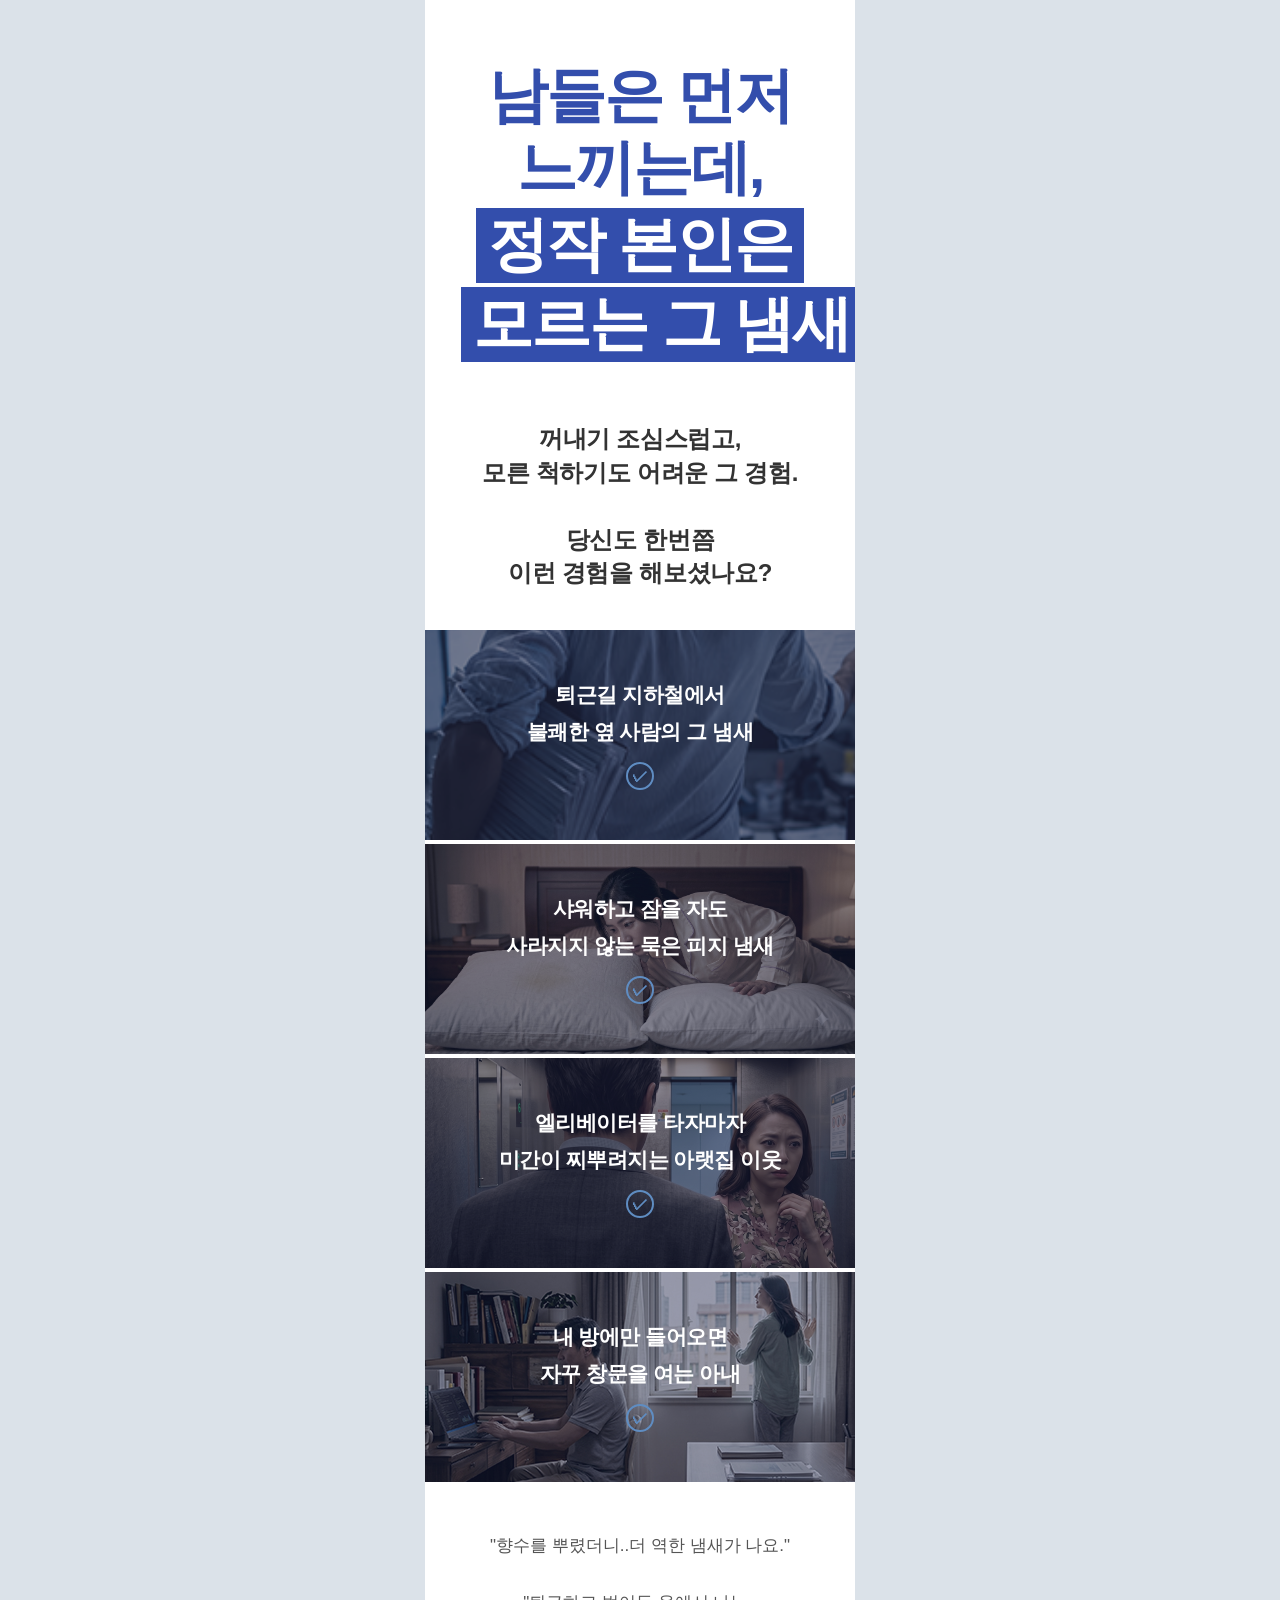
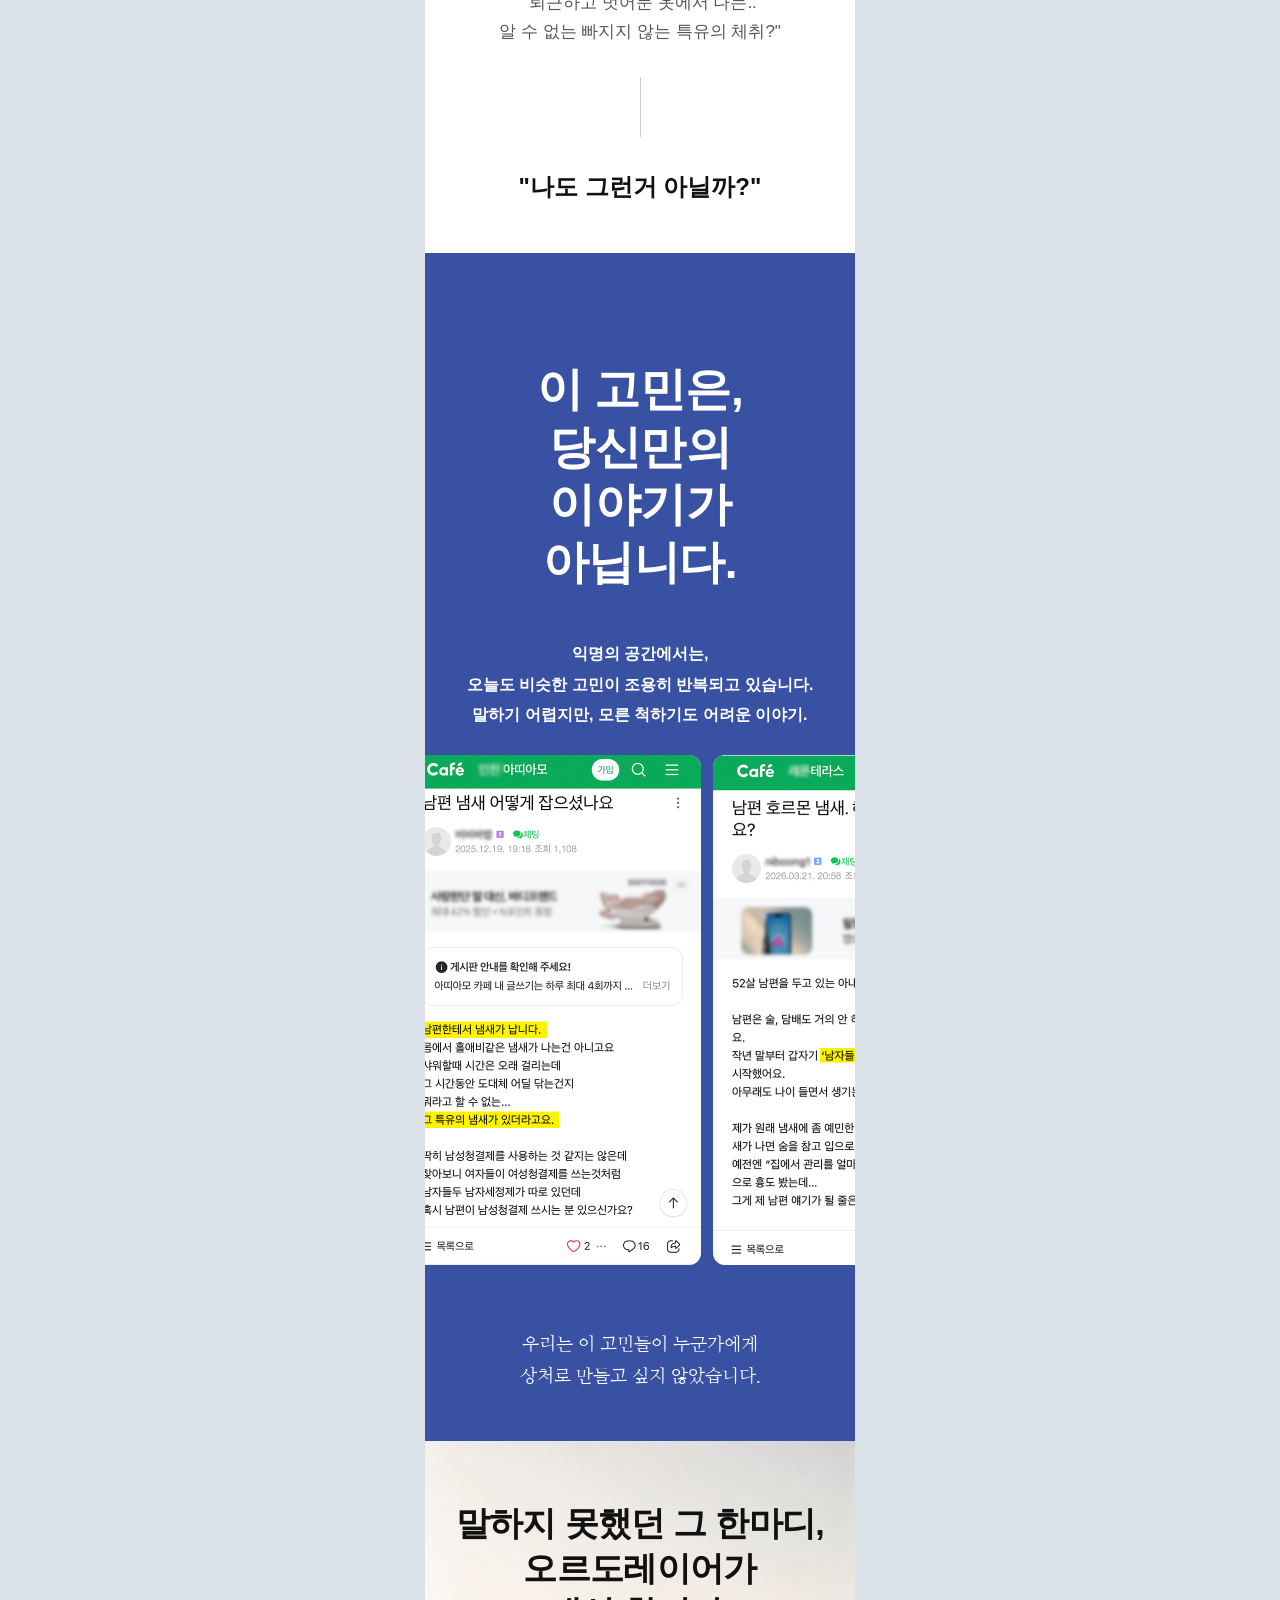
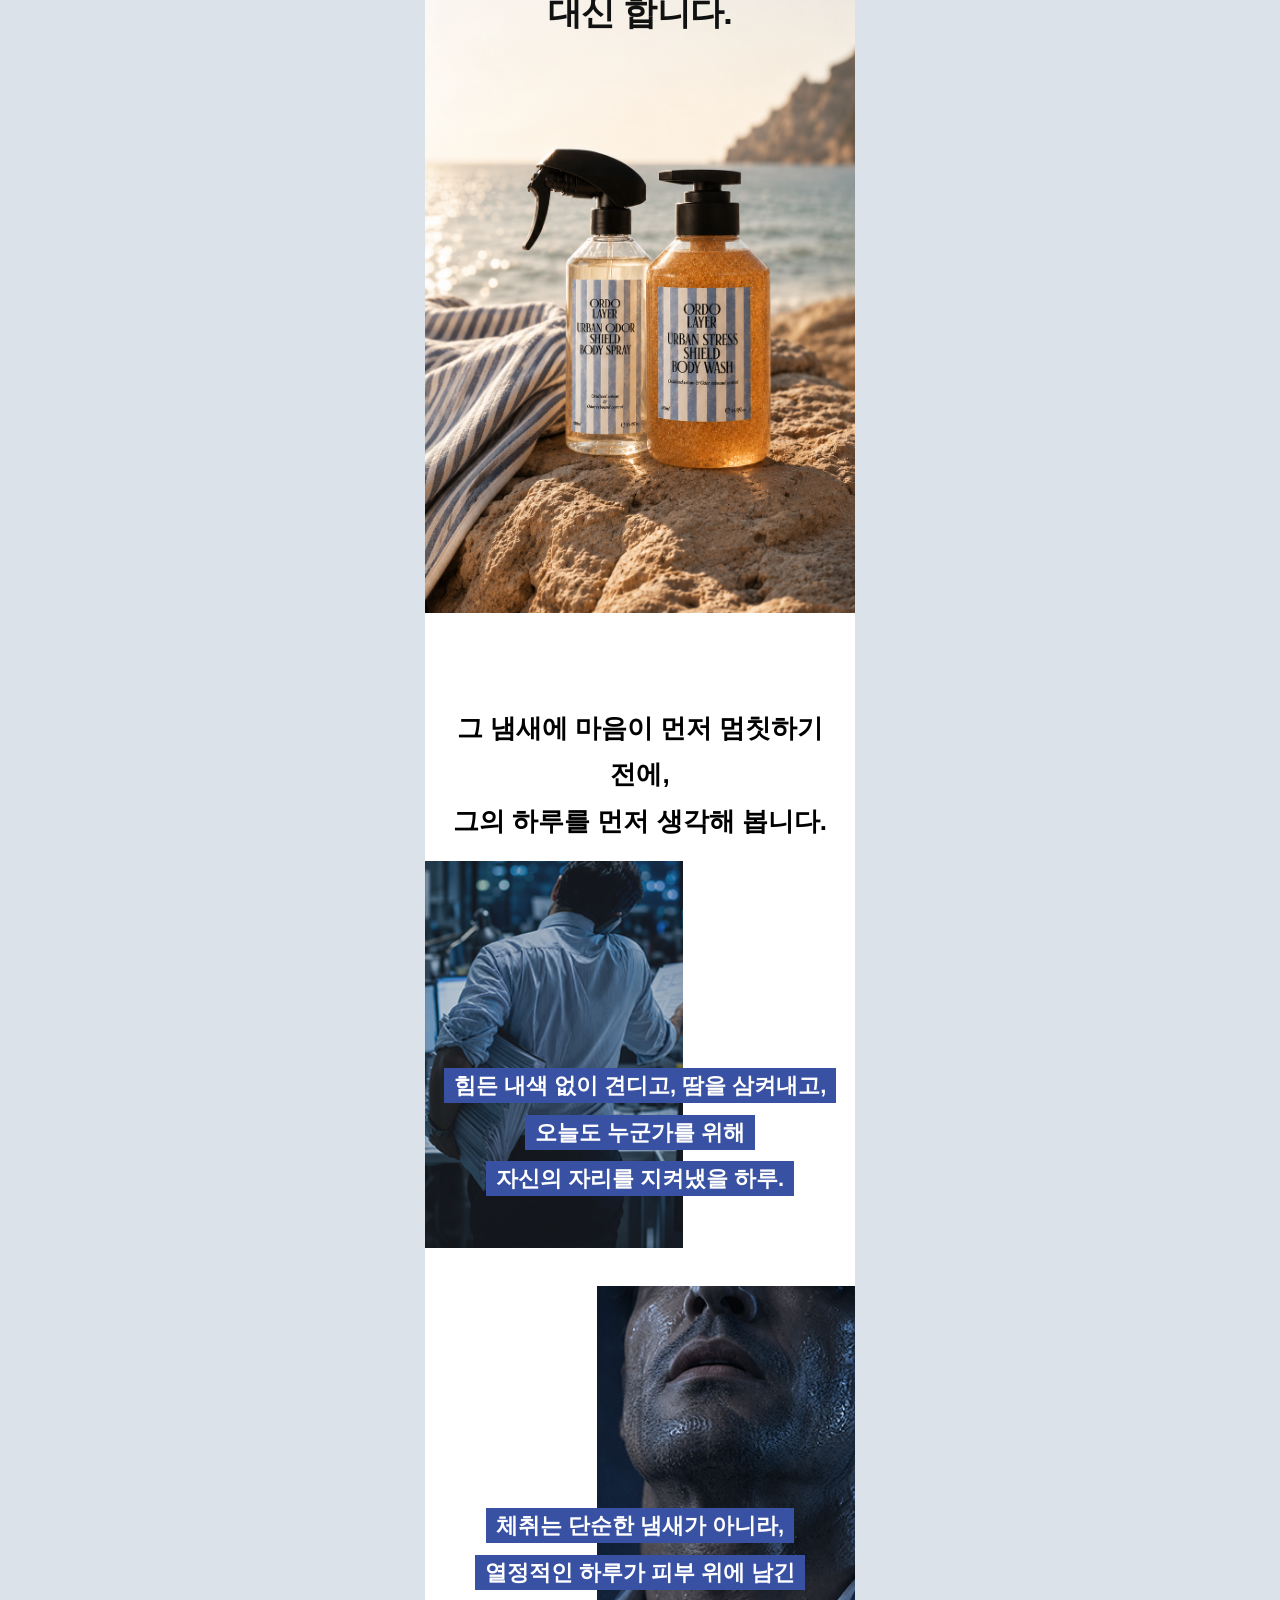
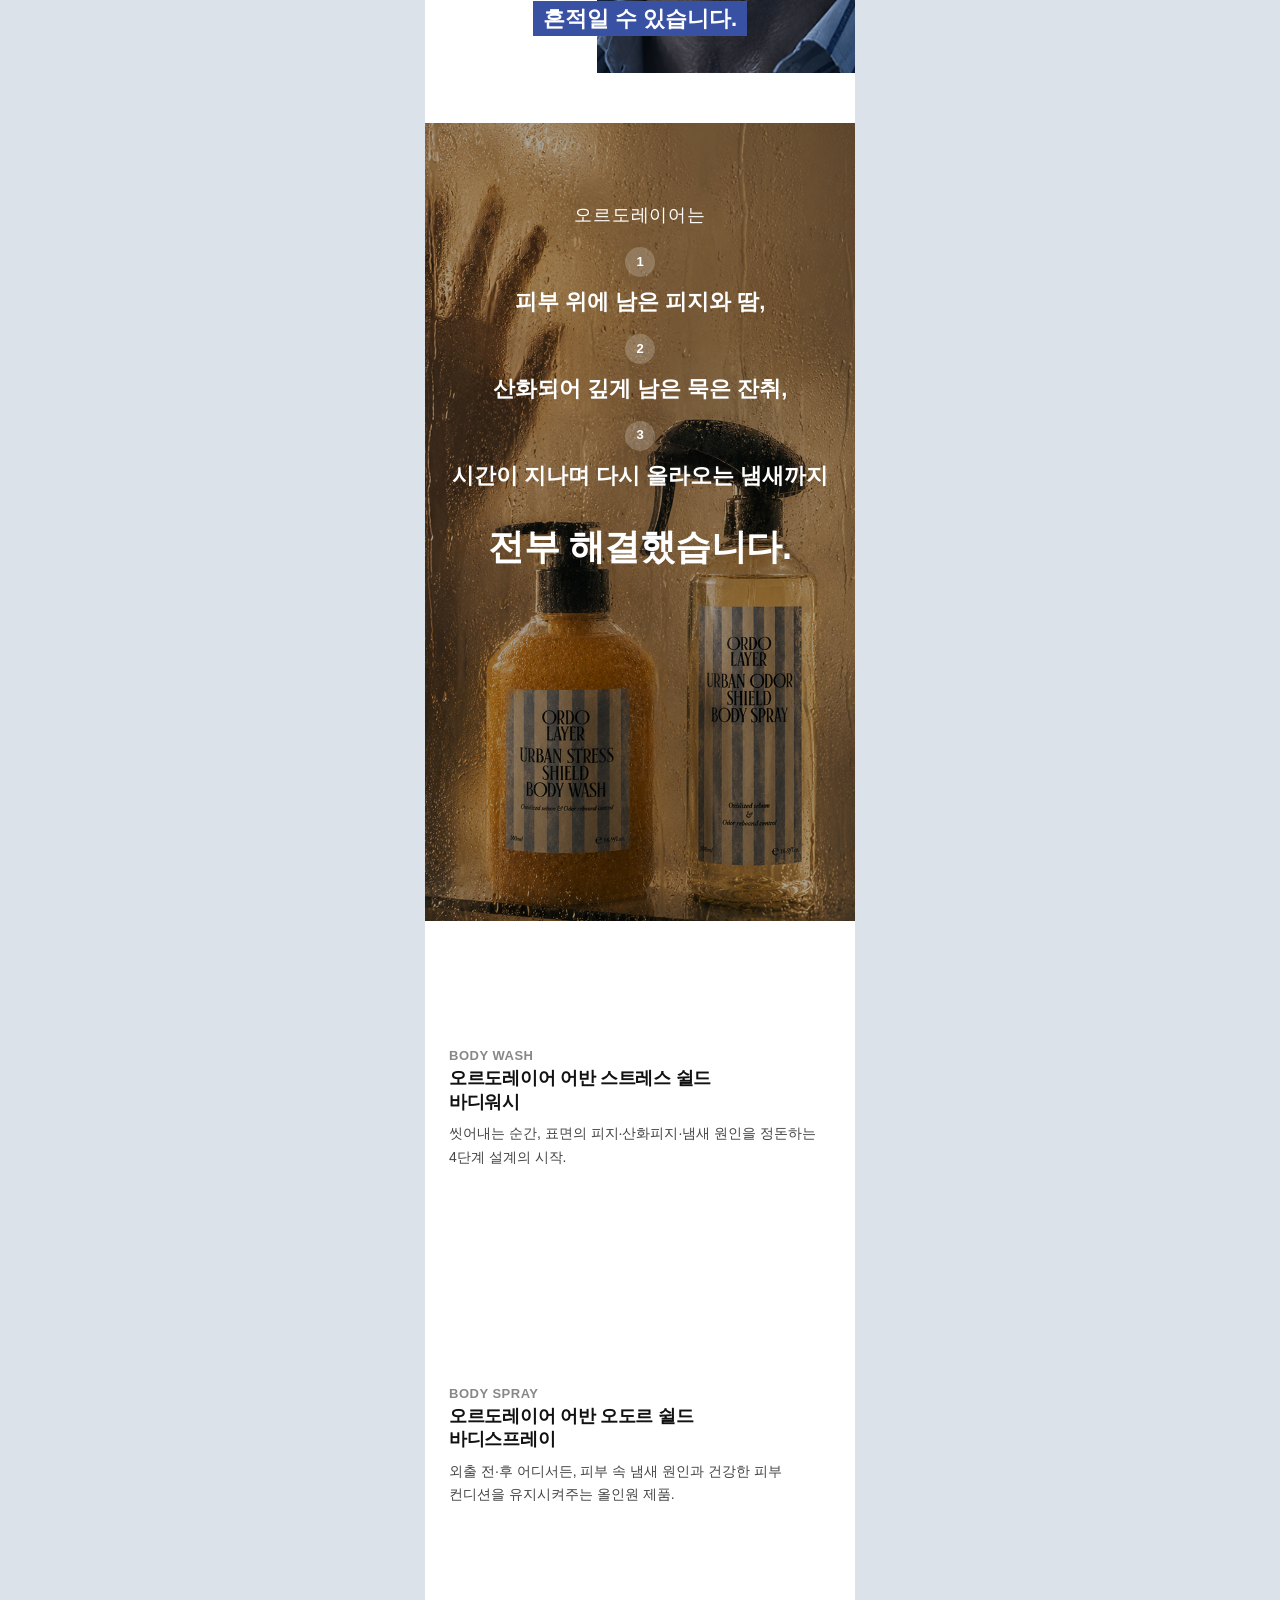
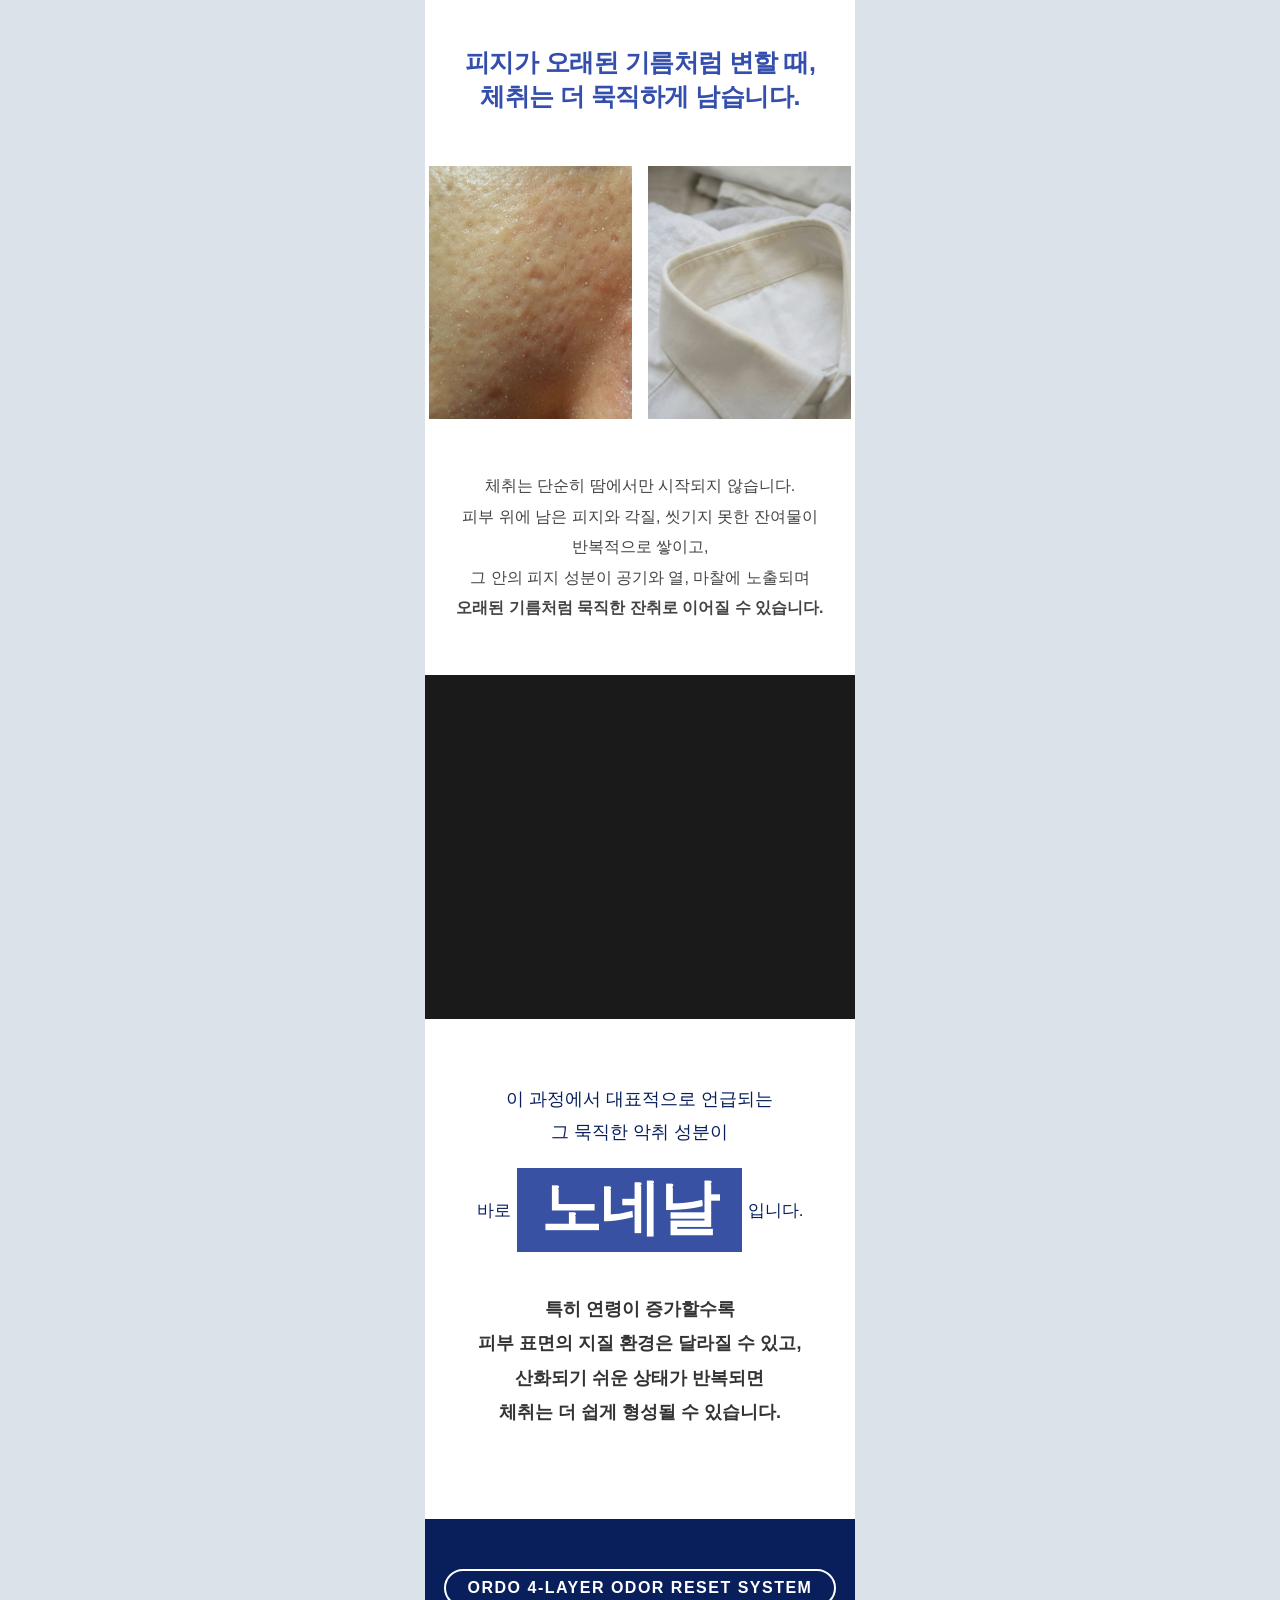
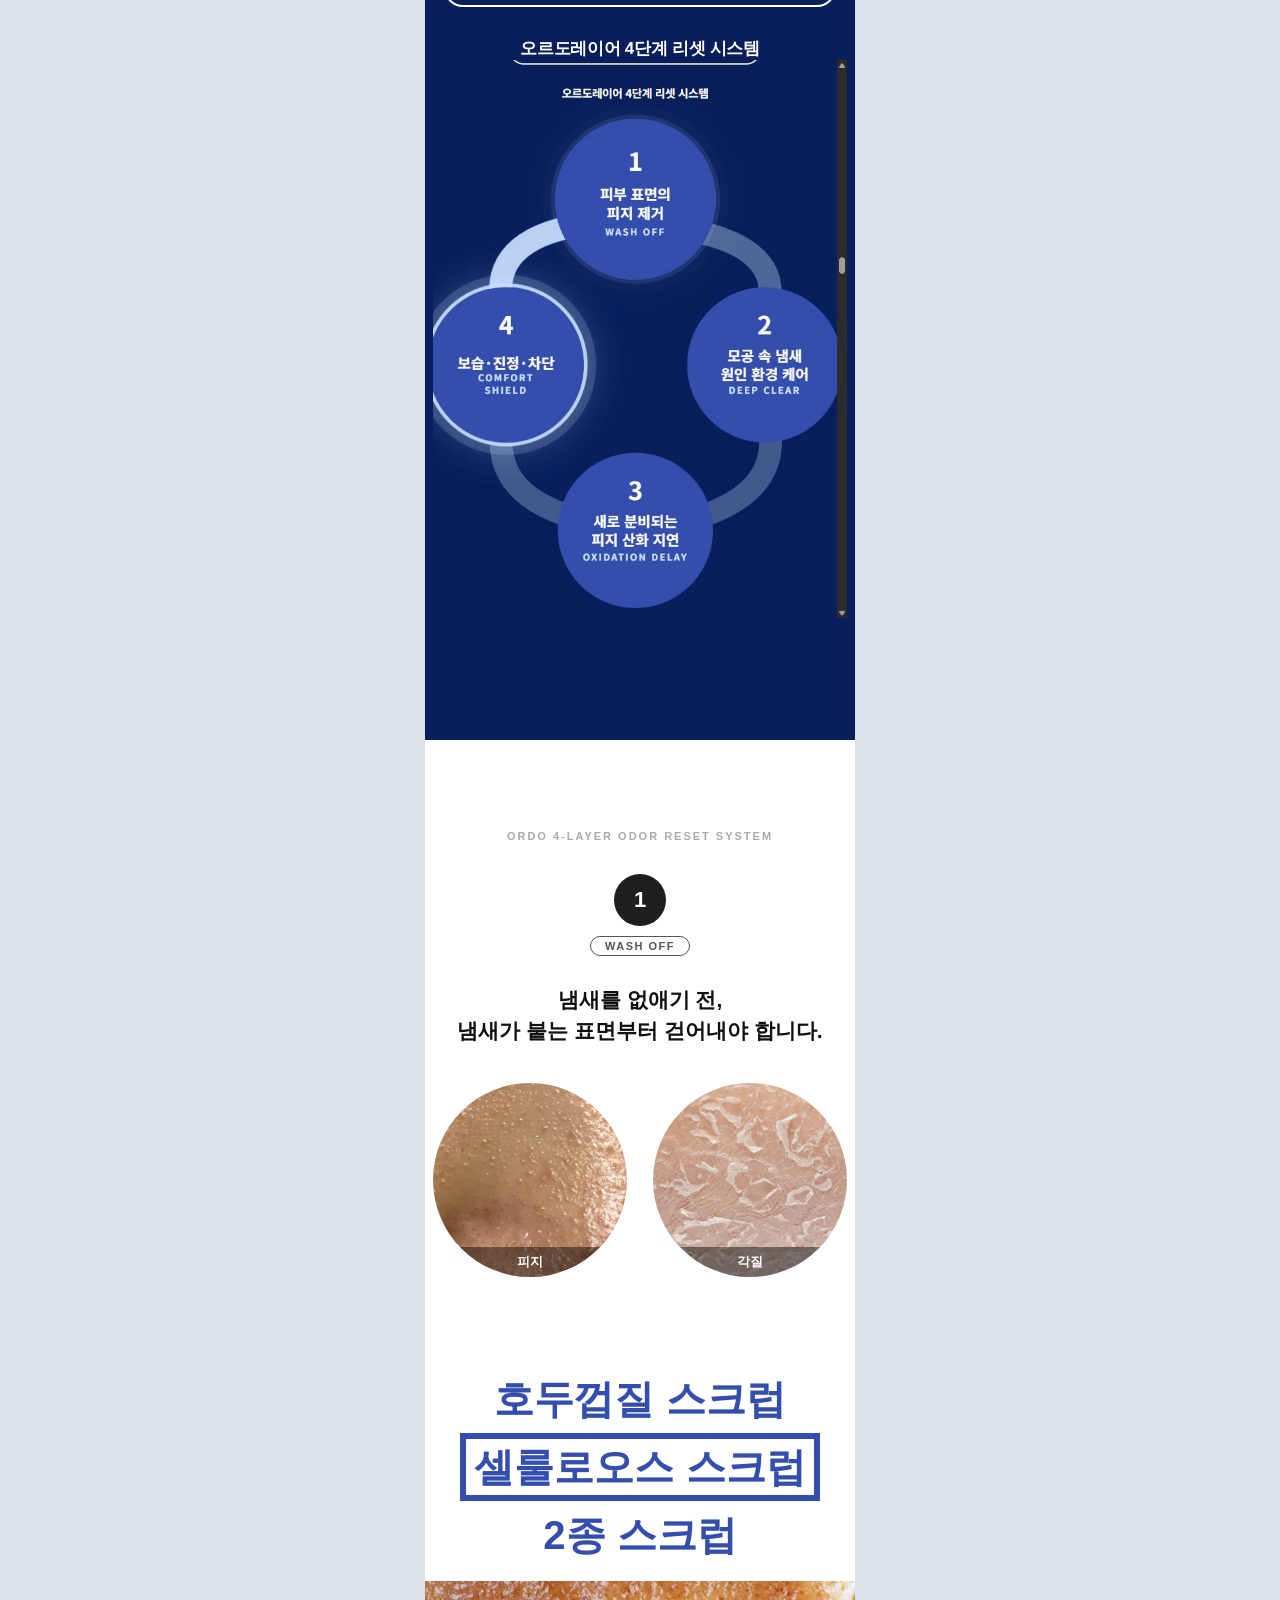
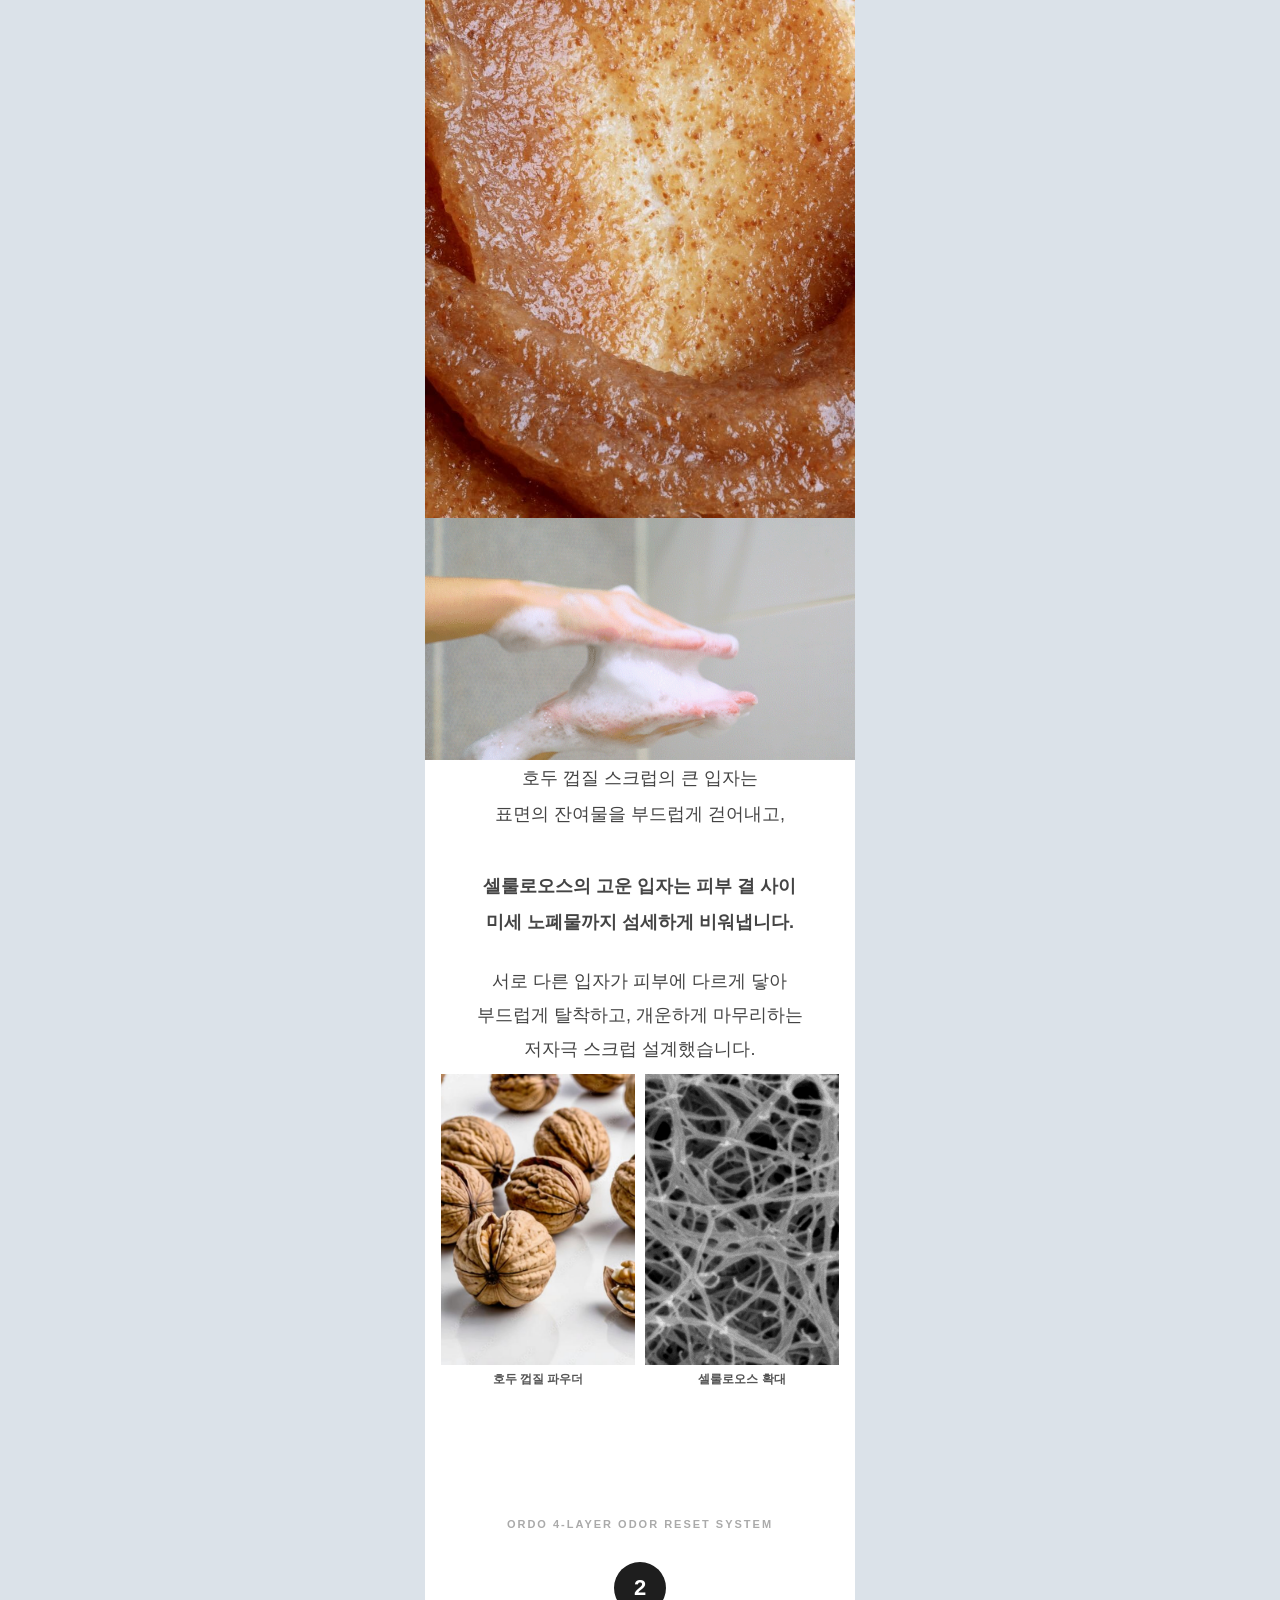
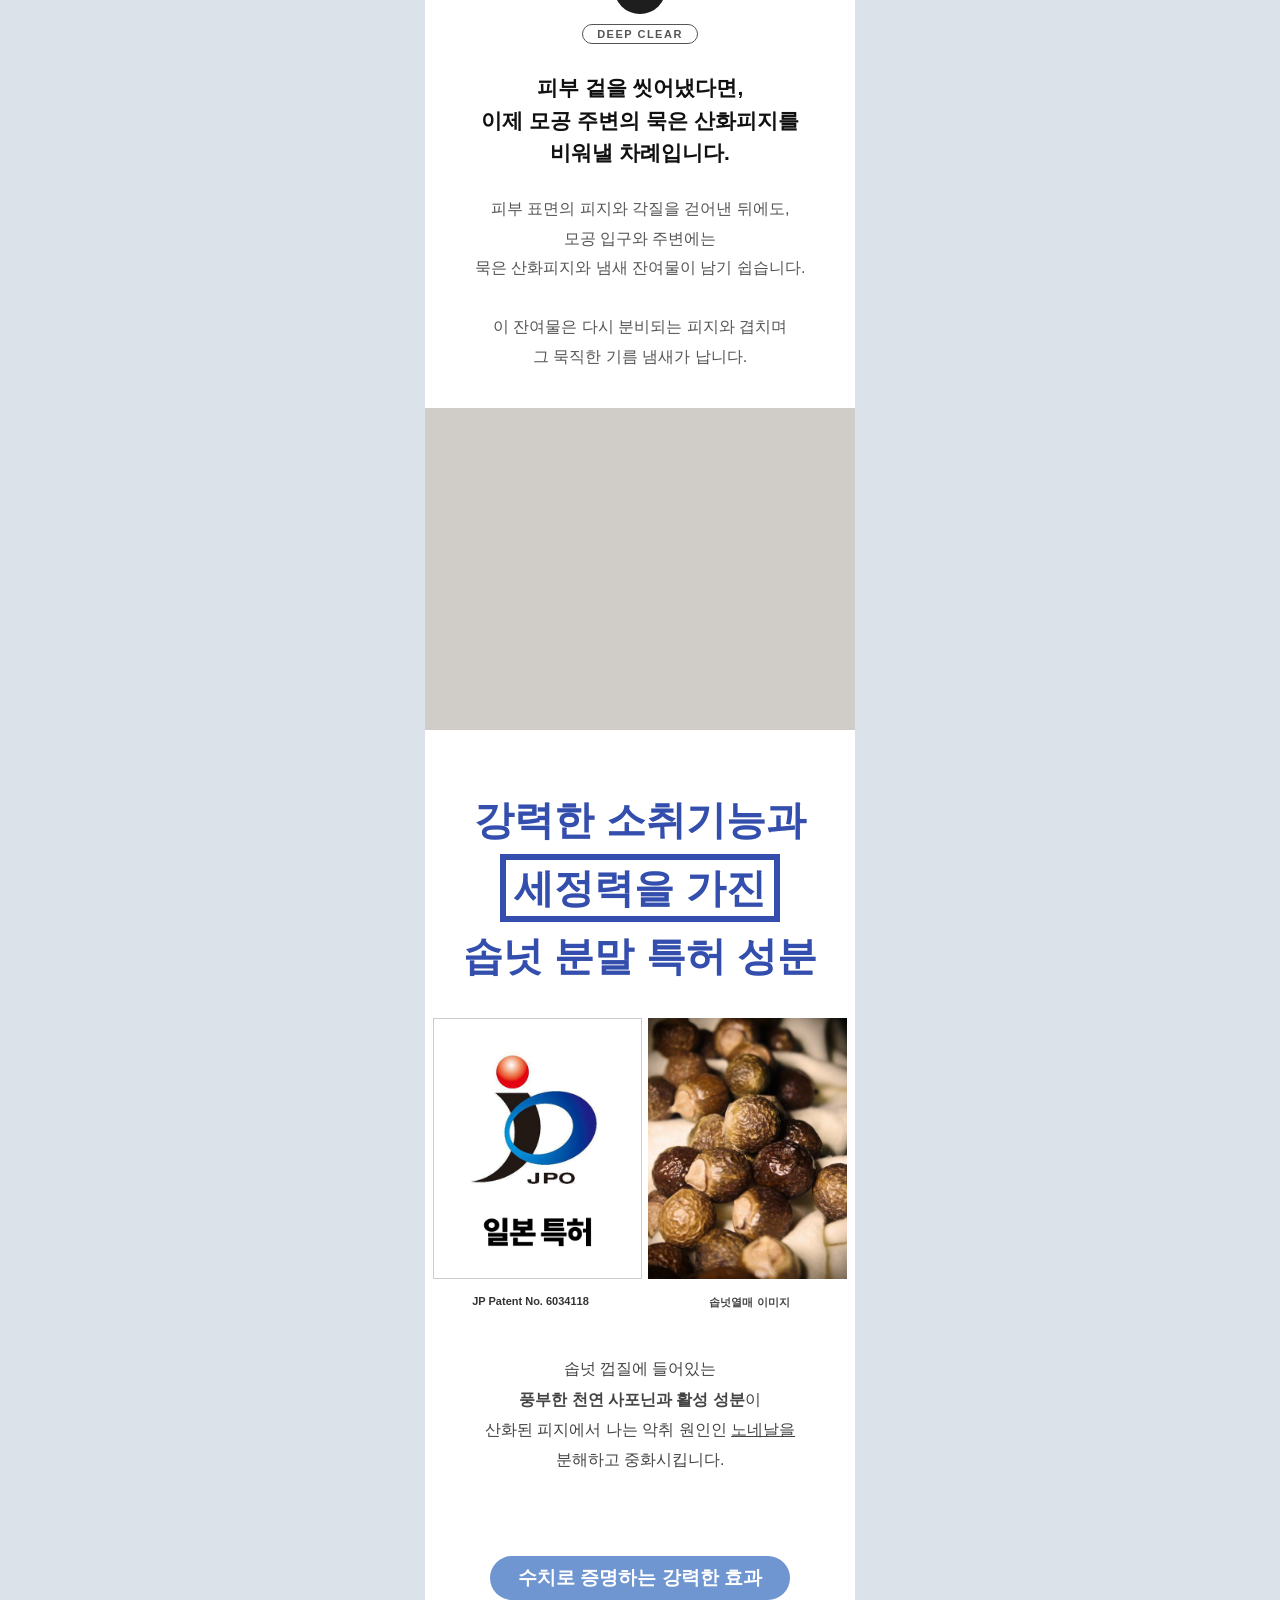
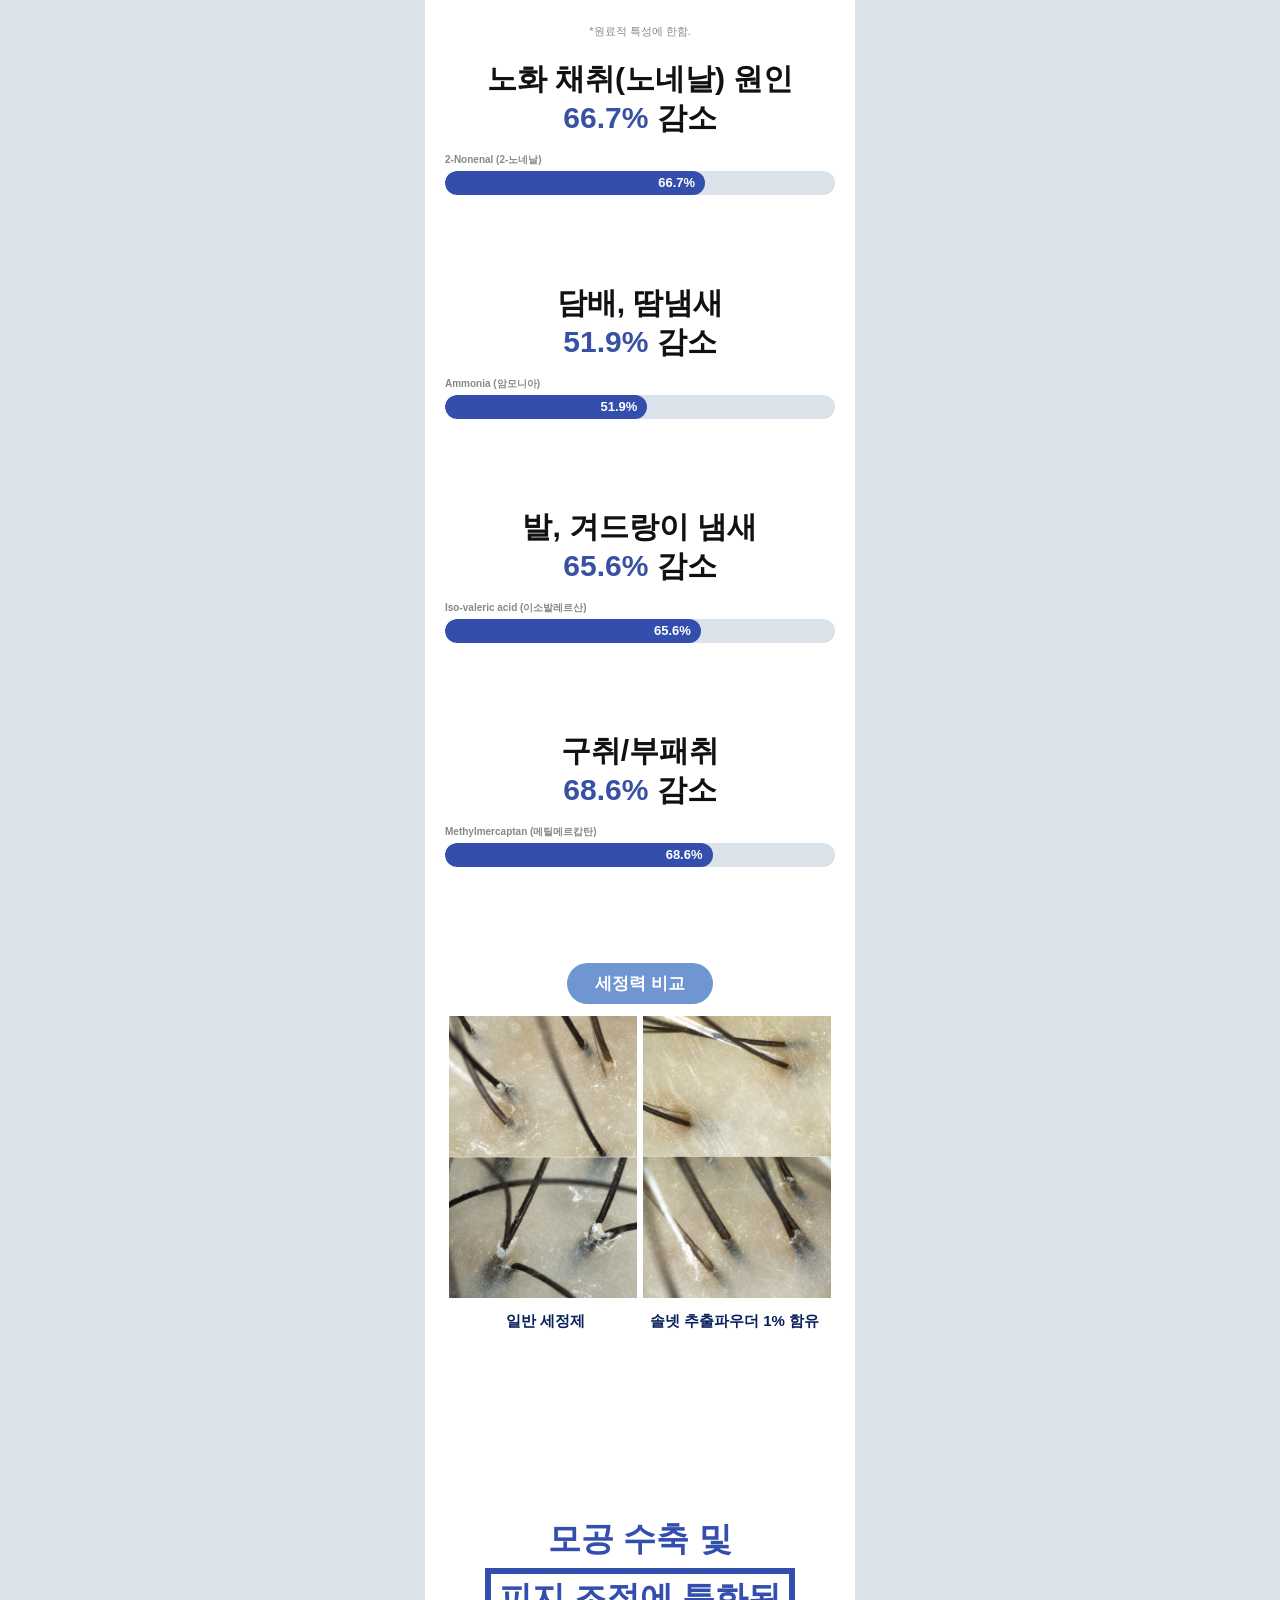
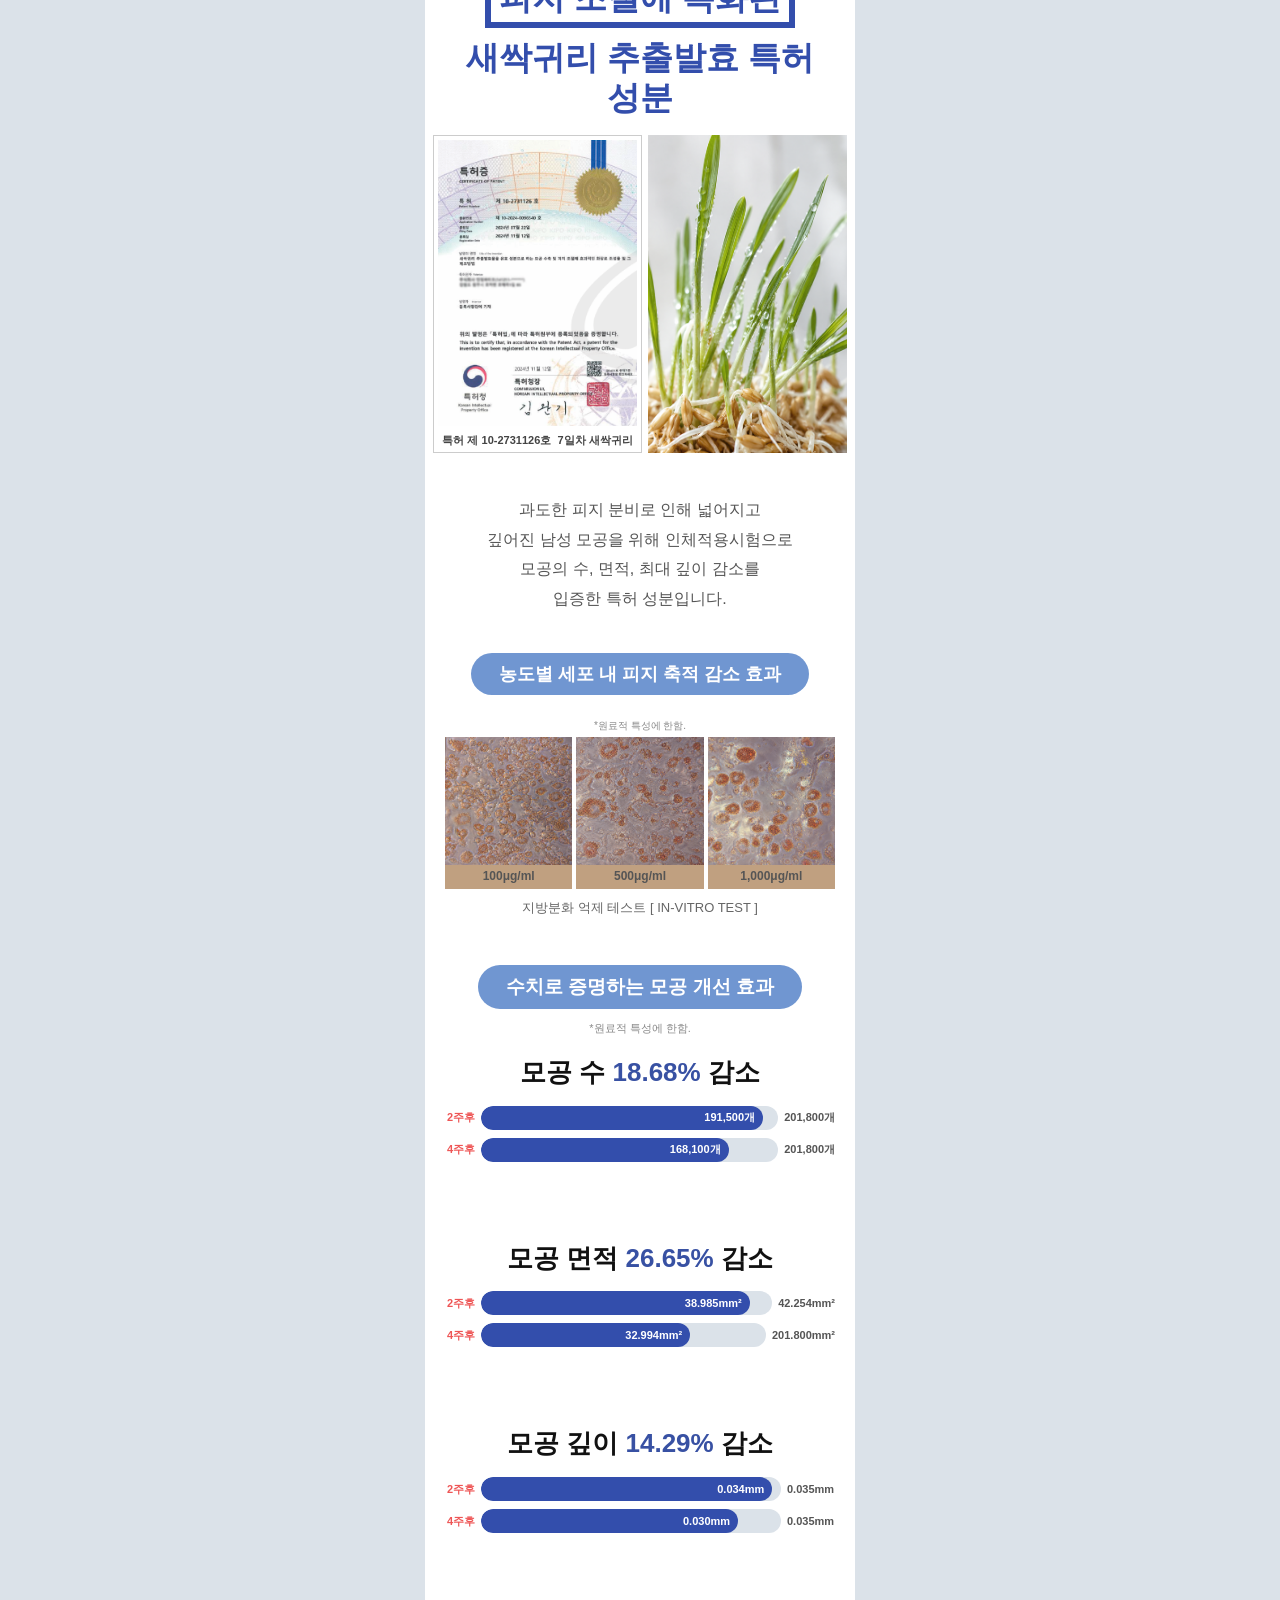
<file: detail-naver-smartstore.html>
<!DOCTYPE html>
<html lang="ko">
<head>
  <meta charset="UTF-8">
  <meta name="viewport" content="width=device-width, initial-scale=1.0, maximum-scale=1.0, user-scalable=no">
  <title>ORDO LAYER BODY WASH</title>
  <style>
    @import url('https://fonts.googleapis.com/css2?family=Nanum+Myeongjo&display=swap');
    
    :root {
      --base-width: 393px;
      --max-width: 430px;
    }
    * { margin: 0; padding: 0; box-sizing: border-box; word-break: keep-all; }
    body {
      font-family: 'Apple SD Gothic Neo', 'Noto Sans KR', sans-serif;
      background: #dbe2e9;
      display: flex;
      justify-content: center;
      min-height: 100vh;
    }
    .page-wrapper {
      width: 100%;
      max-width: var(--max-width);
      background: #fff;
      margin: 0 auto;
      overflow-x: hidden;
    }

    /* ===== S1: 문제 제기 ===== */
    .s1-hero {
      background: url('https://viewmdo-stack.github.io/ordo-landing/images/s1-hero.jpg') center/cover no-repeat;
      text-align: center;
      padding: 60px 20px 40px;
    }
    .s1-sub {
      font-size: clamp(26px, 8.5vw, 35px);
      font-weight: 400;
      color: #555;
      line-height: 1.4;
      margin-bottom: 8px;
      letter-spacing: -0.5px;
    }
    .s1-main {
      font-size: clamp(44px, 14vw, 60px);
      font-weight: 800;
      color: #334eac;
      line-height: 1.15;
      letter-spacing: -2px;
      margin-bottom: 60px;
      text-align: center;
      padding: 0 16px;
    }
    .s1-main-line1 {
      display: block;
      color: #334eac;
      background: transparent;
      font-size: clamp(44px, 14vw, 60px);
      font-weight: 800;
      line-height: 1.2;
      letter-spacing: -2px;
      margin-bottom: 4px;
    }
    .s1-main-line2 {
      display: inline-block;
      color: #fff;
      background: #334eac;
      font-size: clamp(44px, 14vw, 60px);
      font-weight: 800;
      line-height: 1.15;
      letter-spacing: -2px;
      padding: 2px 12px 4px;
      margin-bottom: 4px;
    }
    .s1-main-line3 {
      display: inline-block;
      color: #fff;
      background: #334eac;
      font-size: clamp(44px, 14vw, 60px);
      font-weight: 900;
      line-height: 1.15;
      letter-spacing: -2px;
      padding: 2px 12px 4px;
      white-space: nowrap;
    }
    .s1-desc {
      font-size: clamp(18px, 5.5vw, 24px);
      font-weight: 700;
      color: #333;
      line-height: 1.4;
      letter-spacing: -0.3px;
      word-break: keep-all;
    }

    /* 공감 카드 */
    .s1-cards { padding: 0; }
    .s1-card {
      position: relative;
      width: 100%;
      height: 210px;
      overflow: hidden;
      display: flex;
      flex-direction: column;
      align-items: center;
      justify-content: center;
      text-align: center;
      background: #1a1a1a;
      margin-bottom: 4px;
    }
    .s1-card::before {
      content: '';
      position: absolute;
      inset: 0;
      background: rgba(0,0,0,0);
      z-index: 1;
    }
    .s1-card-elevator::before {
      content: '';
      position: absolute;
      inset: 0;
      background: rgba(20,30,90,0.45);
      z-index: 1;
    }
    .s1-card-content {
      position: relative;
      z-index: 2;
      padding: 0 24px;
    }
    .s1-card-line1 {
      font-size: clamp(17px, 5.2vw, 21px);
      font-weight: 700;
      color: #fff;
      line-height: 1.4;
      letter-spacing: -0.5px;
      margin-bottom: 8px;
    }
    .s1-card-line2 {
      font-size: clamp(17px, 5.2vw, 21px);
      font-weight: 700;
      color: #fff;
      line-height: 1.4;
      letter-spacing: -0.5px;
      margin-bottom: 16px;
    }
    .s1-card-check {
      width: 28px;
      height: 28px;
      margin: 0 auto;
    }

    /* 인용구 */
    .s1-quotes {
      padding: 32px 28px;
      background: #fff;
    }
    .s1-quote {
      text-align: center;
      font-size: clamp(15px, 4.3vw, 17px);
      font-weight: 400;
      color: #555;
      line-height: 1.7;
      padding: 14px 0;
      border-bottom: none;
    }
    .s1-divider {
      width: 1px;
      height: 60px;
      background: #ccc;
      margin: 16px auto;
      display: block;
    }
    .s1-quote-last {
      font-size: clamp(18px, 6vw, 24px) !important;
      font-weight: 800 !important;
      color: #111 !important;
      border-bottom: none !important;
    }

    /* 마무리 */
    .s1-closing {
      background: #111;
      text-align: center;
      padding: 48px 24px;
    }
    .s1-closing-q {
      font-size: clamp(20px, 6.5vw, 26px);
      font-weight: 800;
      color: #fff;
      line-height: 1.4;
      letter-spacing: -0.5px;
      margin-bottom: 12px;
    }
    .s1-closing-q span {
      color: #4A90E2;
      display: block;
      font-size: clamp(24px, 7vw, 32px);
    }
    .s1-closing-sub {
      font-size: clamp(12px, 3.5vw, 14px);
      color: rgba(255,255,255,0.5);
      line-height: 1.6;
    }

    /* ===== S2 이후 ===== */
    .section {
      padding: 60px 24px;
      border-bottom: 1px solid #eee;
    }
    .section-label {
      font-size: clamp(11px, 3vw, 12px);
      font-weight: 600;
      color: #4A90E2;
      letter-spacing: 2px;
      text-transform: uppercase;
      text-align: center;
      margin-bottom: 16px;
    }
    .section-title {
      font-size: clamp(20px, 6.5vw, 26px);
      font-weight: 800;
      color: #111;
      line-height: 1.35;
      text-align: center;
      letter-spacing: -0.5px;
      margin-bottom: 16px;
    }
    .section-body {
      font-size: clamp(13px, 3.8vw, 15px);
      color: #555;
      line-height: 1.8;
      text-align: center;
    }
    .img-placeholder {
      width: 100%;
      height: 220px;
      background: #e8e8e8;
      border-radius: 8px;
      display: flex;
      align-items: center;
      justify-content: center;
      color: #aaa;
      font-size: clamp(11px, 3.3vw, 13px);
      margin: 20px 0;
    }

    /* S9 4-LAYER */
    .s9-layer {
      background: #111;
      color: #fff;
      padding: 60px 24px;
    }
    .s9-layer .section-label { color: #4A90E2; }
    .s9-layer .section-title { color: #fff; }
    .s9-layer .section-body { color: rgba(255,255,255,0.7); }
    .layer-item {
      background: #1e1e1e;
      border-radius: 12px;
      padding: 20px;
      margin-top: 16px;
      border-left: 3px solid #4A90E2;
      text-align: left;
    }
    .layer-item h3 {
      font-size: clamp(13px, 4vw, 16px);
      font-weight: 700;
      color: #fff;
      margin-bottom: 6px;
    }
    .layer-item p {
      font-size: clamp(11px, 3.3vw, 13px);
      color: rgba(255,255,255,0.6);
      line-height: 1.6;
    }


    /* ===== S2 ===== */
    .s2-section {
      background: #3851a3;
      text-align: center;
      padding: 108px 28px 0;
    }
    .s2-caption-top {
      font-size: clamp(14px, 4.5vw, 18px);
      font-family: 'Nanum Myeongjo', serif;
      color: #fff;
      text-align: center;
      margin-top: 16px;
      padding: 48px 28px;
      line-height: 1.8;
    }
    .s2-main {
      font-size: clamp(34px, 11vw, 46px);
      font-weight: 900;
      color: #fff;
      line-height: 1.25;
      letter-spacing: -0.5px;
      word-break: keep-all;
      margin-bottom: 48px;
    }
    .s2-sub {
      font-size: clamp(13px, 4vw, 16px);
      font-weight: 700;
      color: #fff;
      line-height: 1.9;
    }

    /* ===== S2 슬라이더 ===== */
    .s2-slider-wrap {
      overflow: hidden;
      width: 100%;
      padding: 24px 0 0;
      background: #3851a3;
    }
    .s2-slider-track {
      display: flex;
      gap: 12px;
      width: max-content;
    }
    
    .s2-slide {
      width: 300px;
      height: 510px;
      background: #e0dbd6;
      border-radius: 12px;
      flex-shrink: 0;
      display: flex;
      align-items: center;
      justify-content: center;
      font-size: clamp(11px, 3.3vw, 13px);
      color: #999;
      font-weight: 500;
      overflow: hidden;
    }
    
  
    .s2-caption {
      font-size: clamp(12px, 3.5vw, 14px);
      font-family: 'Nanum Myeongjo', serif;
      color: #555;
      text-align: center;
      margin: 16px 0 0;
      padding: 0 20px;
      line-height: 1.6;
    }

    /* ===== S3 메인이미지 ===== */
    .s3-section {
      background: #fff;
      padding: 0;
      margin-top: 0;
    }
    .s3-img-wrap {
      position: relative;
      width: 100%;
    }
    .s3-img-placeholder {
      width: 100%;
      aspect-ratio: 3 / 5.38;
      background: #d0ccc8;
      display: block;
      overflow: hidden;
    }
    .s3-copy-overlay {
      position: absolute;
      top: 60px;
      left: 0;
      right: 0;
      padding: 0 28px;
      text-align: center;
    }
    .s3-copy {
      font-size: clamp(26px, 8vw, 34px);
      font-weight: 800;
      color: #111;
      line-height: 1.3;
      letter-spacing: -0.02em;
    }

    .s3-sub {
      font-size: clamp(20px, 6.5vw, 26px);
      font-weight: 700;
      color: #111;
      line-height: 1.45;
      padding: 64px 28px 0;
      text-align: left;
    }
    .s3-sq-wrap {
      padding: 60px 0 0;
    }
    .s3-sq-row {
      display: block;
      position: relative;
      overflow: visible;
    }
    .s3-sq-img-wrap {
      position: relative;
      overflow: hidden;
      flex-shrink: 0;
      width: 60%;
      aspect-ratio: 2 / 3;
      transform: translateX(-100vw);
      opacity: 0;
      transition: transform 1.25s cubic-bezier(0.25,0.46,0.45,0.94), opacity 1.25s ease;
    }
    .s3-sq-img-wrap.in-view {
      transform: translateX(0);
      opacity: 1;
    }
    .s3-sq-placeholder {
      width: 100%;
      height: 100%;
      background: #c8c4be;
    }
    .s3-sq-text {
      position: absolute;
      bottom: 16px;
      left: 16px;
      right: 16px;
      text-align: left;
      word-break: keep-all;
      padding: 0;
      margin: 0;
      opacity: 0;
      transition: opacity 0.75s ease 0.4s;
    }
    .s3-sq-text.in-view {
      opacity: 1;
    }
    .s3-sq-wrap2 {
      margin-top: 10px;
      padding: 28px 0 0;
    }
    .s3-sq-row2 {
      display: block;
      position: relative;
      overflow: visible;
    }
    .s3-sq-img-wrap2 {
      position: relative;
      overflow: hidden;
      flex-shrink: 0;
      width: 60%;
      aspect-ratio: 2 / 3;
      transform: translateX(100vw);
      opacity: 0;
      transition: transform 1.25s cubic-bezier(0.25,0.46,0.45,0.94), opacity 1.25s ease;
      margin-left: auto;
    }
    .s3-sq-img-wrap2.in-view2 {
      transform: translateX(0);
      opacity: 1;
    }
    .s3-sq-placeholder2 {
      width: 100%;
      height: 100%;
      background: #c8c4be;
    }
    .s3-sq-text2 {
      position: absolute;
      bottom: 16px;
      left: 16px;
      right: 16px;
      text-align: left;
      word-break: keep-all;
      padding: 0;
      margin: 0;
      opacity: 0;
      transition: opacity 1.25s ease 0.4s;
    }
    .s3-sq-text2.in-view2 {
      opacity: 1;
    }

    /* ===== S4 ===== */
    .s4-section {
      padding: 0;
      margin-top: 50px;
      position: relative;
      overflow: visible;
    }
    .s4-main-title {
      font-size: clamp(14px, 4.5vw, 18px);
      font-weight: 400;
      letter-spacing: 0.04em;
      color: #fff;
      text-align: center;
      padding-top: 40px;
      margin-bottom: 20px;
      position: relative;
      z-index: 1;
    }
    /* S4 텍스트 순차 페이드인 */
    .s4-fade-item {
      opacity: 0;
      transform: translateY(-24px);
      transition: opacity 0.65s ease, transform 0.65s ease;
    }
    .s4-fade-item.s4-visible {
      opacity: 1;
      transform: translateY(0);
    }
    .s4-numbered-list {
      list-style: none;
      padding: 0;
      margin: 0 0 16px;
      position: relative;
      z-index: 1;
    }
    .s4-numbered-list li {
      display: flex;
      flex-direction: column;
      align-items: center;
      gap: 10px;
      margin-bottom: 16px;
      font-size: clamp(17px, 5.5vw, 22px);
      font-weight: 700;
      line-height: 1.4;
      color: #fff;
      text-align: center;
    }
    .s4-num {
      width: 30px;
      height: 30px;
      border-radius: 50%;
      background: rgba(255,255,255,0.2);
      color: #fff;
      font-size: clamp(11px, 3.3vw, 13px);
      font-weight: 700;
      display: flex;
      align-items: center;
      justify-content: center;
    }
    .s4-closing {
      font-size: clamp(14px, 4.5vw, 18px);
      font-weight: 400;
      color: #fff;
      text-align: center;
      margin-bottom: 0;
      margin-top: 32px;
      padding: 0 16px 40px;
      position: relative;
      z-index: 1;
    }

    /* ===== S5 ===== */
    .s5-section {
      padding: 80px 0 50px;
      background: #fff;
      margin-top: 27px;
    }
    .s5-main-copy {
      padding: 0 20px;
      font-size: clamp(19px, 6.2vw, 25px);
      font-weight: 800;
      color: #334eac;
      line-height: 1.35;
      letter-spacing: -0.5px;
      text-align: center;
      margin-bottom: 52px;
      word-break: keep-all;
    }
    .s5-img-row {
      display: flex;
      gap: 16px;
      margin-bottom: 52px;
      padding: 0 4px;
    }
    .s5-img-item {
      flex: 1;
      aspect-ratio: 4 / 5;
      overflow: hidden;
      display: flex;
      align-items: flex-end;
      justify-content: center;
      font-size: clamp(10px, 2.8vw, 11px);
      color: #888;
      text-align: center;
    }
    .s5-sub-copy {
      padding: 0 20px;
      font-size: clamp(14px, 4vw, 16px);
      font-weight: 400;
      color: #444;
      line-height: 1.9;
      text-align: center;
      margin-bottom: 52px;
      word-break: keep-all;
    }
    .s5-video-wrap {
      width: 100%;
      aspect-ratio: 5 / 4;
      background: #1a1a1a;
      display: flex;
      align-items: center;
      justify-content: center;
      font-size: clamp(11px, 3.3vw, 13px);
      color: #666;
      margin-top: 47px;
      margin-bottom: 64px;
    }
    .s5-desc-wrap {
      text-align: center;
      padding: 0 20px;
    }
    .s5-desc-pre {
      font-size: clamp(14px, 4.5vw, 18px);
      font-weight: 400;
      color: #081f5c;
      line-height: 1.8;
      margin-bottom: 20px;
    }
    .s5-keyword-line {
      display: flex;
      align-items: center;
      justify-content: center;
      gap: 6px;
      margin-bottom: 40px;
      flex-wrap: wrap;
    }
    .s5-keyword-pre {
      font-size: clamp(14px, 4.3vw, 17px);
      font-weight: 400;
      color: #081f5c;
    }
    .s5-keyword {
      font-size: clamp(44px, 14vw, 60px);
      font-weight: 900;
      color: #fff;
      letter-spacing: -1px;
      line-height: 1;
      background: #3851a3;
      border: none;
      padding: 10px 24px 14px;
      display: inline-block;
      animation: nonenal-pulse 0.9s ease-in-out infinite;
    }
    @keyframes nonenal-pulse {
      0%, 100% { opacity: 1; transform: scale(1); }
      50% { opacity: 0.35; transform: scale(0.96); }
    }
    .s5-keyword-post {
      font-size: clamp(14px, 4.3vw, 17px);
      font-weight: 400;
      color: #081f5c;
    }
    .s5-desc-post {
      font-size: clamp(14px, 4.5vw, 18px);
      font-weight: 700;
      color: #333;
      line-height: 1.9;
      text-align: center;
      word-break: keep-all;
    }

    /* ===== S6 섹션 ===== */
    .s6-section {
      padding: 50px 0 50px;
      background: #081f5c;
      margin-top: 40px;
    }
    .s6-main-copy {
      font-size: clamp(22px, 6.8vw, 27px);
      font-weight: 800;
      color: #fff;
      line-height: 1.55;
      letter-spacing: -0.5px;
      text-align: center;
      margin-bottom: 52px;
      padding: 0 24px;
      word-break: keep-all;
    }
    .s6-video-wrap {
      aspect-ratio: 5 / 4;
      background: #0d2459;
      display: flex;
      align-items: center;
      justify-content: center;
      font-size: clamp(11px, 3.3vw, 13px);
      color: #fff;
      margin: 0 12px 52px;
    }
    .s6-sub-copy {
      font-size: clamp(14px, 4.3vw, 17px);
      font-weight: 400;
      color: #444;
      line-height: 1.9;
      text-align: center;
      margin-bottom: 56px;
      padding: 0 24px;
      word-break: keep-all;
    }
    .s6-sub-copy strong {
      font-weight: 800;
      color: #111;
    }
    .s6-system-title {
      display: inline-block;
      border: 2px solid #fff;
      border-radius: 999px;
      padding: 8px 22px;
      font-size: clamp(15px, 4vw, 16px);
      font-weight: 800;
      color: #fff;
      text-align: center;
      letter-spacing: 1.5px;
      margin-bottom: 24px;
    }
    .s6-diagram-wrap {
      width: 100%;
      padding: 0 8px;
      box-sizing: border-box;
      margin-bottom: 72px;
    }
    .s6-svg {
      width: 100%;
      height: auto;
      display: block;
      overflow: visible;
    }
    .s6-circle {
      fill: #334eac;
    }
    .s6-num {
      fill: #fff;
      font-size: clamp(20px, 6vw, 24px);
      font-weight: 900;
      font-family: inherit;
      text-anchor: middle;
      dominant-baseline: middle;
    }
    .s6-txt {
      fill: #fff;
      font-size: clamp(12px, 3.5vw, 14px);
      font-weight: 600;
      font-family: inherit;
      text-anchor: middle;
      dominant-baseline: middle;
    }
    .s6-lbl {
      fill: #d0e3ff;
      font-size: clamp(8px, 2.3vw, 9px);
      font-weight: 700;
      font-family: inherit;
      text-anchor: middle;
      letter-spacing: 1.5px;
    }
    .s6-arrow {
      stroke: #c8deff;
      stroke-width: 22;
      stroke-linecap: round;
      fill: none;
    }

    /* ===== S7 섹션 ===== */
    .s7-section {
      padding: 50px 0 0;
      background: #fff;
      margin-top: 40px;
    }
    .s7-sys-label {
      font-size: clamp(10px, 2.8vw, 11px);
      font-weight: 700;
      color: #aaa;
      letter-spacing: 2px;
      text-align: center;
      margin-bottom: 32px;
      padding: 0 20px;
    }
    .s7-step-wrap {
      display: flex;
      flex-direction: column;
      align-items: center;
      margin-bottom: 28px;
    }
    .s7-step-num {
      width: 52px;
      height: 52px;
      border-radius: 50%;
      background: #1e1e1e;
      color: #fff;
      font-size: clamp(17px, 5.5vw, 22px);
      font-weight: 900;
      display: flex;
      align-items: center;
      justify-content: center;
      margin-bottom: 10px;
    }
    .s7-step-tag {
      display: inline-block;
      border: 1.5px solid #555;
      border-radius: 20px;
      padding: 3px 14px;
      font-size: clamp(10px, 2.8vw, 11px);
      font-weight: 700;
      color: #555;
      letter-spacing: 1.5px;
    }
    .s7-main-copy {
      font-size: clamp(17px, 5.2vw, 21px);
      font-weight: 800;
      color: #111;
      line-height: 1.5;
      text-align: center;
      margin-bottom: 36px;
      padding: 0 20px;
      word-break: keep-all;
    }
    .s7-circles {
      display: flex;
      gap: 10px;
      justify-content: center;
      margin-bottom: 88px;
      padding: 0;
    }
    .s7-circle {
      flex: 1;
      aspect-ratio: 1 / 1;
      border-radius: 50%;
      background: #1e1e1e;
      display: flex;
      align-items: flex-end;
      justify-content: center;
      font-size: clamp(11px, 3.3vw, 13px);
      font-weight: 700;
      color: #fff;
      overflow: hidden;
      background-size: cover;
      background-position: center;
      position: relative;
      margin: 0 8px;
    }
    .s7-scrub-anim-wrap {
      text-align: center;
      font-size: clamp(30px, 9.5vw, 40px);
      font-weight: 900;
      color: #334eac;
      line-height: 1.0;
      margin-bottom: 12px;
    }
    .s7-scrub-word {
      display: inline-block;
      padding: 4px 8px;
      border: 6px solid transparent;
      color: #334eac;
      transition: border-color 0.2s;
      vertical-align: middle;
      line-height: 1.2;
    }
    .s7-scrub-word.active {
      border-color: #334eac;
    }
    @keyframes borderMove {
      0% { border-color: #334eac; box-shadow: 0 0 0 0 rgba(51,78,172,0.4); }
      50% { border-color: #081f5c; box-shadow: 0 0 0 4px rgba(51,78,172,0); }
      100% { border-color: #334eac; box-shadow: 0 0 0 0 rgba(51,78,172,0.4); }
    }
    @keyframes blinkText {
      0%, 100% { opacity: 1; }
      50% { opacity: 0.2; }
    }
    .s7-scrub-wrap {
      text-align: center;
      margin-top: 21px;
      margin-bottom: 12px;
      padding: 0 20px;
    }
    .s7-scrub-sub {
      font-size: clamp(30px, 9.5vw, 40px);
      font-weight: 900;
      color: #334eac;
      margin-bottom: 10px;
      line-height: 1.3;
    }
    .s7-scrub-title {
      font-size: clamp(30px, 9.5vw, 40px);
      font-weight: 900;
      color: #334eac;
      line-height: 1.5;
      word-break: keep-all;
    }
    .s7-scrub-body {
      font-size: clamp(13px, 4vw, 16px);
      font-weight: 400;
      color: #555;
      line-height: 1.85;
      text-align: center;
      margin-bottom: 40px;
      padding: 0 20px;
      word-break: keep-all;
    }
    .s7-video-wrap {
      width: 100%;
      aspect-ratio: 4 / 5;
      background: #1a1a1a;
      display: flex;
      align-items: center;
      justify-content: center;
      font-size: clamp(11px, 3.3vw, 13px);
      color: #666;
    }
    .s7-wide-img {
      width: 100%;
      aspect-ratio: 5 / 3;
      background: #d0ccc8;
      display: flex;
      align-items: center;
      justify-content: center;
      font-size: clamp(11px, 3.3vw, 13px);
      color: #888;
      margin-bottom: 44px;
    }
    .s7-desc-wrap {
      padding: 0 20px;
      margin-bottom: 8px;
    }
    .s7-desc-p {
      font-size: clamp(15px, 4.5vw, 18px);
      font-weight: 400;
      color: #444;
      line-height: 1.9;
      text-align: center;
      word-break: keep-all;
    }
    .s7-desc-p + .s7-desc-p {
      margin-top: 24px;
    }
    .s7-img-row {
      display: flex;
      gap: 10px;
      padding: 0 16px;
    }
    .s7-img-item {
      flex: 1;
      aspect-ratio: 4 / 6;
      background: #d0ccc8;
      display: flex;
      align-items: flex-end;
      justify-content: center;
      padding-bottom: 12px;
      font-size: clamp(10px, 2.8vw, 11px);
      color: #888;
    }

    /* ===== S8 섹션 ===== */
    .s8-section {
      padding: 130px 0 80px;
      background: #fff;
      margin-top: 0;
    }
    .s8-sys-label {
      font-size: clamp(10px, 2.8vw, 11px);
      font-weight: 700;
      color: #aaa;
      letter-spacing: 2px;
      text-align: center;
      margin-bottom: 32px;
      padding: 0 20px;
    }
    .s8-step-wrap {
      display: flex;
      flex-direction: column;
      align-items: center;
      margin-bottom: 28px;
    }
    .s8-step-num {
      width: 52px;
      height: 52px;
      border-radius: 50%;
      background: #1e1e1e;
      color: #fff;
      font-size: clamp(17px, 5.5vw, 22px);
      font-weight: 900;
      display: flex;
      align-items: center;
      justify-content: center;
      margin-bottom: 10px;
    }
    .s8-step-tag {
      display: inline-block;
      border: 1.5px solid #555;
      border-radius: 20px;
      padding: 3px 14px;
      font-size: clamp(10px, 2.8vw, 11px);
      font-weight: 700;
      color: #555;
      letter-spacing: 1.5px;
    }
    .s8-main-copy {
      font-size: clamp(17px, 5.2vw, 21px);
      font-weight: 800;
      color: #111;
      line-height: 1.55;
      text-align: center;
      margin-bottom: 24px;
      padding: 0 20px;
      word-break: keep-all;
    }
    .s8-main-copy u {
      text-underline-offset: 3px;
    }
    .s8-sub-copy {
      font-size: clamp(14px, 4vw, 16px);
      font-weight: 400;
      color: #555;
      line-height: 1.85;
      text-align: center;
      margin-bottom: 36px;
      padding: 0 20px;
      word-break: keep-all;
    }
    .s8-sub-copy u {
      text-underline-offset: 3px;
    }
    .s8-hero-img {
      width: 100%;
      aspect-ratio: 4 / 3;
      background: #d0ccc8;
      display: flex;
      align-items: center;
      justify-content: center;
      font-size: clamp(11px, 3.3vw, 13px);
      color: #888;
      margin-bottom: 20px;
    }
    /* 솝넛 파트 */
    .s8-ingredient-wrap {
      text-align: center;
      padding: 0 20px;
      margin-top: 56px;
      margin-bottom: 28px;
    }
    .s8-ingredient-top {
      font-size: clamp(12px, 3.5vw, 14px);
      font-weight: 500;
      color: #666;
      margin-bottom: 8px;
    }
    .s8-ingredient-sub {
      font-size: clamp(26px, 8vw, 34px);
      font-weight: 900;
      color: #334eac;
      margin-bottom: 0;
      line-height: 1.3;
      word-break: keep-all;
    }
    .s8-ingredient-title {
      font-size: clamp(26px, 8vw, 34px);
      font-weight: 900;
      color: #334eac;
      line-height: 1.3;
      word-break: keep-all;
    }
    .s8-img-row {
      display: flex;
      gap: 6px;
      margin-bottom: 14px;
      padding: 0 8px;
    }
    .s8-img-item {
      flex: 1;
      aspect-ratio: 4 / 5;
      background: #2a2a2a;
      display: flex;
      align-items: flex-end;
      justify-content: center;
      padding-bottom: 12px;
      font-size: clamp(10px, 2.8vw, 11px);
      color: #888;
    }
    .s8-ingredient-desc {
      font-size: clamp(14px, 4vw, 16px);
      font-weight: 400;
      color: #444;
      line-height: 1.9;
      text-align: center;
      padding: 0 20px;
      margin-top: 42px;
      margin-bottom: 80px;
      word-break: keep-all;
    }
    /* 수치 파트 */
    .s8-tag-row {
      display: flex;
      gap: 8px;
      flex-wrap: wrap;
      margin-bottom: 0;
    }
    .s8-tag-row .s8-stats-tag {
      margin-bottom: 0;
    }
    .s8-stats-wrap {
      padding: 0 20px;
    }
    .s8-stats-tag {
      display: block;
      background: #7096d1;
      border: none;
      border-radius: 30px;
      padding: 9px 28px;
      font-size: clamp(15px, 4.8vw, 19px);
      font-weight: 600;
      color: #fff;
      margin: 0 auto 16px;
      width: fit-content;
    }
    .s8-stats-note {
      font-size: clamp(10px, 2.8vw, 11px);
      color: #888;
      text-align: center;
      margin-bottom: 20px;
    }
    .s8-stat-item {
      margin-bottom: 88px;
    }
    .s8-stat-headline {
      font-size: clamp(22px, 7.5vw, 30px);
      font-weight: 900;
      color: #111;
      text-align: center;
      line-height: 1.3;
      margin-bottom: 16px;
      word-break: keep-all;
    }
    .s8-stat-num {
      display: inline-block;
      color: #3851a3;
      animation: statBlink 0.4s step-start infinite;
    }
    @keyframes statBlink {
      0%, 100% { opacity: 1; }
      50% { opacity: 0.15; }
    }
    .s8-bar-wrap {
      margin-bottom: 6px;
    }
    .s8-bar-label {
      font-size: clamp(9px, 2.5vw, 10px);
      font-weight: 600;
      color: #888;
      margin-bottom: 4px;
    }
    .s8-bar-track {
      width: 100%;
      height: 24px;
      background: #dbe2e9;
      border-radius: 999px;
      overflow: hidden;
      position: relative;
    }
    .s8-bar-fill {
      height: 100%;
      background: #334eac;
      border-radius: 999px;
      width: 0;
      transition: width 1.2s ease;
      display: flex;
      align-items: center;
      justify-content: flex-end;
      padding-right: 10px;
    }
    .s8-bar-value {
      font-size: clamp(11px, 3.3vw, 13px);
      font-weight: 700;
      color: #fff;
      line-height: 1;
    }

    /* S8 비교 이미지 */
    .s8-compare-wrap {
      padding: 8px 4px 0;
    }
    .s8-세정력-badge {
      display: block;
      background: #7096d1;
      border: none;
      border-radius: 30px;
      padding: 9px 28px;
      font-size: clamp(14px, 4.3vw, 17px);
      font-weight: 700;
      color: #fff;
      margin: 0 auto 12px;
      width: fit-content;
      text-align: center;
    }
    @keyframes labelBlink {
      0%, 100% { opacity: 1; }
      50% { opacity: 0.3; }
    }
    .s8-stats-wrap .s8-stat-item:last-child {
      margin-bottom: 28px;
    }
    .s8-compare-grid {
      position: relative;
      display: grid;
      grid-template-columns: 1fr 1fr;
      gap: 6px;
      margin-bottom: 12px;
    }
    .s8-compare-img-full {
      aspect-ratio: 4 / 6;
      background: #c8c8c8;
      border-radius: 0;
    }
    .s8-compare-label-row {
      display: flex;
      justify-content: space-between;
      margin-bottom: 8px;
      padding: 0 2px;
    }
    .s8-compare-label {
      font-size: clamp(13px, 3.8vw, 15px);
      font-weight: 700;
      color: #081f5c;
      line-height: 1.4;
      text-align: center;
      flex: 1;
      animation: labelBlink 1.2s ease-in-out infinite;
    }
    .s8-compare-img {
      aspect-ratio: 4 / 6;
      background: #c8c8c8;
      display: flex;
      align-items: flex-end;
      justify-content: flex-start;
      padding: 6px;
      position: relative;
    }
    .s8-compare-badge {
      background: #334eac;
      color: #fff;
      font-size: clamp(9px, 2.5vw, 10px);
      font-weight: 700;
      padding: 2px 6px;
    }
    .s8-compare-center {
      position: absolute;
      top: 50%;
      left: 50%;
      transform: translate(-50%, -50%);
      display: flex;
      flex-direction: column;
      align-items: center;
      gap: 6px;
      pointer-events: none;
      z-index: 2;
    }
    .s8-compare-arrow {
      font-size: clamp(16px, 5vw, 20px);
      color: #333;
      line-height: 1;
    }
    .s8-compare-icon {
      width: 44px;
      height: 28px;
      background: #2a2a2a;
      border-radius: 50%;
      display: flex;
      align-items: center;
      justify-content: center;
      position: relative;
      overflow: hidden;
    }
    .s8-compare-icon-l {
      position: absolute;
      left: 0;
      width: 50%;
      height: 100%;
      background: #1a5fa8;
      display: flex;
      align-items: center;
      justify-content: center;
      font-size: clamp(8px, 2.3vw, 9px);
      font-weight: 900;
      color: #fff;
    }
    .s8-compare-icon-r {
      position: absolute;
      right: 0;
      width: 50%;
      height: 100%;
      background: #2d6e2d;
      display: flex;
      align-items: center;
      justify-content: center;
      font-size: clamp(8px, 2.3vw, 9px);
      font-weight: 900;
      color: #fff;
    }
    .s8-compare-note {
      font-size: clamp(10px, 2.8vw, 11px);
      font-weight: 400;
      color: #888;
      line-height: 1.8;
      text-align: left;
      padding: 0 2px;
    }
    .s8-compare-note-right {
      display: block;
      text-align: right;
    }
  
    /* ===== S9: 새싹귀리 특허 성분 ===== */
    .s9-section {
      background: #fff;
      padding: 50px 0 40px;
      margin-top: 40px;
    }
    .s9-main-copy {
      font-size: clamp(22px, 7.5vw, 30px);
      font-weight: 900;
      color: #334eac;
      text-align: center;
      padding: 16px 20px 0;
      word-break: keep-all;
      line-height: 1.3;
    }
    .s9-key-ingredient {
      font-size: clamp(22px, 7.5vw, 30px);
      font-weight: 900;
      color: #334eac;
      text-align: center;
      line-height: 1.3;
      padding: 8px 20px 28px;
      word-break: keep-all;
    }
    .s9-img-row {
      display: flex;
      gap: 8px;
      margin: 24px 0 0;
      padding: 0;
    }
    .s9-img-patent {
      flex: 1;
      aspect-ratio: 3 / 4;
      background: #d8d8d8;
      display: flex;
      align-items: center;
      justify-content: center;
      font-size: clamp(11px, 3vw, 12px);
      color: #888;
    }
    .s9-img-berry {
      flex: 1;
      aspect-ratio: 1 / 1;
      background: #2c2c2c;
      display: flex;
      align-items: center;
      justify-content: center;
      font-size: clamp(12px, 3.5vw, 14px);
      font-weight: 700;
      color: #fff;
      border-radius: 50%;
      align-self: center;
    }
    .s9-desc {
      font-size: clamp(14px, 4vw, 16px);
      font-weight: 400;
      color: #555;
      text-align: center;
      line-height: 1.85;
      padding: 28px 24px 0;
      word-break: keep-all;
    }
    .s9-test-wrap {
      padding: 40px 20px 0;
      text-align: center;
    }
    .s9-test-sub {
      font-size: clamp(11px, 3.3vw, 13px);
      font-weight: 500;
      color: #666;
      margin-top: 10px;
      text-align: center;
    }
    .s9-test-title {
      display: block;
      background: #7096d1;
      border: none;
      border-radius: 30px;
      padding: 9px 28px;
      font-size: clamp(15px, 4.8vw, 19px);
      font-weight: 600;
      color: #fff;
      margin: 0 auto 24px;
      width: fit-content;
      word-break: keep-all;
    }
    .s9-test-img-row {
      display: flex;
      gap: 4px;
    }
    .s9-test-img {
      flex: 1;
      aspect-ratio: 1 / 1;
      background: #c0a080;
      display: flex;
      align-items: flex-end;
      justify-content: center;
      padding-bottom: 6px;
    }
    .s9-test-placeholder {
      font-size: clamp(9px, 2.5vw, 10px);
      font-weight: 600;
      color: #fff;
    }

    /* ===== S9: 모공 수치 그래프 ===== */
    .s9-stats-wrap {
      padding: 48px 20px 0;
      text-align: center;
    }
    .s9-stats-tag {
      display: block;
      background: #7096d1;
      border: none;
      border-radius: 30px;
      padding: 9px 28px;
      font-size: clamp(15px, 4.8vw, 19px);
      font-weight: 600;
      color: #fff;
      margin: 0 auto 12px;
      width: fit-content;
    }
    .s9-stats-note {
      font-size: clamp(10px, 2.8vw, 11px);
      color: #888;
      text-align: center;
      margin-bottom: 20px;
    }
    .s9-stat-item {
      margin-bottom: 80px;
      text-align: center;
    }
    .s9-stat-headline {
      font-size: clamp(20px, 6.5vw, 26px);
      font-weight: 900;
      color: #111;
      text-align: center;
      line-height: 1.3;
      margin-bottom: 16px;
      word-break: keep-all;
    }
    .s9-stat-num {
      display: inline-block;
      color: #3851a3;
      animation: statBlink 0.4s step-start infinite;
    }
    .s9-bar-group {
      display: flex;
      flex-direction: column;
      gap: 8px;
    }
    .s9-bar-row {
      display: flex;
      align-items: center;
      gap: 6px;
    }
    .s9-bar-label {
      font-size: clamp(10px, 2.8vw, 11px);
      font-weight: 700;
      color: #e55;
      min-width: 30px;
      text-align: right;
      flex-shrink: 0;
    }
    .s9-bar-track {
      flex: 1;
      height: 24px;
      background: #dbe2e9;
      border-radius: 999px;
      overflow: hidden;
      position: relative;
    }
    .s9-bar-fill-init { width: 0 !important; }
    .s9-bar-fill {
      height: 100%;
      background: #334eac;
      border-radius: 999px;
      display: flex;
      align-items: center;
      justify-content: flex-end;
      padding-right: 8px;
      transition: width 1.2s ease;
    }
    .s9-bar-val {
      font-size: clamp(10px, 2.8vw, 11px);
      font-weight: 700;
      color: #fff;
      white-space: nowrap;
    }
    .s9-bar-max {
      font-size: clamp(10px, 2.8vw, 11px);
      font-weight: 600;
      color: #555;
      min-width: 48px;
      text-align: left;
      flex-shrink: 0;
    }

    /* ===== S9: Antera 이미지 섹션 ===== */
    .s9-antera-wrap {
      padding: 40px 20px 60px;
      text-align: center;
    }
    .s9-antera-tag {
      display: block;
      background: #7096d1;
      border: none;
      border-radius: 30px;
      padding: 9px 28px;
      font-size: clamp(15px, 4.8vw, 19px);
      font-weight: 600;
      color: #fff;
      margin: 0 auto 16px;
      width: fit-content;
    }
    .s9-antera-imgs {
      display: flex;
      gap: 6px;
      margin-bottom: 16px;
    }
    .s9-antera-img {
      flex: 1;
      aspect-ratio: 1 / 1;
      background: #c8b880;
      display: flex;
      align-items: center;
      justify-content: center;
      font-size: clamp(10px, 2.8vw, 11px);
      color: #555;
    }
    .s9-antera-note {
      font-size: clamp(9px, 2.5vw, 10px);
      font-weight: 400;
      color: #888;
      text-align: left;
      line-height: 1.8;
      word-break: keep-all;
    }
  
  /* ===== S10: OXIDATION DELAY ===== */
  .s10-section {
    background: #fff;
    padding: 25px 24px 40px;
    text-align: center;
  }
  .s10-sys-label {
    font-size: clamp(10px, 2.8vw, 11px);
    font-weight: 600;
    letter-spacing: 0.08em;
    color: #999;
    text-transform: uppercase;
    margin-bottom: 20px;
  }
  .s10-badge-wrap {
    display: flex;
    flex-direction: column;
    align-items: center;
    gap: 10px;
    margin-bottom: 28px;
  }
  .s10-badge {
    width: 52px;
    height: 52px;
    border-radius: 50%;
    background: #2d2d2d;
    color: #fff;
    font-size: clamp(17px, 5.5vw, 22px);
    font-weight: 900;
    display: flex;
    align-items: center;
    justify-content: center;
  }
  .s10-tag {
    display: inline-block;
    border: 1.5px solid #2d2d2d;
    border-radius: 20px;
    padding: 5px 18px;
    font-size: clamp(11px, 3vw, 12px);
    font-weight: 700;
    letter-spacing: 0.1em;
    color: #2d2d2d;
  }
  .s10-main {
    font-size: clamp(20px, 6.5vw, 26px);
    font-weight: 900;
    color: #1a1a1a;
    line-height: 1.4;
    margin-bottom: 18px;
    word-break: keep-all;
  }
  .s10-sub {
    font-size: clamp(13px, 3.8vw, 15px);
    font-weight: 500;
    color: #444;
    line-height: 1.7;
    margin-bottom: 14px;
    word-break: keep-all;
  }
  .s10-desc {
    font-size: clamp(12px, 3.5vw, 14px);
    font-weight: 400;
    color: #666;
    line-height: 1.8;
    margin-bottom: 36px;
    word-break: keep-all;
  }
  .s10-ing-img-placeholder {
    background: #e8e8e8;
    width: 100%;
    height: 220px;
    display: flex;
    align-items: center;
    justify-content: center;
    font-size: clamp(11px, 3.3vw, 13px);
    color: #999;
    margin-bottom: 24px;
    border-radius: 4px;
  }
  .s10-origin {
    font-size: clamp(22px, 7.5vw, 30px);
    font-weight: 700;
    color: #334eac;
    margin-bottom: 4px;
    letter-spacing: 0.02em;
  }
  .s10-ingredient {
    font-size: clamp(26px, 8vw, 34px);
    font-weight: 700;
    color: #334eac;
    letter-spacing: 0.02em;
    margin-bottom: 28px;
  }
  .s10-copy {
    font-size: clamp(16px, 5vw, 20px);
    font-weight: 500;
    color: #333;
    line-height: 1.9;
    margin-bottom: 36px;
    word-break: keep-all;
  }
  .s10-effect-box {
    background: #7096d1;
    border: none;
    border-radius: 999px;
    padding: 14px 28px;
    display: inline-block;
    margin-bottom: 24px;
    min-width: 75%;
  }
  .s10-effect-box2 {
    margin-top: 40px;
  }
  .s10-effect-title {
    font-size: clamp(15px, 4.8vw, 19px);
    font-weight: 600;
    color: #fff;
    margin-bottom: 4px;
  }
  .s10-effect-sub {
    font-size: clamp(11px, 3.3vw, 13px);
    font-weight: 400;
    color: #fff;
    font-style: italic;
  }
  .s10-graph-placeholder {
    background: #e8e8e8;
    width: 100%;
    height: 260px;
    display: flex;
    align-items: center;
    justify-content: center;
    font-size: clamp(11px, 3.3vw, 13px);
    color: #999;
    margin-bottom: 12px;
    border-radius: 4px;
  }
  .s10-graph2-placeholder {
    background: #e8e8e8;
    width: 100%;
    height: 300px;
    display: flex;
    align-items: center;
    justify-content: center;
    font-size: clamp(11px, 3.3vw, 13px);
    color: #999;
    margin-bottom: 16px;
    border-radius: 4px;
  }
  .s10-note {
    font-size: clamp(10px, 2.8vw, 11px);
    color: #777;
    text-align: center;
    line-height: 1.6;
    margin-bottom: 8px;
  }
  .s10-note2 {
    font-size: clamp(10px, 2.8vw, 11px);
    color: #555;
    text-align: left;
    line-height: 1.8;
    word-break: keep-all;
  }


  /* ===== S11: COMFORT SHIELD ===== */
  .s11-section {
    background: #fff;
    padding: 60px 24px 60px;
    text-align: center;
  }
  .s11-sys-label {
    font-size: clamp(10px, 2.8vw, 11px);
    font-weight: 600;
    letter-spacing: 0.08em;
    color: #999;
    text-transform: uppercase;
    margin-bottom: 20px;
  }
  .s11-badge-wrap {
    display: flex;
    flex-direction: column;
    align-items: center;
    gap: 10px;
    margin-bottom: 28px;
  }
  .s11-badge {
    width: 52px;
    height: 52px;
    border-radius: 50%;
    background: #2d2d2d;
    color: #fff;
    font-size: clamp(17px, 5.5vw, 22px);
    font-weight: 900;
    display: flex;
    align-items: center;
    justify-content: center;
  }
  .s11-tag {
    display: inline-block;
    border: 1.5px solid #2d2d2d;
    border-radius: 20px;
    padding: 5px 18px;
    font-size: clamp(11px, 3vw, 12px);
    font-weight: 700;
    letter-spacing: 0.1em;
    color: #2d2d2d;
  }
  .s11-main {
    font-size: clamp(18px, 6vw, 24px);
    font-weight: 900;
    color: #1a1a1a;
    line-height: 1.45;
    margin-bottom: 40px;
    word-break: keep-all;
  }
  .s11-block {
    margin-bottom: 16px;
    text-align: center;
  }
  .s11-ing-box {
    background: #7096d1;
    border: none;
    border-radius: 30px;
    padding: 9px 28px;
    display: inline-block;
    margin-bottom: 14px;
    min-width: 75%;
  }
  .s11-ing-name {
    font-size: clamp(15px, 4.8vw, 19px);
    font-weight: 600;
    color: #fff;
  }
  .s11-ing-label {
    font-size: clamp(14px, 4vw, 16px);
    font-weight: 600;
    color: #334eac;
    text-decoration: underline;
    margin-bottom: 16px;
  }
  .s11-ing-desc {
    font-size: clamp(12px, 3.5vw, 14px);
    font-weight: 400;
    color: #444;
    line-height: 1.8;
    margin-bottom: 20px;
    word-break: keep-all;
    text-align: center;
  }
  .s11-img-placeholder {
    background: #2d2d2d;
    width: 100%;
    height: 200px;
    display: flex;
    align-items: center;
    justify-content: center;
    font-size: clamp(11px, 3.3vw, 13px);
    color: #ccc;
    border-radius: 4px;
    margin-bottom: 8px;
  }


/* ===== S12: THE SIGNATURE SCENT ===== */
.s12-section {
  background: #1a1a1a;
  padding: 280px 24px 280px;
  text-align: center;
  position: relative;
  overflow: hidden;
}
.s12-tag {
  display: inline-block;
  border: 1.5px solid #fff;
  border-radius: 999px;
  padding: 8px 24px;
  font-size: clamp(11px, 3vw, 12px);
  font-weight: 700;
  letter-spacing: 0.12em;
  color: #fff;
  margin-bottom: 36px;
}
.s12-main-title {
  font-size: clamp(24px, 7vw, 32px);
  font-weight: 900;
  color: #fff;
  line-height: 1.35;
  letter-spacing: -1px;
  margin-bottom: 36px;
  word-break: keep-all;
}
.s12-scent-list {
  list-style: none;
  padding: 0;
  margin: 0 0 0;
  text-align: center;
}
.s12-scent-item {
  font-size: clamp(13px, 4vw, 16px);
  font-weight: 400;
  color: rgba(255,255,255,0.85);
  line-height: 2.8;
  margin-bottom: 0;
  word-break: keep-all;
}
.s12-scent-item u {
  text-underline-offset: 3px;
  color: #fff;
  font-weight: 600;
}
.s12-closing {
  font-size: clamp(13px, 4vw, 16px);
  font-weight: 400;
  color: rgba(255,255,255,0.75);
  line-height: 1.9;
  word-break: keep-all;
}
.s12-closing u {
  text-underline-offset: 3px;
  color: #fff;
  font-weight: 600;
}

/* ===== 사이트 푸터 ===== */
.site-footer {
  background: #081f5c;
  padding: 44px 24px 40px;
  text-align: center;
}
.footer-brand {
  font-size: clamp(13px, 3.8vw, 15px);
  font-weight: 900;
  color: #fff;
  letter-spacing: 0.25em;
  margin-bottom: 20px;
}
.footer-legal {
  font-size: clamp(9px, 2.5vw, 10px);
  color: rgba(255,255,255,0.5);
  line-height: 1.9;
  word-break: keep-all;
  margin-bottom: 16px;
}
.footer-copy {
  font-size: clamp(10px, 2.8vw, 11px);
  color: rgba(255,255,255,0.6);
  margin-bottom: 6px;
  font-weight: 600;
}
.footer-disclaimer {
  font-size: clamp(9px, 2.5vw, 10px);
  color: rgba(255,255,255,0.45);
  line-height: 1.7;
}

</style>
</head>
<body>


<div class="page-wrapper">


  <!-- S1: 문제 제기 -->
  <section>
    <div class="s1-hero">
      <p class="s1-main">
        <span class="s1-main-line1">남들은 먼저 느끼는데,</span>
        <span class="s1-main-line2">정작 본인은</span><br>
        <span class="s1-main-line3">모르는 그 냄새</span>
      </p>
      <p class="s1-desc"><strong>꺼내기 조심스럽고,<br>모른 척하기도 어려운 그 경험.<br><br>당신도 한번쯤<br>이런 경험을 해보셨나요?</strong></p>
    </div>

    <div class="s1-cards">
      <div class="s1-card s1-card-elevator" style="background-image:url('https://viewmdo-stack.github.io/ordo-landing/images/card1.jpg'); background-size:cover; background-position:center; filter:saturate(65%);">
        <div class="s1-card-overlay" style="background:rgba(0,0,0,0.20);"></div>
        <div class="s1-card-content">
          <p class="s1-card-line1">퇴근길 지하철에서</p>
          <p class="s1-card-line2">불쾌한 옆 사람의 그 냄새</p>
          <span style="display:inline-flex;align-items:center;justify-content:center;width:28px;height:28px;border:2px solid #4A90E2;border-radius:50%;color:#4A90E2;font-size:16px;font-weight:900;">✓</span>
        </div>
      </div>

      <div class="s1-card s1-card-elevator" style="background-image:url('https://viewmdo-stack.github.io/ordo-landing/images/card2.jpg'); background-size:cover; background-position:center top; filter:saturate(65%);">
        <div class="s1-card-overlay" style="background:rgba(0,0,0,0.40);"></div>
        <div class="s1-card-content">
          <p class="s1-card-line1">샤워하고 잠을 자도</p>
          <p class="s1-card-line2">사라지지 않는 묵은 피지 냄새</p>
          <span style="display:inline-flex;align-items:center;justify-content:center;width:28px;height:28px;border:2px solid #4A90E2;border-radius:50%;color:#4A90E2;font-size:16px;font-weight:900;">✓</span>
        </div>
      </div>

      <div class="s1-card s1-card-elevator" style="position:relative; background-image:url('https://viewmdo-stack.github.io/ordo-landing/images/s1-elevator.jpg'); background-size:cover; background-position:center; filter:saturate(65%);">
        <div class="s1-card-overlay" style="background:rgba(0,0,0,0.30);"></div>
        <div class="s1-card-content">
          <p class="s1-card-line1">엘리베이터를 타자마자</p>
          <p class="s1-card-line2">미간이 찌뿌려지는 아랫집 이웃</p>
          <span style="display:inline-flex;align-items:center;justify-content:center;width:28px;height:28px;border:2px solid #4A90E2;border-radius:50%;color:#4A90E2;font-size:16px;font-weight:900;">✓</span>
        </div>
      </div>

      <div class="s1-card s1-card-elevator" style="background-image:url('https://viewmdo-stack.github.io/ordo-landing/images/card4.jpg'); background-size:cover; background-position:center; filter:saturate(65%);">
        <div class="s1-card-overlay" style="background:rgba(0,0,0,0.40);"></div>
        <div class="s1-card-content">
          <p class="s1-card-line1">내 방에만 들어오면</p>
          <p class="s1-card-line2">자꾸 창문을 여는 아내</p>
          <span style="display:inline-flex;align-items:center;justify-content:center;width:28px;height:28px;border:2px solid #4A90E2;border-radius:50%;color:#4A90E2;font-size:16px;font-weight:900;">✓</span>
        </div>
      </div>
    </div>

    <div class="s1-quotes">
      <p class="s1-quote">"향수를 뿌렸더니..더 역한 냄새가 나요."</p>
      <p class="s1-quote">"퇴근하고 벗어둔 옷에서 나는..<br>알 수 없는 빠지지 않는 특유의 체취?"</p>
      <span class="s1-divider"></span>
      <p class="s1-quote s1-quote-last">"나도 그런거 아닐까?"</p>
    </div>
  </section>

  <!-- S2: 공감 -->
  <section class="s2-section">
    <div class="s2-main">
      이 고민은,<br>
      당신만의 이야기가 아닙니다.
    </div>
    <p class="s2-sub">
      익명의 공간에서는,<br>
      오늘도 비슷한 고민이 조용히 반복되고 있습니다.<br>
      말하기 어렵지만, 모른 척하기도 어려운 이야기.
    </p>
  </section>
  <!-- S2 슬라이더 -->
  <div class="s2-slider-wrap">
    <div class="s2-slider-track">
      <div class="s2-slide"><img src="https://viewmdo-stack.github.io/ordo-landing/images/community1.jpg" style="width:100%;height:100%;object-fit:cover;display:block;border-radius:12px;"></div>
      <div class="s2-slide"><img src="https://viewmdo-stack.github.io/ordo-landing/images/community2.jpg" style="width:100%;height:100%;object-fit:cover;display:block;border-radius:12px;"></div>
      <div class="s2-slide"><img src="https://viewmdo-stack.github.io/ordo-landing/images/community3.jpg" style="width:100%;height:100%;object-fit:cover;display:block;border-radius:12px;"></div>
      <div class="s2-slide"><img src="https://viewmdo-stack.github.io/ordo-landing/images/community4.jpg" style="width:100%;height:100%;object-fit:cover;display:block;border-radius:12px;"></div>
      <div class="s2-slide"><img src="https://viewmdo-stack.github.io/ordo-landing/images/community5.jpg" style="width:100%;height:100%;object-fit:cover;display:block;border-radius:12px;"></div>
      <div class="s2-slide"><img src="https://viewmdo-stack.github.io/ordo-landing/images/community1.jpg" style="width:100%;height:100%;object-fit:cover;display:block;border-radius:12px;"></div>
      <div class="s2-slide"><img src="https://viewmdo-stack.github.io/ordo-landing/images/community2.jpg" style="width:100%;height:100%;object-fit:cover;display:block;border-radius:12px;"></div>
      <div class="s2-slide"><img src="https://viewmdo-stack.github.io/ordo-landing/images/community3.jpg" style="width:100%;height:100%;object-fit:cover;display:block;border-radius:12px;"></div>
      <div class="s2-slide"><img src="https://viewmdo-stack.github.io/ordo-landing/images/community4.jpg" style="width:100%;height:100%;object-fit:cover;display:block;border-radius:12px;"></div>
      <div class="s2-slide"><img src="https://viewmdo-stack.github.io/ordo-landing/images/community5.jpg" style="width:100%;height:100%;object-fit:cover;display:block;border-radius:12px;"></div>
    </div>
    <p class="s2-caption-top">우리는 이 고민들이 누군가에게<br>상처로 만들고 싶지 않았습니다.</p>
  </div>

  <!-- S3: 제품 등장 -->
  <section class="s3-section">
    <div class="s3-img-wrap">
      <div class="s3-img-placeholder">
      <img src="https://viewmdo-stack.github.io/ordo-landing/images/s3-hero.jpg" style="width:100%;height:100%;object-fit:cover;" alt=""></video>
    </div>
      <div class="s3-copy-overlay">
        <p class="s3-copy">말하지 못했던 그 한마디,<br>오르도레이어가<br>대신 합니다.</p>
      </div>
    </div>
    
        <!-- s3-left: 이미지 왼쪽 밖→우측으로 슬라이드인, 좌측에 붙음 -->
    <div class="s3-sq-wrap">
      <div class="s3-sq-row">
        <p style="text-align:center; padding:32px 24px 16px; margin:0; line-height:1.8; font-size:clamp(20px,5.5vw,26px); font-weight:bold;">
          그 냄새에 마음이 먼저 멈칫하기 전에,<br>그의 하루를 먼저 생각해 봅니다.
        </p>
        <div class="s3-sq-img-wrap">
          <img src="https://viewmdo-stack.github.io/ordo-landing/images/s3-left.jpg" style="width:100%; height:100%; object-fit:cover; display:block;">
        </div>
        <div style="position:absolute; bottom:8%; left:0; right:0; padding:0 16px; text-align:center; word-break:keep-all; pointer-events:none;">
          <p style="margin:0; line-height:2.1;">
            <span style="background:#3851a3; color:white; padding:5px 10px; display:inline; box-decoration-break:clone; -webkit-box-decoration-break:clone; font-weight:bold; font-size:clamp(17px,5.2vw,22px);">힘든 내색 없이 견디고, 땀을 삼켜내고,</span><br>
            <span style="background:#3851a3; color:white; padding:5px 10px; display:inline; box-decoration-break:clone; -webkit-box-decoration-break:clone; font-weight:bold; font-size:clamp(17px,5.2vw,22px);">오늘도 누군가를 위해</span><br>
            <span style="background:#3851a3; color:white; padding:5px 10px; display:inline; box-decoration-break:clone; -webkit-box-decoration-break:clone; font-weight:bold; font-size:clamp(17px,5.2vw,22px);">자신의 자리를 지켜냈을 하루.</span>
          </p>
        </div>
      </div>
    </div>

    <!-- s3-right: 이미지 오른쪽 밖→좌측으로 슬라이드인, 우측에 붙음 -->
    <div class="s3-sq-wrap2">
      <div class="s3-sq-row2">
        <div class="s3-sq-img-wrap2">
          <img src="https://viewmdo-stack.github.io/ordo-landing/images/s3-right.jpg" style="width:100%; height:100%; object-fit:cover; display:block;">
        </div>
        <div style="position:absolute; bottom:8%; left:0; right:0; padding:0 16px; text-align:center; word-break:keep-all; pointer-events:none;">
          <p style="margin:0; line-height:2.1;">
            <span style="background:#3851a3; color:white; padding:5px 10px; display:inline; box-decoration-break:clone; -webkit-box-decoration-break:clone; font-weight:bold; font-size:clamp(17px,5.2vw,22px);">체취는 단순한 냄새가 아니라,</span><br>
            <span style="background:#3851a3; color:white; padding:5px 10px; display:inline; box-decoration-break:clone; -webkit-box-decoration-break:clone; font-weight:bold; font-size:clamp(17px,5.2vw,22px);">열정적인 하루가 피부 위에 남긴</span><br>
            <span style="background:#3851a3; color:white; padding:5px 10px; display:inline; box-decoration-break:clone; -webkit-box-decoration-break:clone; font-weight:bold; font-size:clamp(17px,5.2vw,22px);">흔적일 수 있습니다.</span>
          </p>
        </div>
      </div>
    </div>
  </section>

  <!-- S4: 브랜드 스토리 -->
  <section class="s4-section">

    <!-- 1. 손/안개 배경 이미지 + 텍스트 오버레이 -->
    <div style="position:relative; width:100%; margin-bottom:0; overflow:visible;">
      <img src="https://viewmdo-stack.github.io/ordo-landing/images/hand.png" style="width:100%; height:auto; display:block;">
      <div style="position:absolute; inset:0; background:rgba(0,0,0,0.35); z-index:0;"></div>
      <div id="s4Overlay" style="position:absolute; top:40px; left:0; right:0; text-align:center; color:white; z-index:1;">
        <p class="s4-main-title s4-fade-item">오르도레이어는</p>
        <ul class="s4-numbered-list">
          <li class="s4-fade-item"><span class="s4-num">1</span><span>피부 위에 남은 피지와 땀,</span></li>
          <li class="s4-fade-item"><span class="s4-num">2</span><span>산화되어 깊게 남은 묵은 잔취,</span></li>
          <li class="s4-fade-item"><span class="s4-num">3</span><span>시간이 지나며 다시 올라오는 냄새까지</span></li>
        </ul>
        <p class="s4-closing s4-fade-item" style="font-size:clamp(28px,8vw,36px);font-weight:900;letter-spacing:-0.5px;">전부 해결했습니다.</p>
      </div>
    </div>

    <!-- 2. 바디워시 영상 -->
    <div style="position:relative; z-index:2; margin: -80px 24px 16px;">
      <video src="https://viewmdo-stack.github.io/ordo-landing/images/s4-bodywash.mp4"
        style="width:100%; display:block; border-radius:8px;"
        autoplay loop muted playsinline></video>
    </div>

    <!-- 바디워시 제품 설명 -->
    <div style="padding: 0 24px 20px; text-align:left;">
      <p style="font-size:clamp(11px,3vw,13px); font-weight:600; color:#888; margin:0 0 4px; letter-spacing:0.5px; text-transform:uppercase;">BODY WASH</p>
      <p style="font-size:clamp(15px,4.2vw,18px); font-weight:800; color:#111; margin:0 0 8px; letter-spacing:-0.3px; line-height:1.3;">오르도레이어 어반 스트레스 쉴드<br>바디워시</p>
      <p style="font-size:clamp(12px,3.5vw,14px); font-weight:400; color:#444; margin:0; line-height:1.7; word-break:keep-all;">씻어내는 순간, 표면의 피지·산화피지·냄새 원인을 정돈하는 4단계 설계의 시작.</p>
    </div>

    <!-- 3. 바디스프레이 영상 -->
    <div style="position:relative; z-index:2; margin: 0 24px 5px;">
      <video src="https://viewmdo-stack.github.io/ordo-landing/images/s4-bodyspray.mp4"
        style="width:100%; display:block; border-radius:8px;"
        autoplay loop muted playsinline></video>
    </div>

    <!-- 바디스프레이 제품 설명 -->
    <div style="padding: 0 24px 32px; text-align:left;">
      <p style="font-size:clamp(11px,3vw,13px); font-weight:600; color:#888; margin:0 0 4px; letter-spacing:0.5px; text-transform:uppercase;">BODY SPRAY</p>
      <p style="font-size:clamp(15px,4.2vw,18px); font-weight:800; color:#111; margin:0 0 8px; letter-spacing:-0.3px; line-height:1.3;">오르도레이어 어반 오도르 쉴드<br>바디스프레이</p>
      <p style="font-size:clamp(12px,3.5vw,14px); font-weight:400; color:#444; margin:0; line-height:1.7; word-break:keep-all;">외출 전·후 어디서든, 피부 속 냄새 원인과 건강한 피부 컨디션을 유지시켜주는 올인원 제품.</p>
    </div>

  </section>
    <!-- S5: 원인 분석 -->
  <section class="s5-section">
    <p class="s5-main-copy">피지가 오래된 기름처럼 변할 때,<br>체취는 더 묵직하게 남습니다.</p>
    <div class="s5-img-row">
      <div class="s5-img-item"><img src="https://viewmdo-stack.github.io/ordo-landing/images/s5-skin.jpg" alt="노폐물" style="width:100%;height:100%;object-fit:cover;display:block;"></div>
      <div class="s5-img-item"><img src="https://viewmdo-stack.github.io/ordo-landing/images/s5-shirt.jpg" alt="셔츠" style="width:100%;height:100%;object-fit:cover;display:block;"></div>
    </div>
    <p class="s5-sub-copy">체취는 단순히 땀에서만 시작되지 않습니다.<br>피부 위에 남은 피지와 각질, 씻기지 못한 잔여물이<br>반복적으로 쌓이고,<br>그 안의 피지 성분이 공기와 열, 마찰에 노출되며<br><strong>오래된 기름처럼 묵직한 잔취로 이어질 수 있습니다.</strong></p>
    <div class="s5-video-wrap">
      <video class="s5-video" src="https://viewmdo-stack.github.io/ordo-landing/images/pore_video_4sec_4x3.mp4" autoplay loop muted playsinline style="width:100%;height:100%;object-fit:cover;display:block;"></video>
    </div>
    <div class="s5-desc-wrap">
      <p class="s5-desc-pre">이 과정에서 대표적으로 언급되는<br>그 묵직한 악취 성분이</p>
      <div class="s5-keyword-line">
        <span class="s5-keyword-pre">바로</span>
        <span class="s5-keyword">노네날</span>
        <span class="s5-keyword-post">입니다.</span>
      </div>
      <p class="s5-desc-post">특히 연령이 증가할수록<br>피부 표면의 지질 환경은 달라질 수 있고,<br>산화되기 쉬운 상태가 반복되면<br>체취는 더 쉽게 형성될 수 있습니다.</p>
    </div>
  </section>

  <!-- S6: 4-LAYER ODOR RESET SYSTEM -->
  <section class="s6-section">

    <div style="text-align:center;width:100%;margin-bottom:0;">
    <p class="s6-system-title">ORDO 4-LAYER ODOR RESET SYSTEM</p>
    <p style="text-align:center;font-size:clamp(14px,4vw,17px);font-weight:600;color:#fff;margin:6px 0 0;letter-spacing:-0.3px;">오르도레이어 4단계 리셋 시스템</p>
    </div>
    <div class="s6-diagram-wrap">
      <img src="https://viewmdo-stack.github.io/ordo-landing/images/svg-4layer-diagram.png" style="width:100%;display:block;" alt="4단계 리셋 시스템 다이어그램">
    </div>
    
  </section>

  <!-- S7: WASH OFF - 스크럽 -->
  <section class="s7-section">
    <p class="s7-sys-label">ORDO 4-LAYER ODOR RESET SYSTEM</p>
    <div class="s7-step-wrap">
      <div class="s7-step-num">1</div>
      <span class="s7-step-tag">WASH OFF</span>
    </div>
    <p class="s7-main-copy">냄새를 없애기 전,<br>냄새가 붙는 표면부터 걷어내야 합니다.</p>
    <div class="s7-circles">
      <div class="s7-circle" style="background-image:url('https://viewmdo-stack.github.io/ordo-landing/images/s7-sebum.jpg')">
        <span style="display:block;width:100%;text-align:center;background:rgba(0,0,0,0.45);color:#fff;font-size: clamp(11px, 3.3vw, 13px);font-weight:700;padding:6px 0;">피지</span>
      </div>
      <div class="s7-circle" style="background-image:url('https://viewmdo-stack.github.io/ordo-landing/images/s7-keratin.jpg')">
        <span style="display:block;width:100%;text-align:center;background:rgba(0,0,0,0.45);color:#fff;font-size: clamp(11px, 3.3vw, 13px);font-weight:700;padding:6px 0;">각질</span>
      </div>
    </div>
    <div class="s7-scrub-wrap">
      <div class="s7-scrub-anim-wrap">
        <span class="s7-scrub-word s7-sw1">호두껍질 스크럽</span><br>
        <span class="s7-scrub-word s7-sw2">셀룰로오스 스크럽</span><br>
        <span class="s7-scrub-word s7-sw3">2종 스크럽</span>
      </div>
    </div>
    <div class="s7-video-wrap">
      <img src="https://viewmdo-stack.github.io/ordo-landing/images/s7-scrub-texture.jpg" alt="스크럽 텍스처" style="width:100%;height:100%;object-fit:cover;display:block;">
    </div>
    <img src="https://viewmdo-stack.github.io/ordo-landing/images/form.gif" alt="거품 효과" style="width:100%; display:block;">
    
    <div class="s7-desc-wrap">
      <p class="s7-desc-p" style="line-height:2;">호두 껍질 스크럽의 큰 입자는<br>표면의 잔여물을 부드럽게 걷어내고,<br><br><strong>셀룰로오스의 고운 입자는 피부 결 사이<br>미세 노폐물까지 섬세하게 비워냅니다.</strong></p>
      <p class="s7-desc-p">서로 다른 입자가 피부에 다르게 닿아<br>부드럽게 탈착하고, 개운하게 마무리하는<br>저자극 스크럽 설계했습니다.</p>
      </div>
    <style>
  .s7-img-cap { font-size: clamp(11px, 3vw, 12px); font-weight:600; color:#555; text-align:center; padding-top:6px; }
  .s7-img-col { flex:1; display:flex; flex-direction:column; }
</style>
<div class="s7-img-row" style="margin-top:0;">
      <div class="s7-img-col">
        <div class="s7-img-item" style="background:none;padding:0;overflow:hidden;"><img src="https://viewmdo-stack.github.io/ordo-landing/images/s7-walnut.jpg" style="width:100%;height:100%;object-fit:cover;display:block;"></div>
        <p class="s7-img-cap">호두 껍질 파우더</p>
      </div>
      <div class="s7-img-col">
        <div class="s7-img-item" style="background:none;padding:0;overflow:hidden;"><img src="https://viewmdo-stack.github.io/ordo-landing/images/s7-microscope.jpg" style="width:100%;height:130%;object-fit:cover;object-position:top;display:block;align-self:flex-start;"></div>
        <p class="s7-img-cap">셀룰로오스 확대</p>
      </div>
    </div>
  </section>

  <!-- S8: DEEP CLEAR + 솝넛 + 수치 -->
  <section class="s8-section">
    <p class="s8-sys-label">ORDO 4-LAYER ODOR RESET SYSTEM</p>
    <div class="s8-step-wrap">
      <div class="s8-step-num">2</div>
      <span class="s8-step-tag">DEEP CLEAR</span>
    </div>
    <p class="s8-main-copy">피부 겉을 씻어냈다면,<br>이제 모공 주변의 묵은 산화피지를<br>비워낼 차례입니다.</p>
    <p class="s8-sub-copy">피부 표면의 피지와 각질을 걷어낸 뒤에도,<br>모공 입구와 주변에는<br>묵은 산화피지와 냄새 잔여물이 남기 쉽습니다.<br><br>이 잔여물은 다시 분비되는 피지와 겹치며<br>그 묵직한 기름 냄새가 납니다.</p>
    <div class="s8-hero-img">
      <video class="s8-hero-video" src="https://viewmdo-stack.github.io/ordo-landing/images/4step.mp4" autoplay loop muted playsinline style="width:100%;height:100%;object-fit:cover;display:block;"></video>
    </div>
    <!-- 솝넛 파트 -->
    <div class="s8-ingredient-wrap">
      <div class="s7-scrub-anim-wrap" style="font-size: clamp(30px, 9.5vw, 40px); margin-bottom:8px; line-height:1.3;">
        <span class="s7-scrub-word s7-sw1">강력한 소취기능과</span><br>
        <span class="s7-scrub-word s7-sw2">세정력을 가진</span><br>
        <span class="s7-scrub-word s7-sw3">솝넛 분말 특허 성분</span>
      </div>
    </div>
            <div class="s8-img-row">
      <div class="s8-img-item" style="border:1px solid #ccc; overflow:hidden; background:#fff; padding:4px; display:flex; flex-direction:column; align-items:center;">
        <img src="https://viewmdo-stack.github.io/ordo-landing/images/s9-patent-jp.jpg" style="width:100%; height:auto; object-fit:contain;" />
        
      </div>
      <div class="s8-img-item" style="background:none;padding:0;overflow:hidden;display:flex;flex-direction:column;">
        <img src="https://viewmdo-stack.github.io/ordo-landing/images/s8-soapnut.jpg" style="width:100%;flex:1;object-fit:cover;display:block;">
        
      </div>
    </div>
    <div style="display:flex;gap:8px;margin-top:2px;text-align:center;">
      <div style="flex:1;">
        <p style="font-size:clamp(10px,2.8vw,11px);font-weight:700;color:#333;margin:0;padding:2px 4px;">JP Patent No. 6034118</p>
      </div>
      <div style="flex:1;">
        <p style="font-size:clamp(10px,2.8vw,11px);font-weight:600;color:#444;margin:0;padding:2px 4px;">솝넛열매 이미지</p>
      </div>
    </div>
    <p class="s8-ingredient-desc">솝넛 껍질에 들어있는<br><strong>풍부한 천연 사포닌과 활성 성분</strong>이<br>산화된 피지에서 나는 악취 원인인 <u>노네날을</u><br>분해하고 중화시킵니다.</p>
    <!-- 수치 파트 -->
    <div class="s8-stats-wrap">
      <div class="s8-tag-row">
        <span class="s8-stats-tag">수치로 증명하는 강력한 효과</span>
      </div>
      <p class="s8-stats-note" style="margin-top:24px;">*원료적 특성에 한함.</p>
      <div class="s8-stat-item">
        <p class="s8-stat-headline">노화 채취(노네날) 원인<br><span class="s8-stat-num">66.7%</span> 감소</p>
        <div class="s8-bar-wrap">
          <p class="s8-bar-label">2-Nonenal (2-노네날)</p>
          <div class="s8-bar-track"><div class="s8-bar-fill" data-width="66.7%" style="width:0"><span class="s8-bar-value">66.7%</span></div></div>
        </div>
      </div>
      <div class="s8-stat-item">
        <p class="s8-stat-headline">담배, 땀냄새<br><span class="s8-stat-num">51.9%</span> 감소</p>
        <div class="s8-bar-wrap">
          <p class="s8-bar-label">Ammonia (암모니아)</p>
          <div class="s8-bar-track"><div class="s8-bar-fill" data-width="51.9%" style="width:0"><span class="s8-bar-value">51.9%</span></div></div>
        </div>
      </div>
      <div class="s8-stat-item">
        <p class="s8-stat-headline">발, 겨드랑이 냄새<br><span class="s8-stat-num">65.6%</span> 감소</p>
        <div class="s8-bar-wrap">
          <p class="s8-bar-label">Iso-valeric acid (이소발레르산)</p>
          <div class="s8-bar-track"><div class="s8-bar-fill" data-width="65.6%" style="width:0"><span class="s8-bar-value">65.6%</span></div></div>
        </div>
      </div>
      <div class="s8-stat-item">
        <p class="s8-stat-headline">구취/부패취<br><span class="s8-stat-num">68.6%</span> 감소</p>
        <div class="s8-bar-wrap">
          <p class="s8-bar-label">Methylmercaptan (메틸메르캅탄)</p>
          <div class="s8-bar-track"><div class="s8-bar-fill" data-width="68.6%" style="width:0"><span class="s8-bar-value">68.6%</span></div></div>
        </div>
      </div>
    <div class="s8-compare-wrap">
      <p class="s8-세정력-badge">세정력 비교</p>
      <div class="s8-compare-grid">
        <div class="s8-compare-img-full" style="background:none;padding:0;overflow:hidden;"><img src="https://viewmdo-stack.github.io/ordo-landing/images/s8-pore2.jpg" style="width:100%;height:100%;object-fit:cover;display:block;"></div>
        <div class="s8-compare-img-full" style="background:none;padding:0;overflow:hidden;"><img src="https://viewmdo-stack.github.io/ordo-landing/images/s8-pore1.jpg" style="width:100%;height:100%;object-fit:cover;display:block;"></div>
      </div>
      <div class="s8-compare-label-row">
        <span class="s8-compare-label">일반 세정제</span>
        <span class="s8-compare-label">솔넷 추출파우더 1% 함유</span>
      </div>

    </div>
    </div>
  </section>

  <!-- S9: 4-LAYER ODOR RESET SYSTEM -->
  <section class="s9-section">
    <div class="page-wrapper">

      <!-- 타이틀 -->
      <div class="s7-scrub-anim-wrap" style="font-size: clamp(23px, 7.5vw, 33px); margin-bottom:8px; line-height:1.3; text-align:center;">
        <span class="s7-scrub-word s7-sw1">모공 수축 및</span><br>
        <span class="s7-scrub-word s7-sw2">피지 조절에 특화된</span><br>
        <span class="s7-scrub-word s7-sw3">새싹귀리 추출발효 특허 성분</span>
      </div>

      <!-- 특허증 + 열매 이미지 좌우 배치 -->
      <div class="s8-img-row">
        <div class="s8-img-item" style="border:1px solid #ccc; overflow:visible; background:#fff; padding:4px; display:flex; flex-direction:column; align-items:center;">
          <img src="https://viewmdo-stack.github.io/ordo-landing/images/s9-patent-kr.jpg" style="width:100%; height:auto; object-fit:contain; display:block;" />
          <p style="font-size: clamp(10px, 2.8vw, 11px);font-weight:600;color:#444;text-align:center;margin:6px 0 0;padding:0 4px;line-height:1.5;">특허 제 10-2731126호&nbsp;&nbsp;7일차 새싹귀리</p>
        </div>
        <div class="s8-img-item" style="background:none;padding:0;overflow:hidden;"><img src="https://viewmdo-stack.github.io/ordo-landing/images/s9-oat-sprout.jpg" style="width:100%;height:100%;object-fit:cover;display:block;"></div>
      </div>

      <!-- 설명 카피 -->
      <p class="s9-desc">과도한 피지 분비로 인해 넓어지고<br>깊어진 남성 모공을 위해 인체적용시험으로<br>모공의 수, 면적, 최대 깊이 감소를<br>입증한 특허 성분입니다.</p>

      <!-- 지방분화 억제 테스트 -->
      <div class="s9-test-wrap">
        <p class="s9-test-title" style="font-size:clamp(15px,4.2vw,18px);word-break:keep-all;white-space:nowrap;">농도별 세포 내 피지 축적 감소 효과</p>
        <p style="font-size:clamp(9px,2.5vw,10px);color:#888;text-align:center;margin:4px 0 4px;">*원료적 특성에 한함.</p>
        <div class="s9-test-img-row">
          <div class="s9-test-img">
            <div class="s9-test-placeholder" style="background:none;padding:0;overflow:hidden;"><img src="https://viewmdo-stack.github.io/ordo-landing/images/s10-cell100.jpg" style="width:100%;height:100%;object-fit:cover;display:block;"><p style="text-align:center;color:#555;font-size: clamp(11px, 3vw, 12px);margin:4px 0 0;">100μg/ml</p></div>
          </div>
          <div class="s9-test-img">
            <div class="s9-test-placeholder" style="background:none;padding:0;overflow:hidden;"><img src="https://viewmdo-stack.github.io/ordo-landing/images/s10-cell500.jpg" style="width:100%;height:100%;object-fit:cover;display:block;"><p style="text-align:center;color:#555;font-size: clamp(11px, 3vw, 12px);margin:4px 0 0;">500μg/ml</p></div>
          </div>
          <div class="s9-test-img">
            <div class="s9-test-placeholder" style="background:none;padding:0;overflow:hidden;"><img src="https://viewmdo-stack.github.io/ordo-landing/images/s10-cell1000.jpg" style="width:100%;height:100%;object-fit:cover;display:block;"><p style="text-align:center;color:#555;font-size: clamp(11px, 3vw, 12px);margin:4px 0 0;">1,000μg/ml</p></div>
          </div>
        </div>
        <p class="s9-test-sub">지방분화 억제 테스트 [ IN-VITRO TEST ]</p>
      </div>


      <!-- 모공 수치 그래프 -->
      <div class="s9-stats-wrap">
        <div class="s8-tag-row">
          <span class="s9-stats-tag">수치로 증명하는 모공 개선 효과</span>
        </div>
        <p class="s9-stats-note">*원료적 특성에 한함.</p>

        <!-- 모공 수 -->
        <div class="s9-stat-item">
          <p class="s9-stat-headline">모공 수 <span class="s9-stat-num">18.68%</span> 감소</p>
          <div class="s9-bar-group">
            <div class="s9-bar-row">
              <span class="s9-bar-label">2주후</span>
              <div class="s9-bar-track"><div class="s9-bar-fill" data-width="94.9%" style="width:0"><span class="s9-bar-val">191,500개</span></div></div>
              <span class="s9-bar-max">201,800개</span>
            </div>
            <div class="s9-bar-row">
              <span class="s9-bar-label">4주후</span>
              <div class="s9-bar-track"><div class="s9-bar-fill" data-width="83.3%" style="width:0"><span class="s9-bar-val">168,100개</span></div></div>
              <span class="s9-bar-max">201,800개</span>
            </div>
          </div>
        </div>

        <!-- 모공 면적 -->
        <div class="s9-stat-item">
          <p class="s9-stat-headline">모공 면적 <span class="s9-stat-num">26.65%</span> 감소</p>
          <div class="s9-bar-group">
            <div class="s9-bar-row">
              <span class="s9-bar-label">2주후</span>
              <div class="s9-bar-track"><div class="s9-bar-fill" data-width="92.3%" style="width:0"><span class="s9-bar-val">38.985mm²</span></div></div>
              <span class="s9-bar-max">42.254mm²</span>
            </div>
            <div class="s9-bar-row">
              <span class="s9-bar-label">4주후</span>
              <div class="s9-bar-track"><div class="s9-bar-fill" data-width="73.4%" style="width:0"><span class="s9-bar-val">32.994mm²</span></div></div>
              <span class="s9-bar-max">201.800mm²</span>
            </div>
          </div>
        </div>

        <!-- 모공 깊이 -->
        <div class="s9-stat-item">
          <p class="s9-stat-headline">모공 깊이 <span class="s9-stat-num">14.29%</span> 감소</p>
          <div class="s9-bar-group">
            <div class="s9-bar-row">
              <span class="s9-bar-label">2주후</span>
              <div class="s9-bar-track"><div class="s9-bar-fill" data-width="97.1%" style="width:0"><span class="s9-bar-val">0.034mm</span></div></div>
              <span class="s9-bar-max">0.035mm</span>
            </div>
            <div class="s9-bar-row">
              <span class="s9-bar-label">4주후</span>
              <div class="s9-bar-track"><div class="s9-bar-fill" data-width="85.7%" style="width:0"><span class="s9-bar-val">0.030mm</span></div></div>
              <span class="s9-bar-max">0.035mm</span>
            </div>
          </div>
        </div>
      </div>

      <!-- Antera 3D 모공 분석 이미지 -->
      <div class="s9-antera-wrap">
        <span class="s9-antera-tag">Antera 3D를 이용한 피부 모공 분석</span>
        <div class="s9-antera-imgs">
          <div class="s9-antera-img" style="background:none;overflow:hidden;padding:0;"><img src="https://viewmdo-stack.github.io/ordo-landing/images/s9-antera-before.jpg" style="width:100%;height:100%;object-fit:cover;display:block;"></div>
          <div style="display:flex;align-items:center;justify-content:center;padding:0 4px;"><span style="font-size:28px;color:#334eac;font-weight:bold;">&#8594;</span></div>
          <div class="s9-antera-img" style="background:none;overflow:hidden;padding:0;"><img src="https://viewmdo-stack.github.io/ordo-landing/images/s9-antera-after.jpg" style="width:100%;height:100%;object-fit:cover;display:block;"></div>
        </div>
        <p class="s9-antera-note">시험명: 새싹귀리 추출발효물의 피부 모공 크기 등의 일시적 축소 효과에 대한 인체적용시험<br>시험기관: SMCTC&nbsp;&nbsp;시험대상, 기간: 성인 피시험자 20명 / 4주&nbsp;&nbsp;평가항목: 모공 수 지표, 모공 면적, 모공 최대 깊이<br>*원료적 특성에 한함</p>
      </div>
    </div>
  </section>

  <!-- S10: OXIDATION DELAY -->
  <section class="s10-section">
    <p class="s10-sys-label">ORDO 4-LAYER ODOR RESET SYSTEM</p>
    <div class="s10-badge-wrap">
      <div class="s10-badge">3</div>
      <div class="s10-tag">OXIDATION DELAY</div>
    </div>
    <p class="s10-main">진짜 체취 케어는,<br>샤워 후 다시 올라오는 냄새까지!</p>
    <p class="s10-sub">샤워 후 다시 올라오는 땀과 피지가 잔취의 시작점이 됩니다.</p>
    <p class="s10-desc">피지 산화와 냄새 유발 환경이 다시 만들어지는 지점으로,<br>샤워 직후의 산뜻함이 더 오래 이어지도록 설계했습니다.</p>

    <div style="width:100%; margin-top:24px;">
      <video src="https://viewmdo-stack.github.io/ordo-landing/images/step_3system.mp4"
        style="width:100%; display:block;"
        autoplay loop muted playsinline
        onloadedmetadata="this.playbackRate=1.5">
      </video>
    </div>

    <div class="s7-scrub-anim-wrap" style="margin:50px 8px 16px; line-height:1.3; text-align:center; font-size:clamp(30px,8.5vw,36px);">
        <span class="s7-scrub-word s7-sw1">100% 식물 유래 물질</span><br>
        <span class="s7-scrub-word s7-sw2">dermosoft<sup>®</sup> G 3 CY</span>
    </div>

    <p class="s10-copy">내새가 다시 생기기 쉬운 순간, 원인균의 효소 반응을 낙녀<br>잔취가 다시 올라오는 흐름을 케어합니다.</p>

    <div class="s10-effect-box">
      <p class="s10-effect-title">체취 관련 미생물 감소 효과</p>
      
    </div>

<div class="s10-svg-chart1" style="width:100%;margin-bottom:12px;">
      <img src="https://viewmdo-stack.github.io/ordo-landing/images/svg-chart-nonenal.png" style="width:100%;display:block;" alt="노네날 감소 그래프">
    </div>
    <p class="s10-graph-legend" style="font-size: clamp(10px, 2.8vw, 11px); color:#555; line-height:1.8; margin-bottom:4px;">
      <span style="display:inline-block; width:24px; height:2px; background:#888; vertical-align:middle; margin-right:4px;"></span>일반 세정제<br>
      <span style="display:inline-block; width:24px; height:2px; background:#334eac; vertical-align:middle; margin-right:4px;"></span>0.3% dermosoft<sup>®</sup> G 3 CY MB 함유 세정제
    </p>
    <p class="s10-note">시험관 내 코리네박테리아 감소 평가 &#91; IN_VITRO TEST&#93;</p>

    <div class="s10-effect-box s10-effect-box2">
      <p class="s10-effect-title">48시간 체취 감소 효과</p>
    </div>

    <div class="s10-svg-chart2" style="width:100%;margin-bottom:16px;">
      <p style="font-size: clamp(10px, 2.8vw, 11px);font-weight:700;color:#333;text-align:center;margin-bottom:8px;">제품을 사용하지 않은 부위 대비</p>
      <img src="https://viewmdo-stack.github.io/ordo-landing/images/svg-chart-48h.png" style="width:100%;display:block;" alt="48시간 체취 감소 그래프">
    </div>

    <p class="s10-note2">*원료사 자료 기준. 1% dermosoft<sup>®</sup> G 3 CY MB를 적용한 Natural Gel Deo 제형 인체 스니프 테스트 결과.<br>시험 대상: 성인 피험자 24명. 원료적 특성에 한함.</p>
  </section>

  <!-- S11: COMFORT SHIELD -->
  <section class="s11-section">
    <p class="s11-sys-label">ORDO 4-LAYER ODOR RESET SYSTEM</p>
    <div class="s11-badge-wrap">
      <div class="s11-badge">4</div>
      <div class="s11-tag">COMFORT SHIELD</div>
    </div>
    <p class="s11-main">보습·진정·차단막으로<br>샤워 후 피부를 선제 방어합니다.</p>

    <!-- 블록1: 비건 병풀 PDRN -->
    <div class="s11-block">
      <div class="s11-ing-box">
        <p class="s11-ing-name">100% 비건 병풀 PDRN</p>
      </div>
      <p class="s11-ing-label">MC-PhytoDNA<sup>®</sup> Centella</p>
      <p class="s11-ing-desc">동물성 PDRN을 대체하는 100% 비건 병풀 DNA 원료로,<br>자극받아 무너진 피부 장벽에 깊숙이<br>진정 에너지를 채워 넣습니다.</p>
      <div class="s11-img-placeholder" style="background:none;padding:0;overflow:hidden;height:200px;"><img src="https://viewmdo-stack.github.io/ordo-landing/images/s11-centella.jpg" style="width:100%;height:100%;object-fit:cover;display:block;"></div>
    </div>

    <!-- 블록2: 12중 히알루론산 -->
    <div class="s11-block" style="margin-top:32px;">
      <div class="s11-ing-box">
        <p class="s11-ing-name">12중 철통 수분 레이어링</p>
      </div>
      <p class="s11-ing-label">HYAL 12(T) (12중 복합 히알루론산)</p>
      <p class="s11-ing-desc">초저분자부터 고분자까지 12가지 크기의히알루론산이<br>피부 층층이 틈새 없는<br>철통 수분 보호막을 형성합니다.</p>
      <div class="s11-img-placeholder" style="background:none;padding:0;overflow:hidden;"><img src="https://viewmdo-stack.github.io/ordo-landing/images/s11-hyaluronic-new.jpg" style="width:100%;height:100%;object-fit:cover;display:block;"></div>
      <div style="height:28px;"></div>
      <div class="s11-ing-box"><p class="s11-ing-name">판테놀 &amp; 트레할로오스</p></div>
      <p class="s11-ing-desc">공기 중의 수분까지 끌어당기는 수분 자석 판테놀과<br>가혹한 건조함 속에서도 살아남는 부활초의 수분 저장<br>트레할로오스가 만났습니다.</p>
      <div class="s11-img-placeholder" style="background:none;padding:0;overflow:hidden;"><img src="https://viewmdo-stack.github.io/ordo-landing/images/s11-trehalose.jpg" style="width:100%;height:100%;object-fit:cover;display:block;"></div>
    </div>
  </section>


<!-- S12: THE SIGNATURE SCENT -->
<section class="s12-section">
  <span class="s12-tag">THE SIGNATURE SCENT</span>
  <p class="s12-main-title">체취를 지운 자리,<br>여운만 남아있도록</p>
  <ul class="s12-scent-list">
    <li class="s12-scent-item">카다멈의 은근한 스파이스,</li>
    <li class="s12-scent-item">샌달우드의 드라이한 부드러움,</li>
    <li class="s12-scent-item">레더와 머스크가 만든 깨끗한 남성의 여운.</li>
  </ul>
  
  <p class="s12-closing">오르도레이어의 특별한 조향은<br>당신의 하루에 고마움을 남기는<br>마지막 레이어입니다.</p>
</section>





<script>
// S6 4단계 순차 애니메이션 (원 + 연결 라인 함께)
(function(){
  var glows = document.querySelectorAll('.s6-glow-ring');
  var rings = document.querySelectorAll('.s6-active-ring');
  var arcs = document.querySelectorAll('.s6-arc-active');
  if(!glows.length) return;
  var current = 0;
  var nodes = [1, 2, 3, 4];
  // arc 연결: 단계 n에서 n→n+1 라인 활성 (arc data-arc="n")
  function stepCircle() {
    var activeNode = nodes[current];
    // 원 glow
    glows.forEach(function(g) {
      var node = parseInt(g.getAttribute('data-node'));
      g.style.transition = 'opacity 0.5s ease';
      g.style.opacity = (node === activeNode) ? '1' : '0';
    });
    // 원 테두리
    rings.forEach(function(r) {
      var node = parseInt(r.getAttribute('data-node'));
      r.style.transition = 'opacity 0.5s ease';
      r.style.opacity = (node === activeNode) ? '1' : '0';
    });
    // 연결 라인: 활성 원에서 나가는 라인 (activeNode→activeNode%4+1)
    arcs.forEach(function(a) {
      var arc = parseInt(a.getAttribute('data-arc'));
      a.style.transition = 'opacity 0.5s ease';
      a.style.opacity = (arc === activeNode) ? '1' : '0';
    });
    current = (current + 1) % nodes.length;
    setTimeout(stepCircle, 1000);
  }
  stepCircle();
})();;

(function(){
  var track = document.querySelector('.s2-slider-track');
  if(!track) return;
  var speed = 1.5; // px per frame
  var offset = 0;
  
  // 트랙의 실제 너비의 절반(복제본이 있으므로)
  function getHalfWidth() {
    return track.scrollWidth / 2;
  }
  
  function tick() {
    offset += speed;
    var half = getHalfWidth();
    if(offset >= half) offset -= half;
    track.style.transform = 'translateX(-' + offset + 'px)';
    requestAnimationFrame(tick);
  }
  
  requestAnimationFrame(tick);
})();

// S3 정사각형 이미지 슬라이드인 - rAF 폴링 방식
(function(){
  var container = document.querySelector('.s3-sq-wrap');
  var imgWrap = document.querySelector('.s3-sq-img-wrap');
  var txtWrap = document.querySelector('.s3-sq-text');
  if(!container || !imgWrap) return;
  var done = false;
  function checkLoop() {
    if(done) return;
    var rect = container.getBoundingClientRect();
    if(rect.top < window.innerHeight * 0.88 && rect.bottom > 0) {
      imgWrap.classList.add('in-view');
      if(txtWrap) txtWrap.classList.add('in-view');
      done = true;
      return;
    }
    requestAnimationFrame(checkLoop);
  }
  requestAnimationFrame(checkLoop);
})();
// S3 두 번째 블록 (오른쪽→왼쪽) rAF 폴링
(function(){
  var container2 = document.querySelector('.s3-sq-wrap2');
      if(container2) container2.style.position = 'relative';
  var imgWrap2 = document.querySelector('.s3-sq-img-wrap2');
  var txtWrap2 = document.querySelector('.s3-sq-text2');
  if(!container2 || !imgWrap2) return;
  var done2 = false;
  function checkLoop2() {
    if(done2) return;
    var rect = container2.getBoundingClientRect();
    if(rect.top < window.innerHeight * 0.88 && rect.bottom > 0) {
      imgWrap2.classList.add('in-view2');
      if(txtWrap2) txtWrap2.classList.add('in-view2');
      done2 = true;
      return;
    }
    requestAnimationFrame(checkLoop2);
  }
  requestAnimationFrame(checkLoop2);
})();
</script>


  <script>
  // S7/S8 순차 박스 강조 애니메이션
(function(){
  function animateScrubWords(words) {
    if (!words || words.length === 0) return;
    let idx = 0;
    function next() {
      words.forEach(w => w.classList.remove('active'));
      words[idx].classList.add('active');
      idx = (idx + 1) % words.length;
      setTimeout(next, 800);
    }
    next();
  }
  
  // S7 scrub words
  var sw = document.querySelectorAll('.s7-sw1, .s7-sw2, .s7-sw3');
  if (sw.length > 0) {
    var groups = {};
    sw.forEach(function(w) {
      var p = w.parentElement;
      if (!groups.has) {
        groups = [];
      }
      // 같은 부모 그룹별로 처리
    });
    // 모든 s7-scrub-word 그룹 찾기
    var wraps = document.querySelectorAll('.s7-scrub-anim-wrap');
    wraps.forEach(function(wrap) {
      var words = wrap.querySelectorAll('.s7-scrub-word');
      if (words.length > 0) animateScrubWords(Array.from(words));
    });
  }
})();

// S8 bar chart 스크롤 애니메이션 (S9와 동일한 방식)
(function(){
  var bars = document.querySelectorAll('.s8-bar-fill[data-width]');
  if(!bars.length) return;
  var animated = false;
  function checkBars() {
    if(animated) return;
    var section = document.querySelector('.s8-stats-wrap');
    if(!section) return;
    var rect = section.getBoundingClientRect();
    if(rect.top < window.innerHeight * 0.9) {
      animated = true;
      bars.forEach(function(bar, i) {
        setTimeout(function() {
          bar.style.transition = 'width 1.2s ease';
          bar.style.width = bar.getAttribute('data-width');
        }, i * 150);
      });
    }
  }
  window.addEventListener('scroll', checkBars, {passive:true});
  checkBars();
})();


// S10 SVG 차트 애니메이션
(function(){
  // 라인 차트 (좌→우 드로우)
  function initLineChart() {
    var line = document.querySelector('.s10-line-dermosoft');
    if(!line) return;
    var len = line.getTotalLength ? line.getTotalLength() : 200;
    line.style.strokeDasharray = len;
    line.style.strokeDashoffset = len;
    line.style.transition = 'none';
    var done = false;
    function check() {
      if(done) return;
      var el = line.closest('.s10-svg-chart1') || line;
      var rect = el.getBoundingClientRect();
      if(rect.top < window.innerHeight * 0.9) {
        done = true;
        line.style.transition = 'stroke-dashoffset 1.8s cubic-bezier(0.4,0,0.2,1)';
        line.style.strokeDashoffset = '0';
      }
    }
    window.addEventListener('scroll', check, {passive:true});
    check();
  }
  
  // 막대 차트 (0% 기준선에서 아래로 성장, rAF 수동 스텝)
  function initBarChart() {
    var barA = document.querySelector('.s10-bar2-a');
    var barB = document.querySelector('.s10-bar2-b');
    var labelA = document.querySelector('.s10-bar2-label-a');
    var labelB = document.querySelector('.s10-bar2-label-b');
    if(!barA || !barB) return;
    var done = false;
    function animateH(el, targetH, duration, onDone) {
      var start = null;
      function step(ts) {
        if(!start) start = ts;
        var p = Math.min((ts - start) / duration, 1);
        var e = p < 0.5 ? 2*p*p : -1+(4-2*p)*p;
        el.setAttribute('height', (e * targetH).toFixed(1));
        if(p < 1) { requestAnimationFrame(step); } else { if(onDone) onDone(); }
      }
      requestAnimationFrame(step);
    }
    function check() {
      if(done) return;
      var el = barA.closest('.s10-svg-chart2') || barA;
      var rect = el.getBoundingClientRect();
      if(rect.top < window.innerHeight * 0.9) {
        done = true;
        animateH(barA, 27, 1200, function() {
          if(labelA) { labelA.style.transition = 'opacity 0.4s ease'; labelA.setAttribute('opacity','1'); }
        });
        setTimeout(function() {
          animateH(barB, 81, 1200, function() {
            if(labelB) { labelB.style.transition = 'opacity 0.4s ease'; labelB.setAttribute('opacity','1'); }
          });
        }, 300);
      }
    }
    window.addEventListener('scroll', check, {passive:true});
    check();
  }
  
  if(document.readyState === 'loading') {
    document.addEventListener('DOMContentLoaded', function() { initLineChart(); initBarChart(); });
  } else {
    initLineChart();
    initBarChart();
  }
})();


// S9 막대 그래프 스크롤 애니메이션
(function(){
  var bars9 = document.querySelectorAll('.s9-bar-fill[data-width]');
  if(!bars9.length) return;
  var animated9 = false;
  function checkBars9() {
    if(animated9) return;
    var section = document.querySelector('.s9-stats-wrap');
    if(!section) return;
    var rect = section.getBoundingClientRect();
    if(rect.top < window.innerHeight * 0.9) {
      animated9 = true;
      bars9.forEach(function(bar, i) {
        setTimeout(function() {
          bar.style.transition = 'width 1.2s ease';
          bar.style.width = bar.getAttribute('data-width');
        }, i * 150);
      });
    }
  }
  window.addEventListener('scroll', checkBars9, {passive:true});
  checkBars9();
})();


// S1 카드 텍스트 깜빡 애니메이션 (IntersectionObserver, 2번, 텍스트만)
(function(){
  var cards = document.querySelectorAll('.s1-card');
  if(!cards.length) return;

  function blinkCardText(card) {
    var content = card.querySelector('.s1-card-content');
    if(!content) return;
    var count = 0;
    var total = 4; // 2번 깜빡 = on/off × 2
    var interval = setInterval(function() {
      content.style.opacity = (count % 2 === 0) ? '0.1' : '1';
      count++;
      if(count >= total) {
        clearInterval(interval);
        content.style.opacity = '1';
      }
    }, 120);
  }

  var observer = new IntersectionObserver(function(entries) {
    entries.forEach(function(entry) {
      if(entry.isIntersecting) {
        observer.unobserve(entry.target);
        blinkCardText(entry.target);
      }
    });
  }, {threshold: 0.5});

  cards.forEach(function(card) {
    observer.observe(card);
  });
})();

// S4 텍스트 순차 페이드인 (IntersectionObserver)
(function(){
  var s4overlay = document.getElementById('s4Overlay');
  if(!s4overlay) return;
  var fadeItems = s4overlay.querySelectorAll('.s4-fade-item');
  if(!fadeItems.length) return;
  var triggered = false;
  var observer = new IntersectionObserver(function(entries) {
    entries.forEach(function(entry) {
      if(entry.isIntersecting && !triggered) {
        triggered = true;
        observer.disconnect();
        fadeItems.forEach(function(item, i) {
          setTimeout(function() {
            item.classList.add('s4-visible');
          }, i * 320);
        });
      }
    });
  }, {threshold: 0.25});
  observer.observe(s4overlay);
})();

            
// ===== 영상 스크롤 진입 재생 (video 태그) =====
(function(){
  var videoObs = new IntersectionObserver(function(entries) {
    entries.forEach(function(entry) {
      var v = entry.target;
      if (entry.isIntersecting) {
        v.play().catch(function(){});
      } else {
        v.pause();
        v.currentTime = 0;
      }
    });
  }, {threshold: 0.3});
  
  function observeVideos() {
    document.querySelectorAll('video[autoplay]').forEach(function(v) {
      videoObs.observe(v);
    });
  }
  
  if (document.readyState === 'loading') {
    document.addEventListener('DOMContentLoaded', observeVideos);
  } else {
    observeVideos();
  }
})();



// 영상 재생속도 제어
document.addEventListener('DOMContentLoaded', function() {
  const poreVideo = document.querySelector('video[src*="pore_video"]');
  if (poreVideo) poreVideo.playbackRate = 2.0;
  const stepVideo = document.querySelector('video[src*="4step"]');
  if (stepVideo) stepVideo.playbackRate = 1.3;
});

</script>
</file>
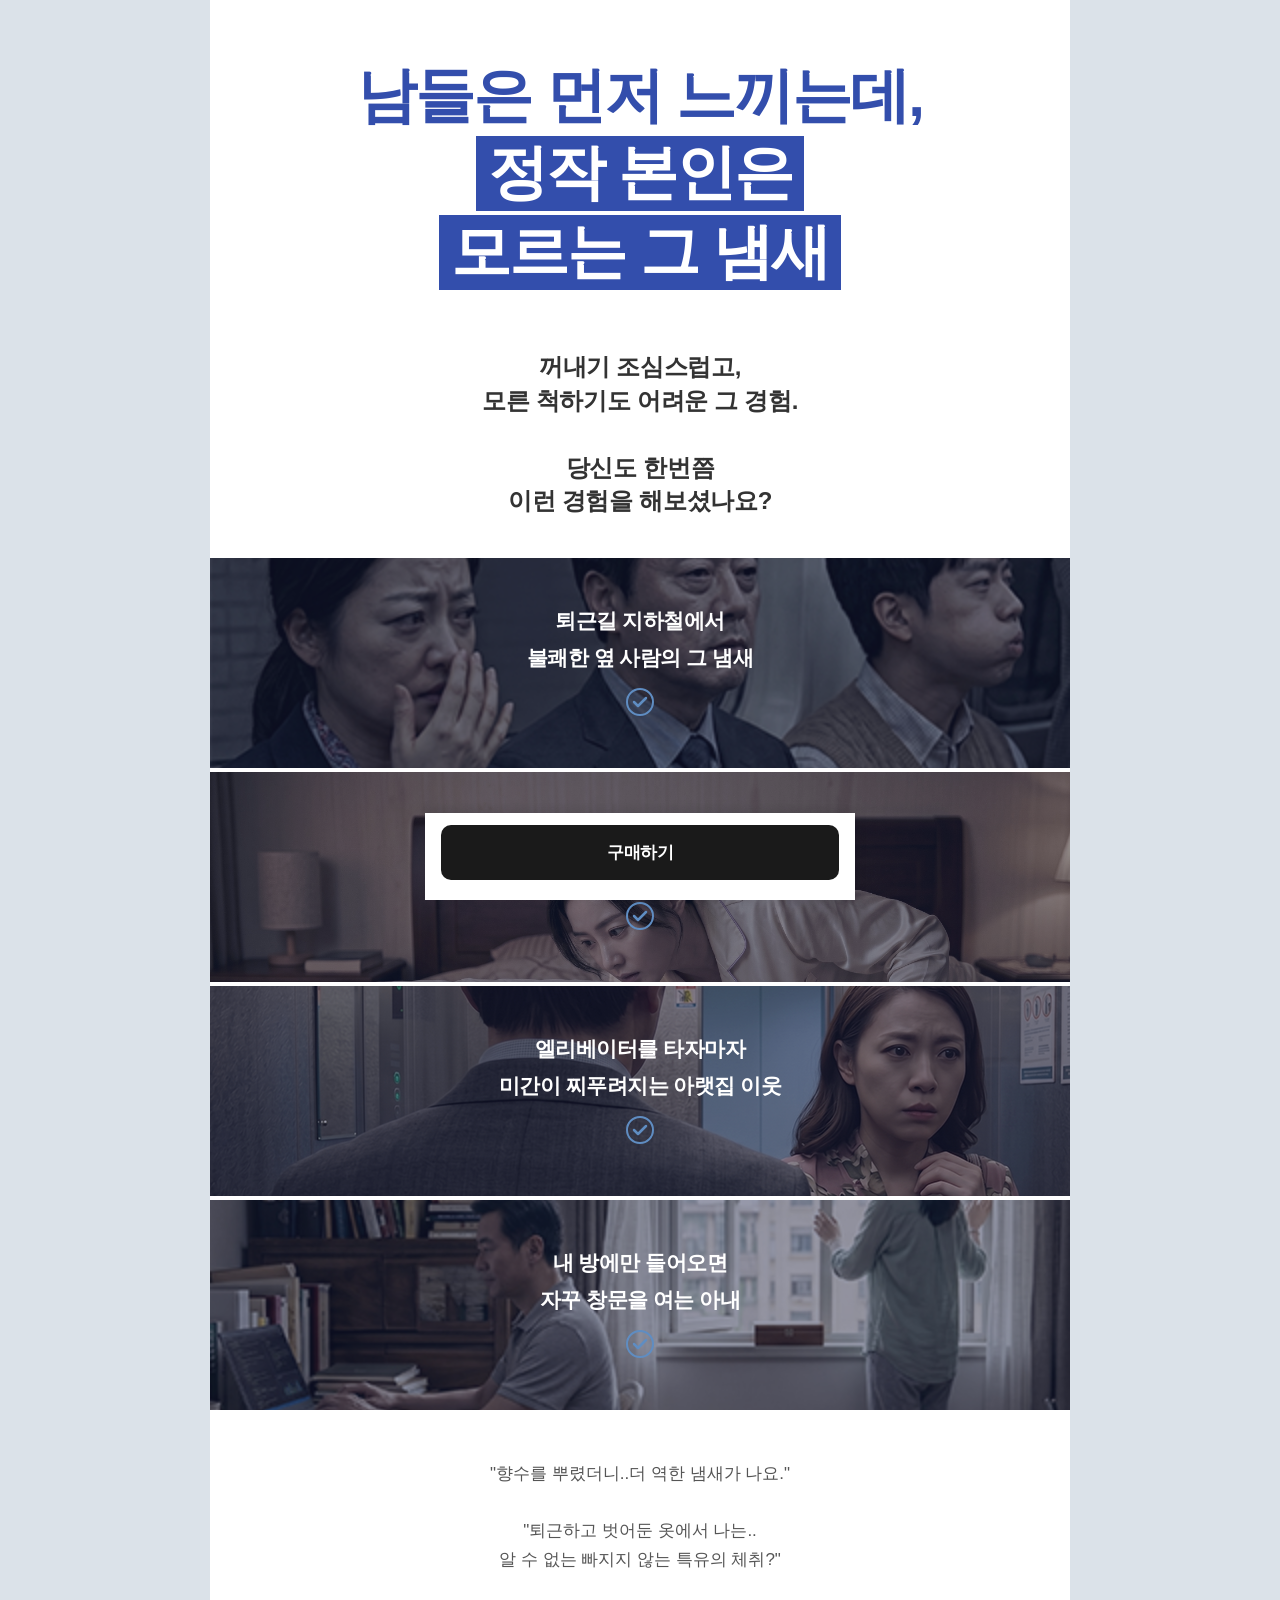
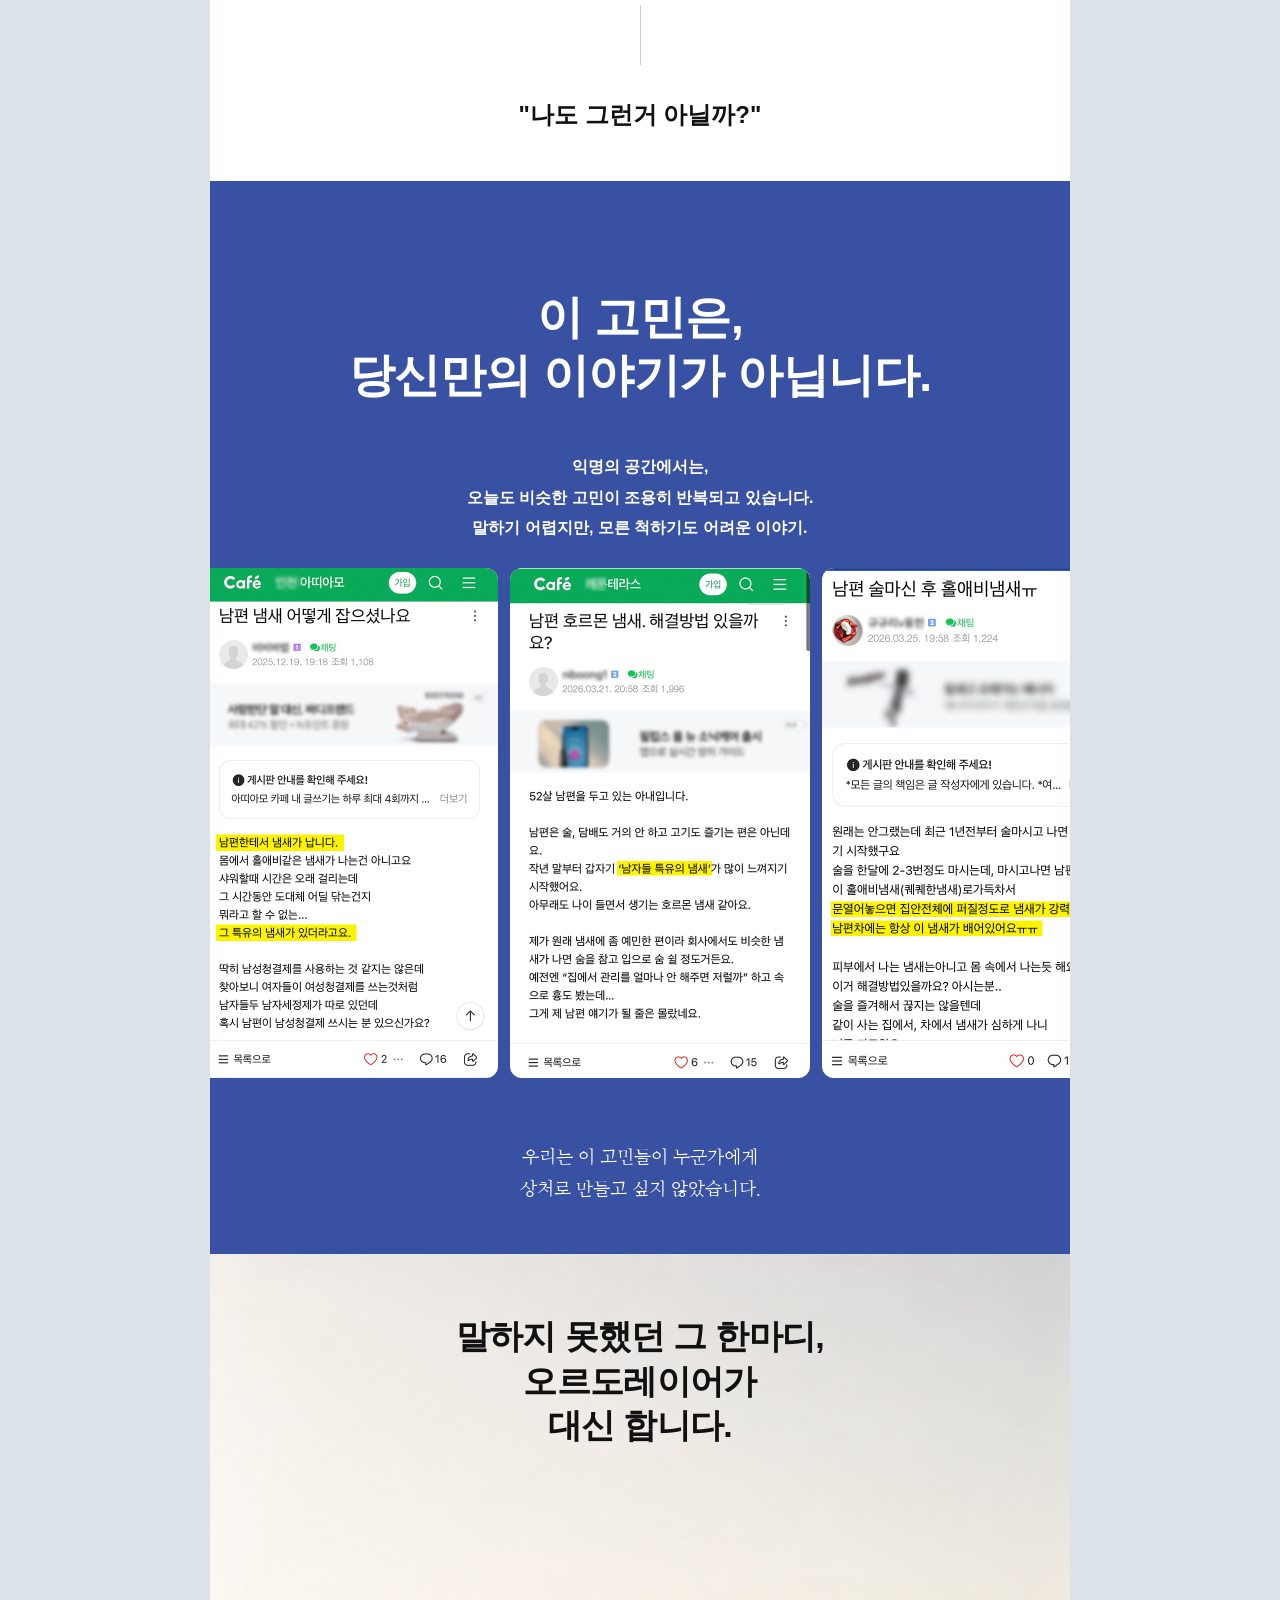
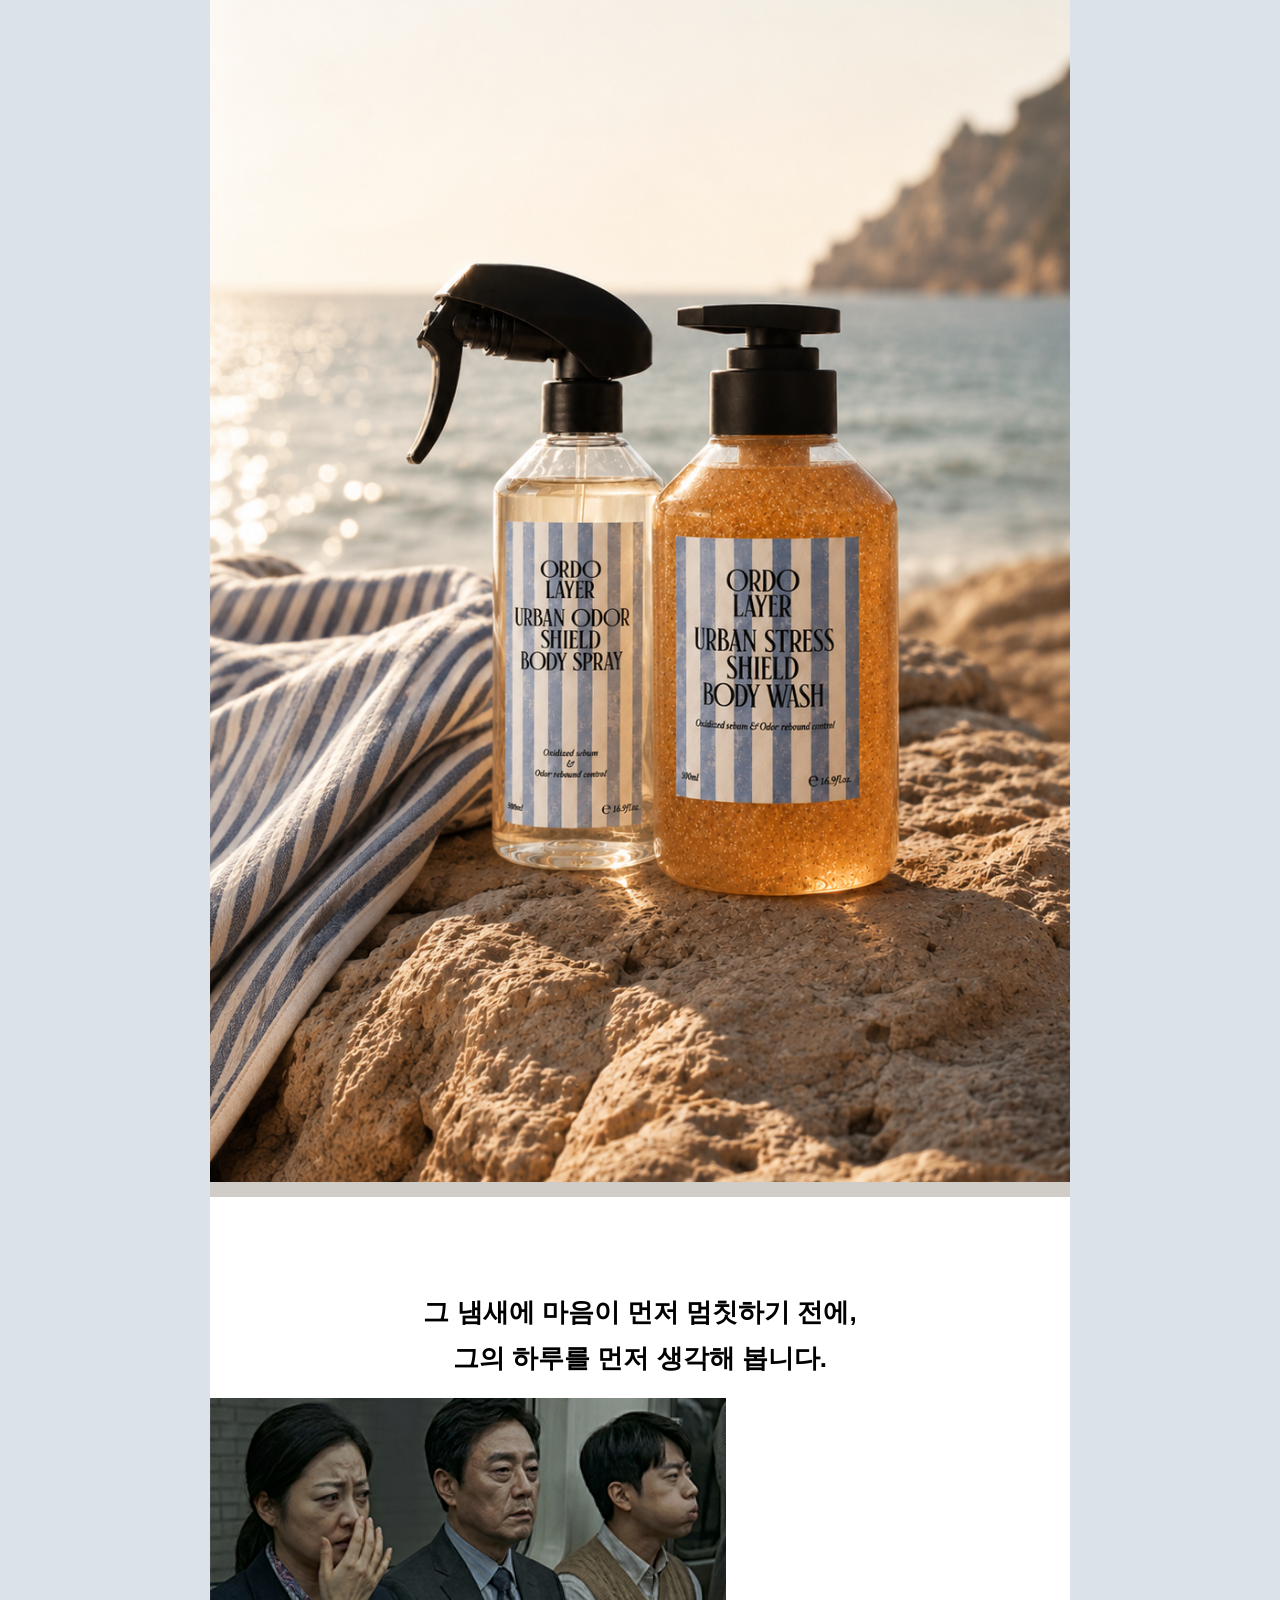
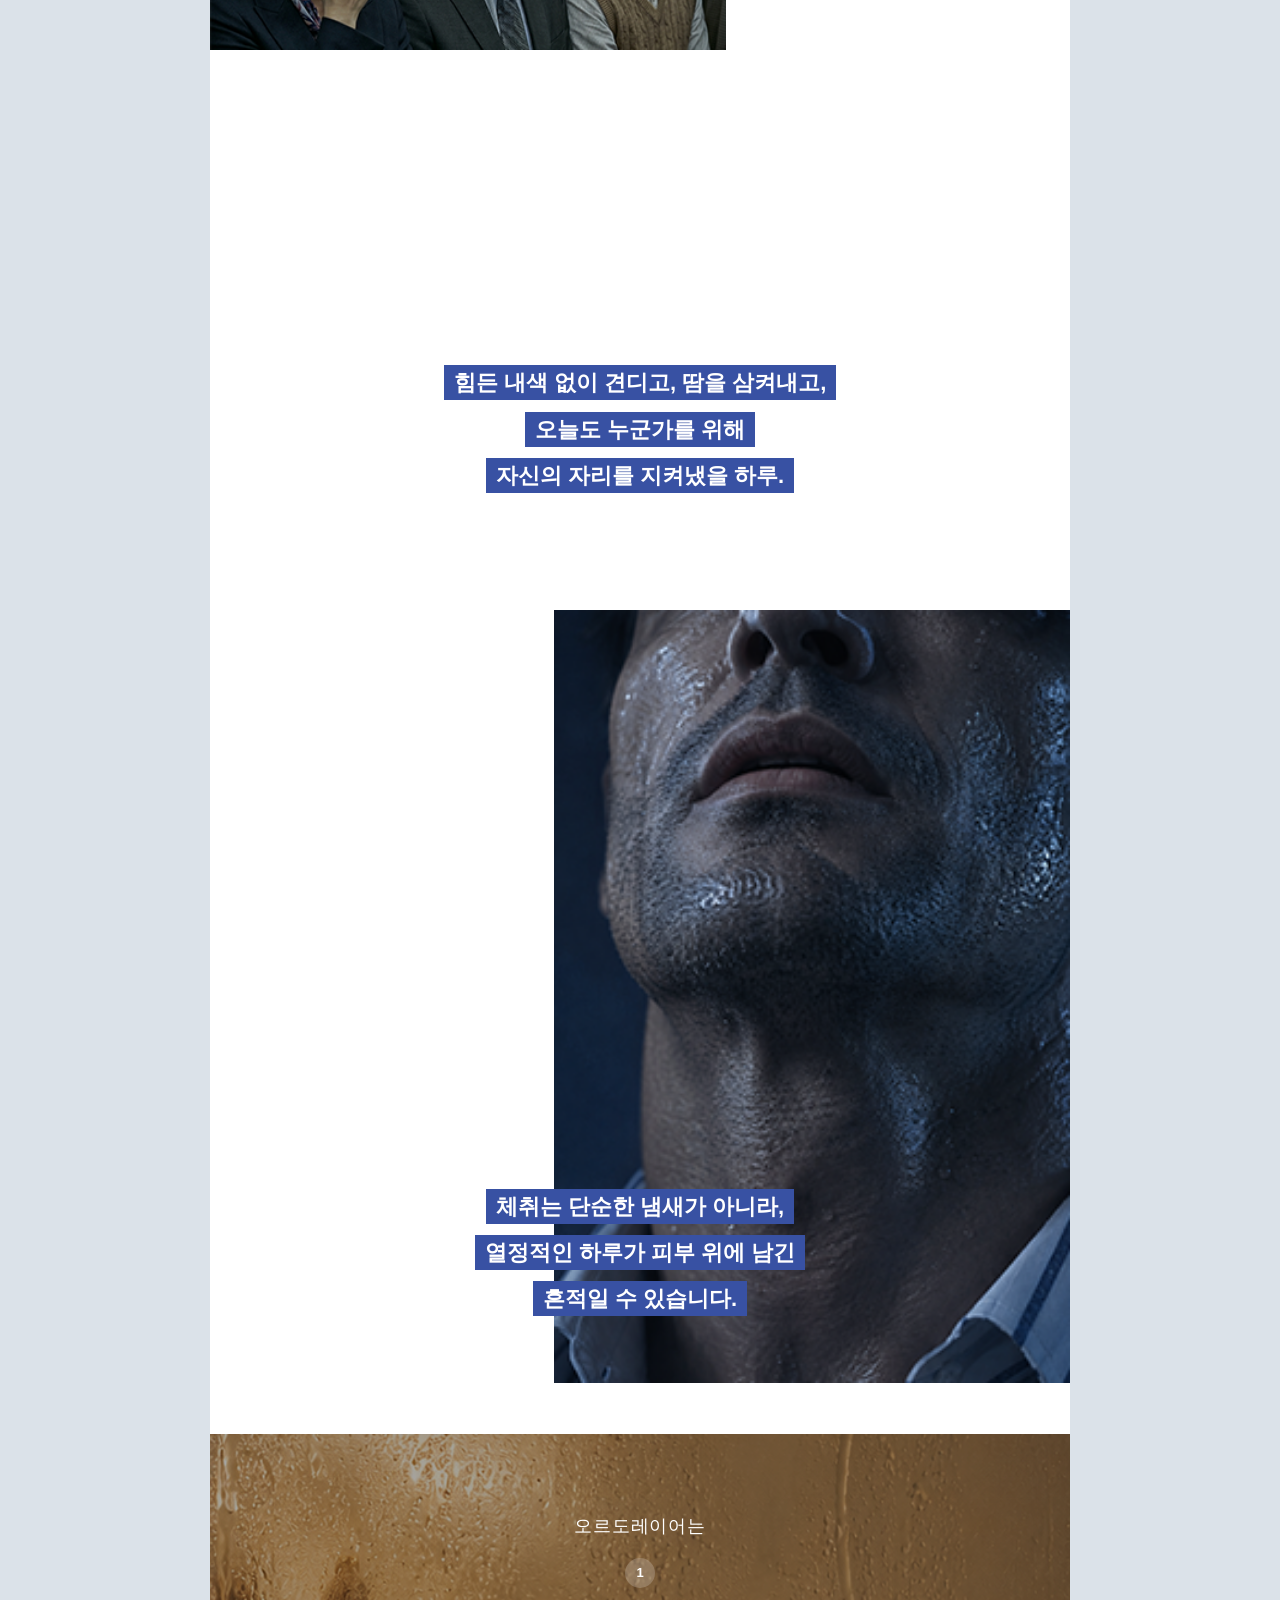
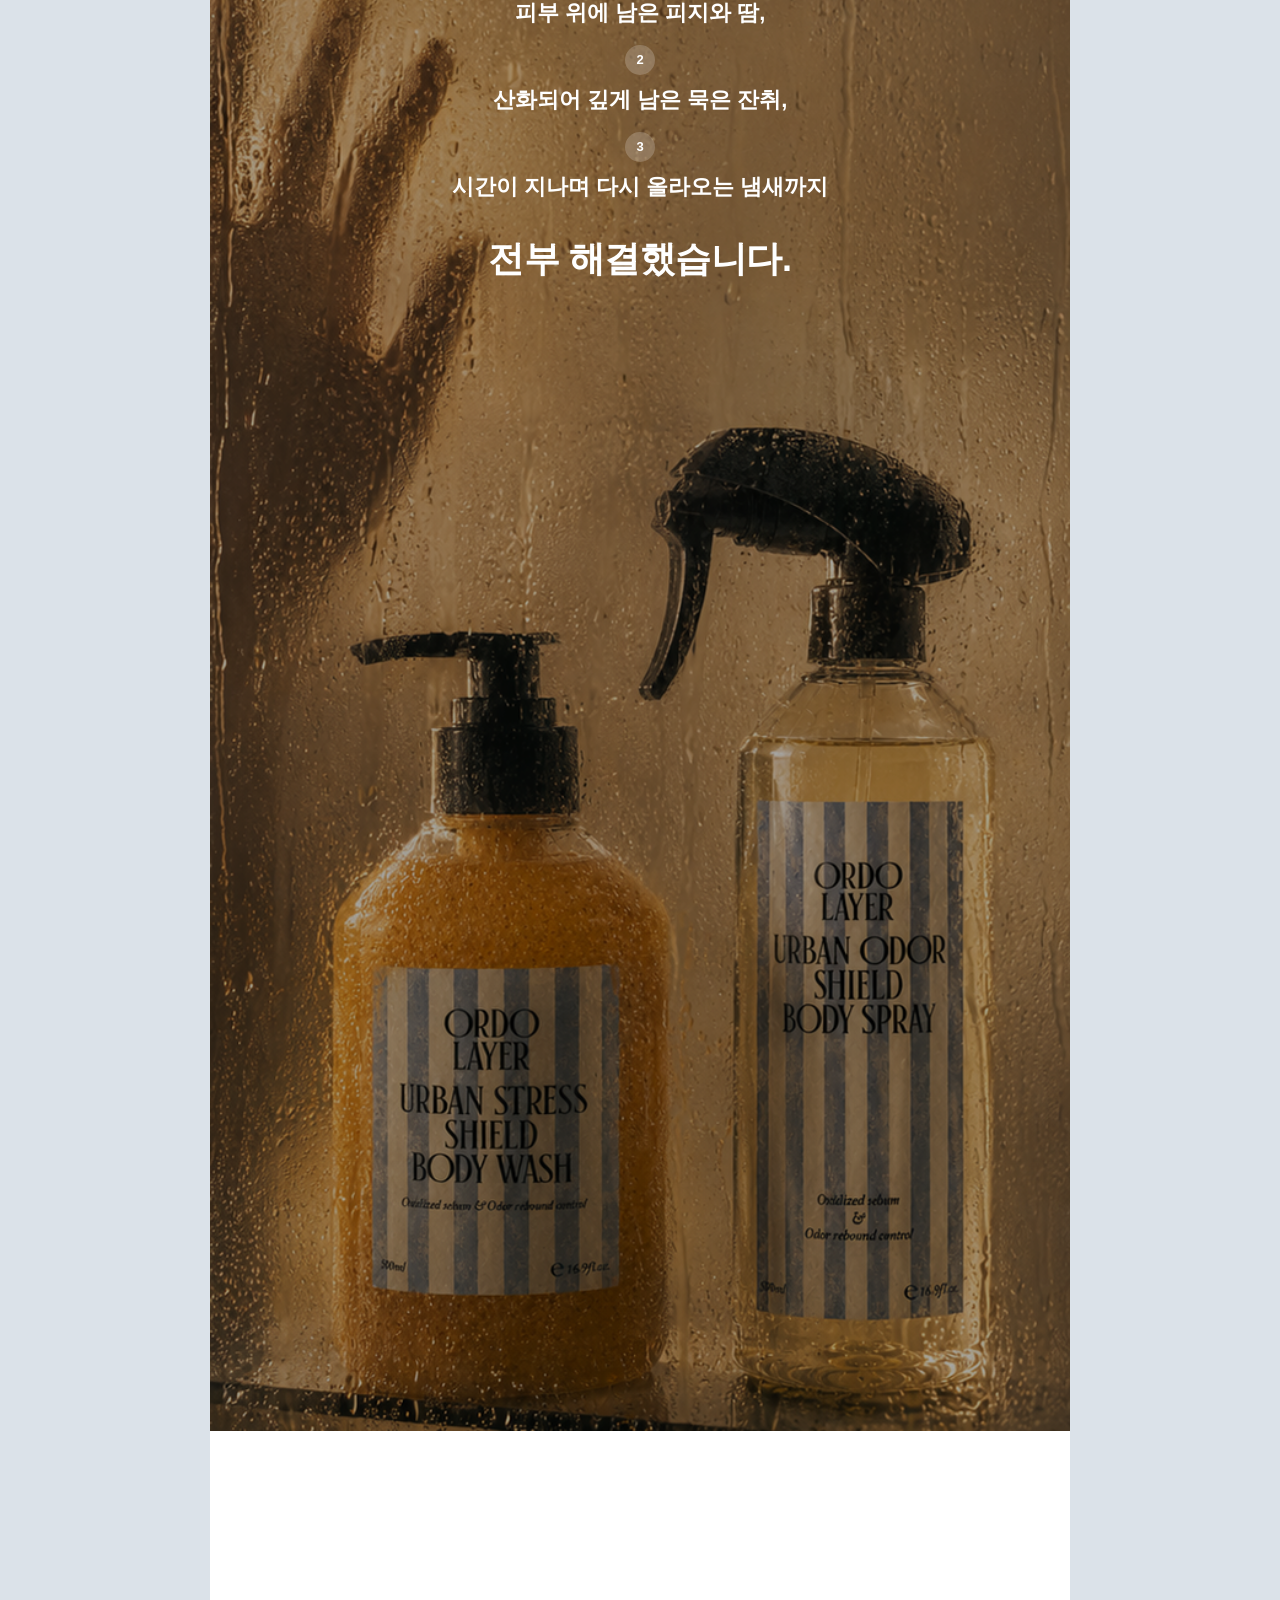
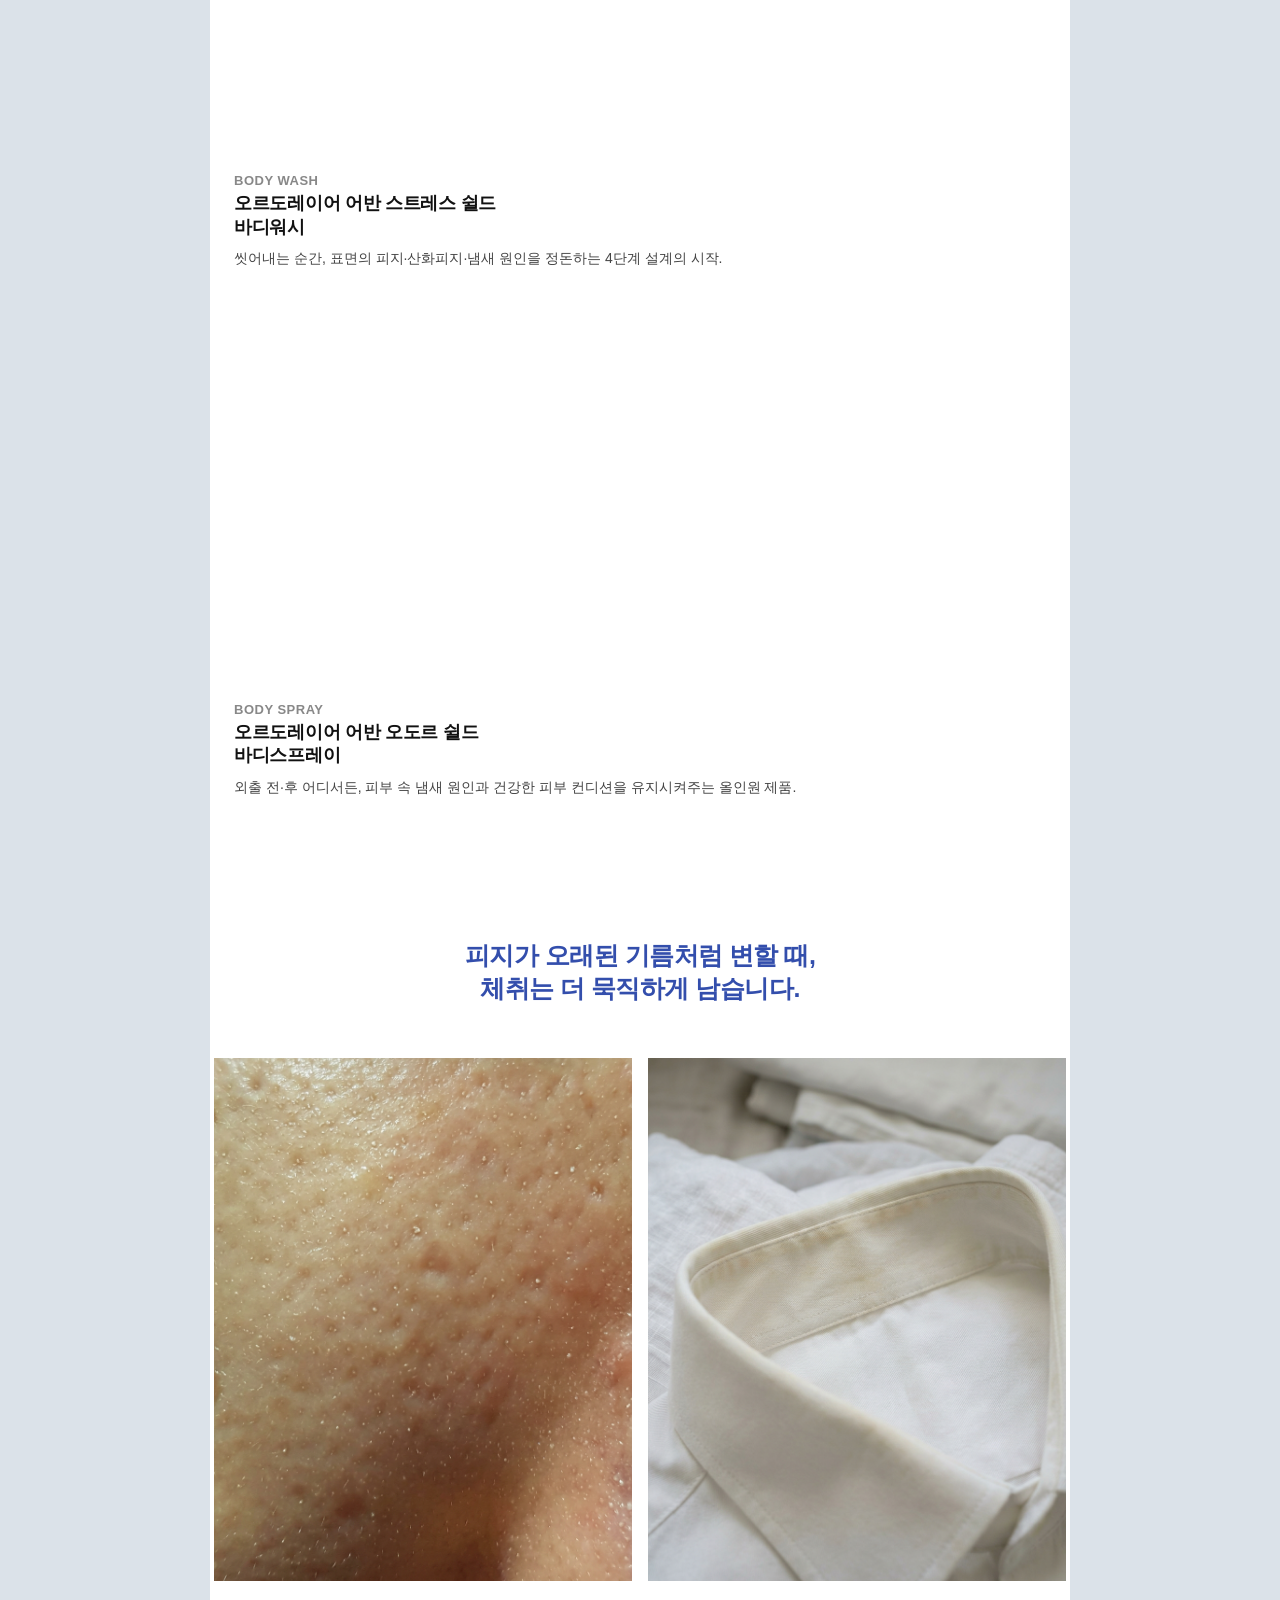
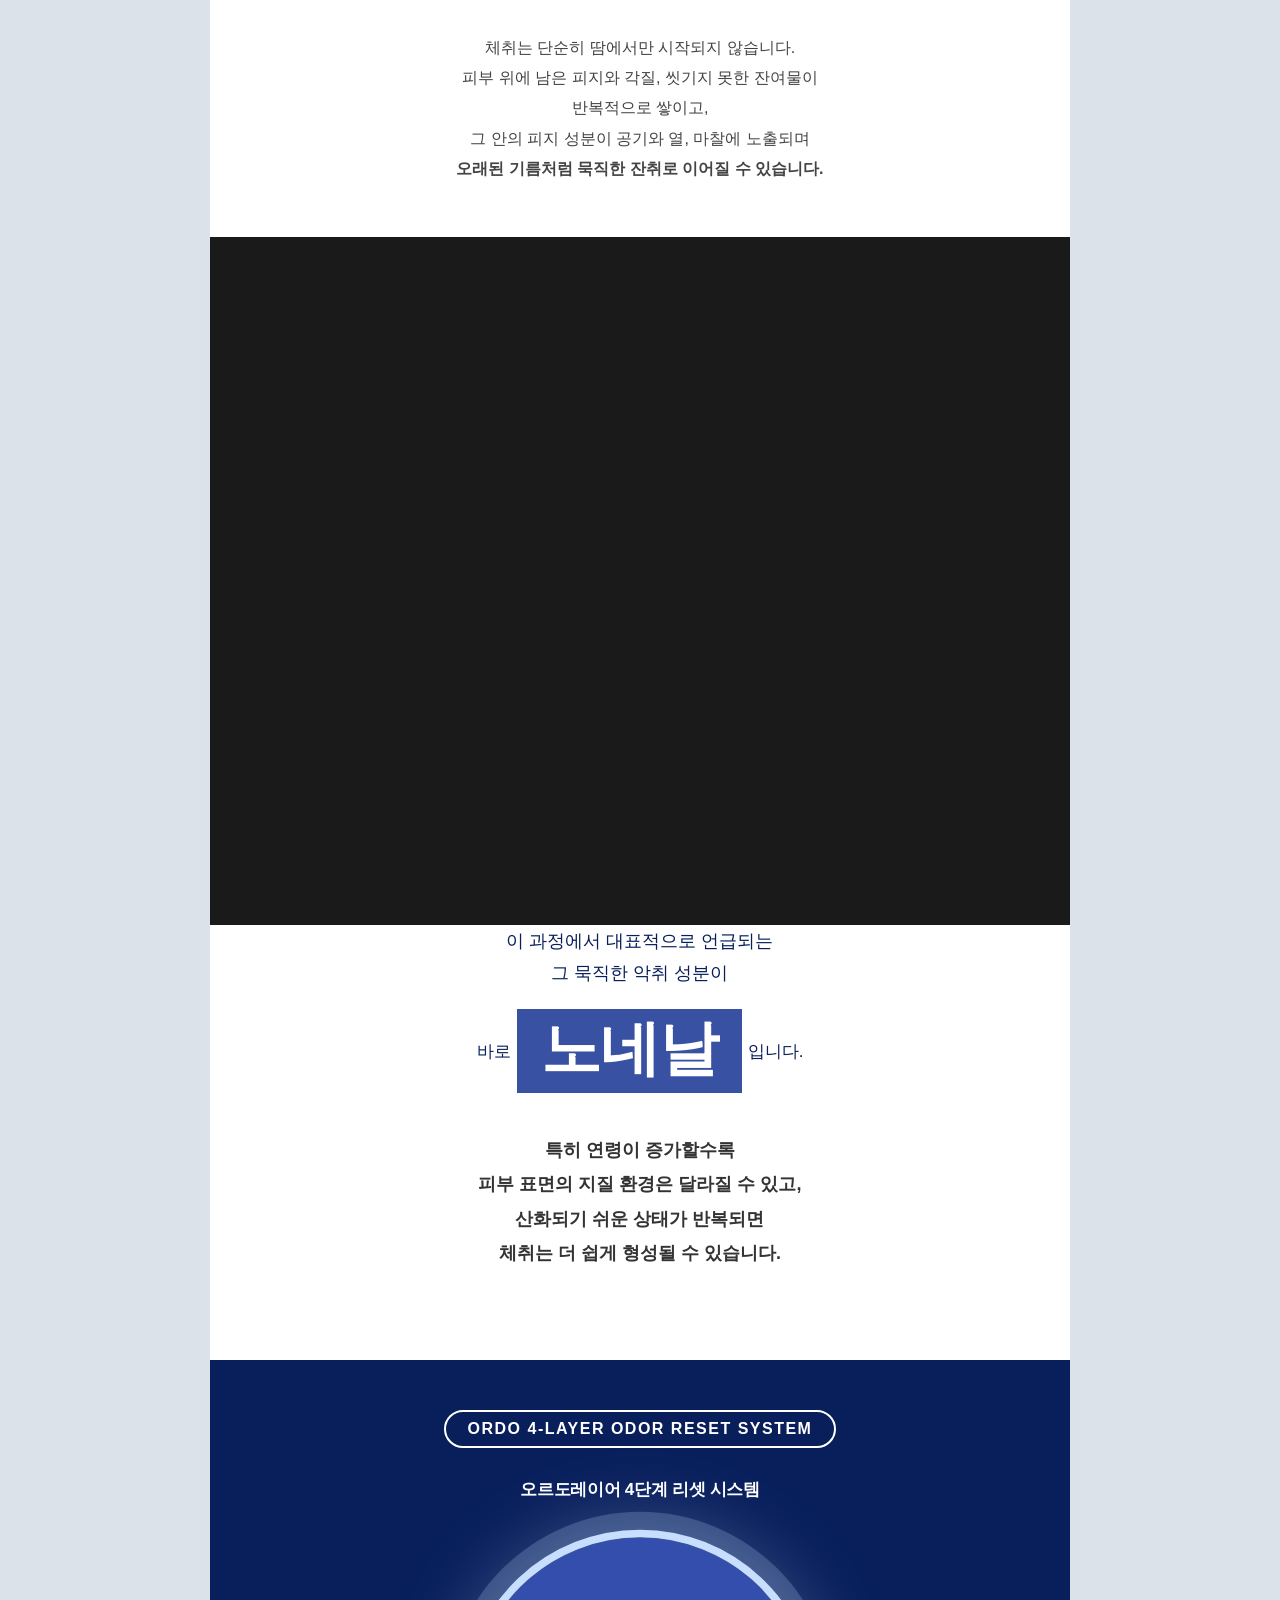
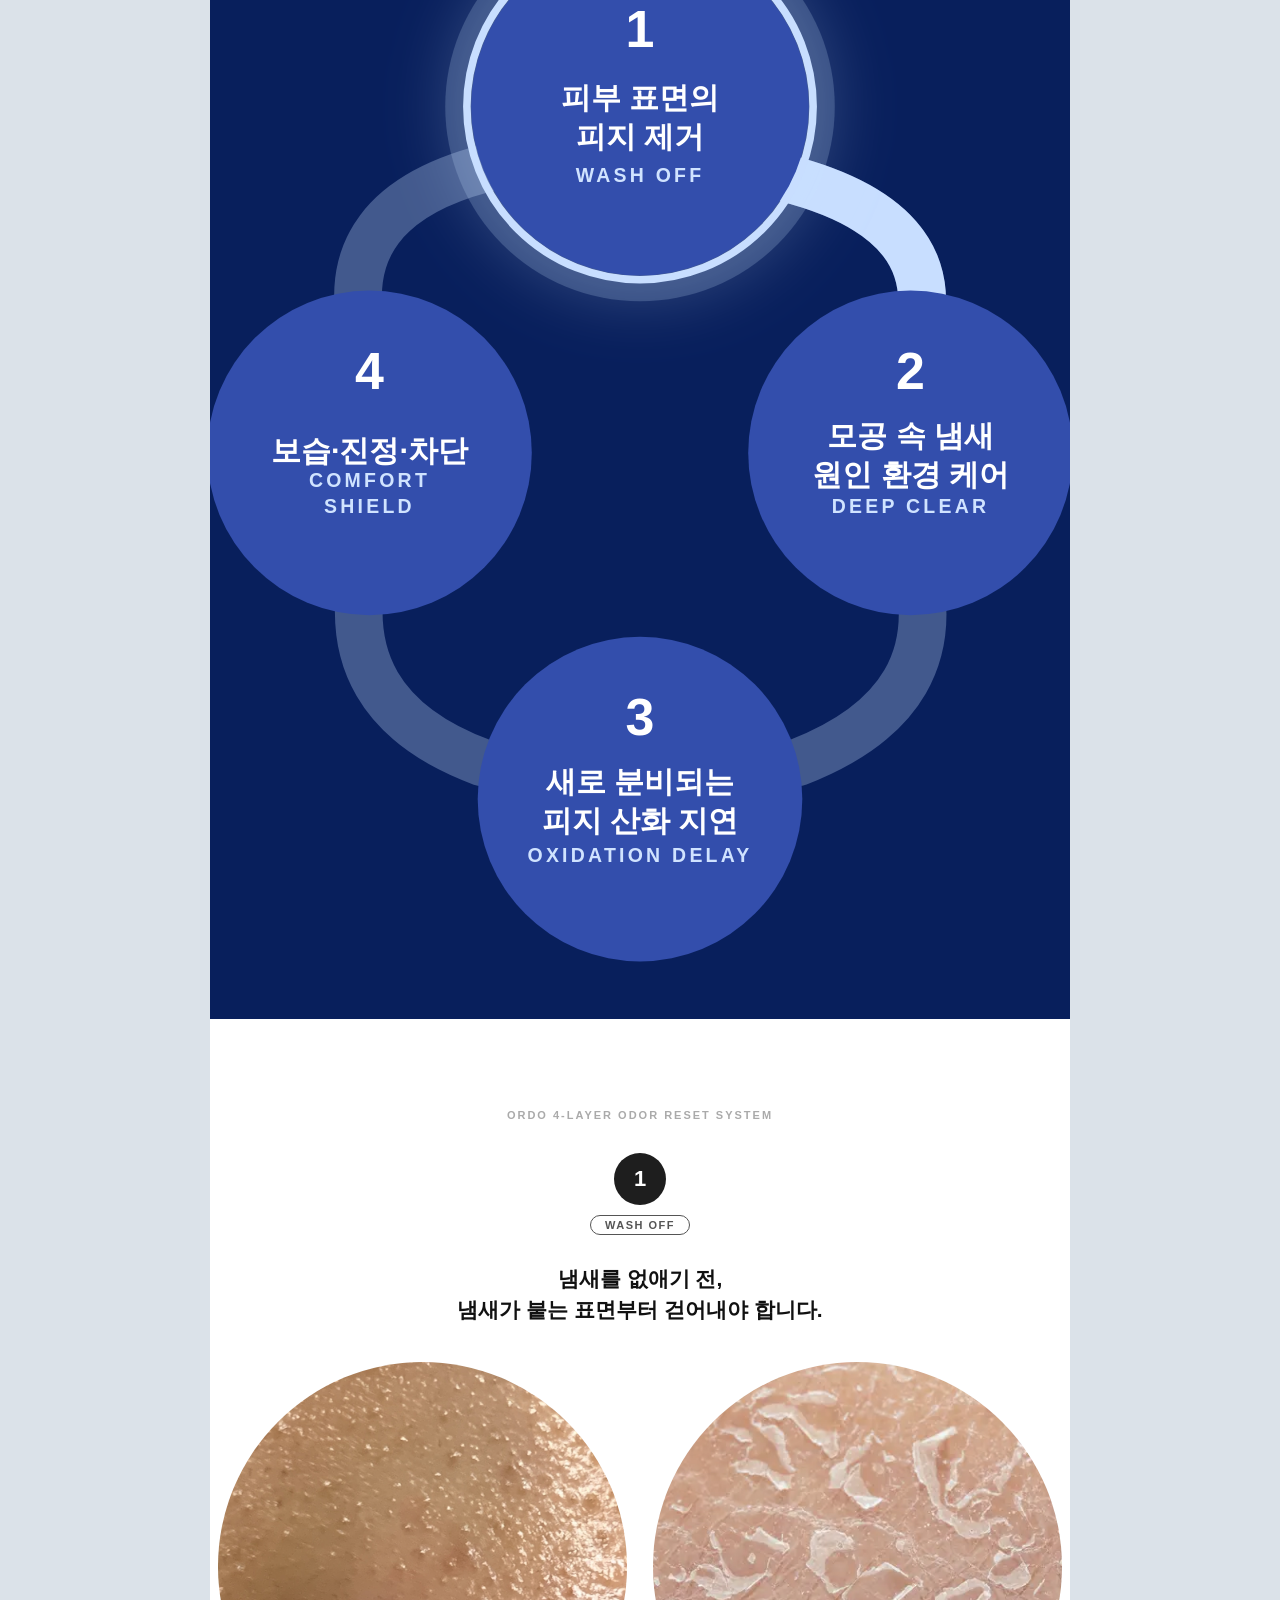
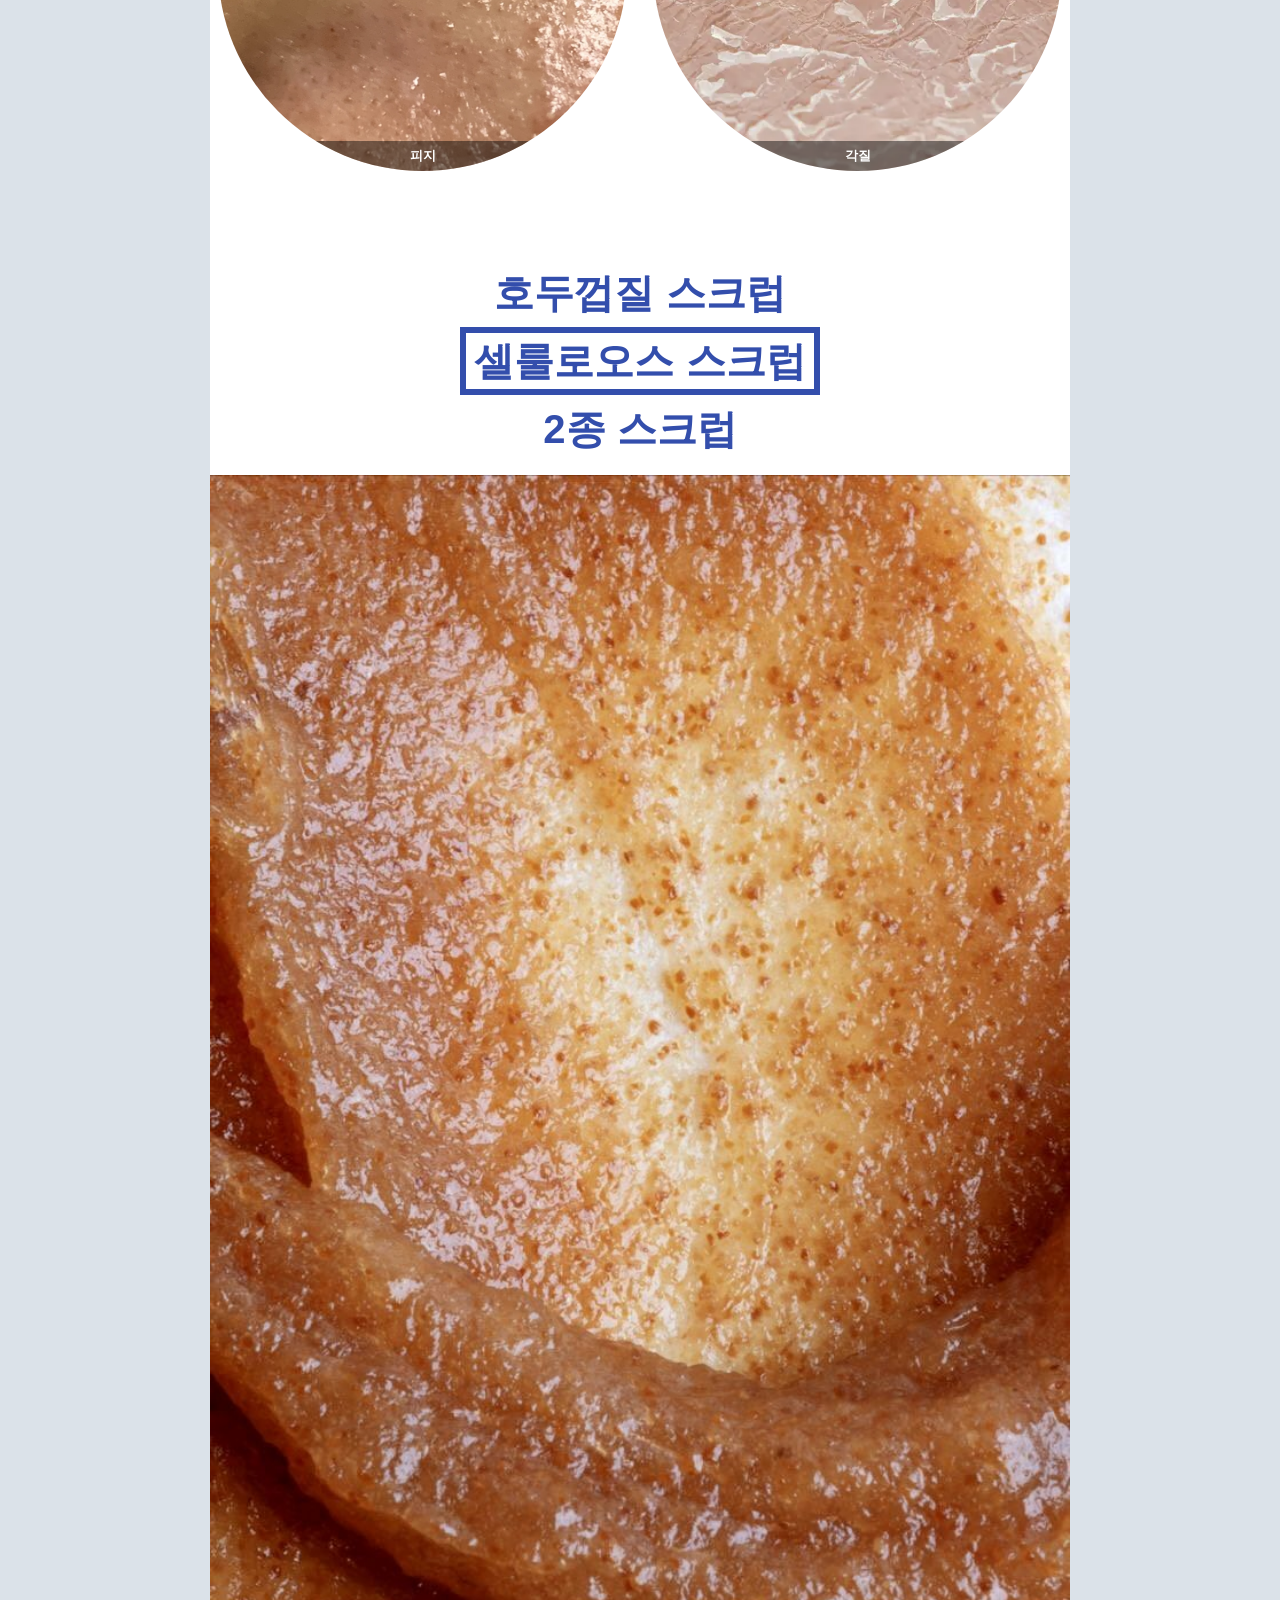
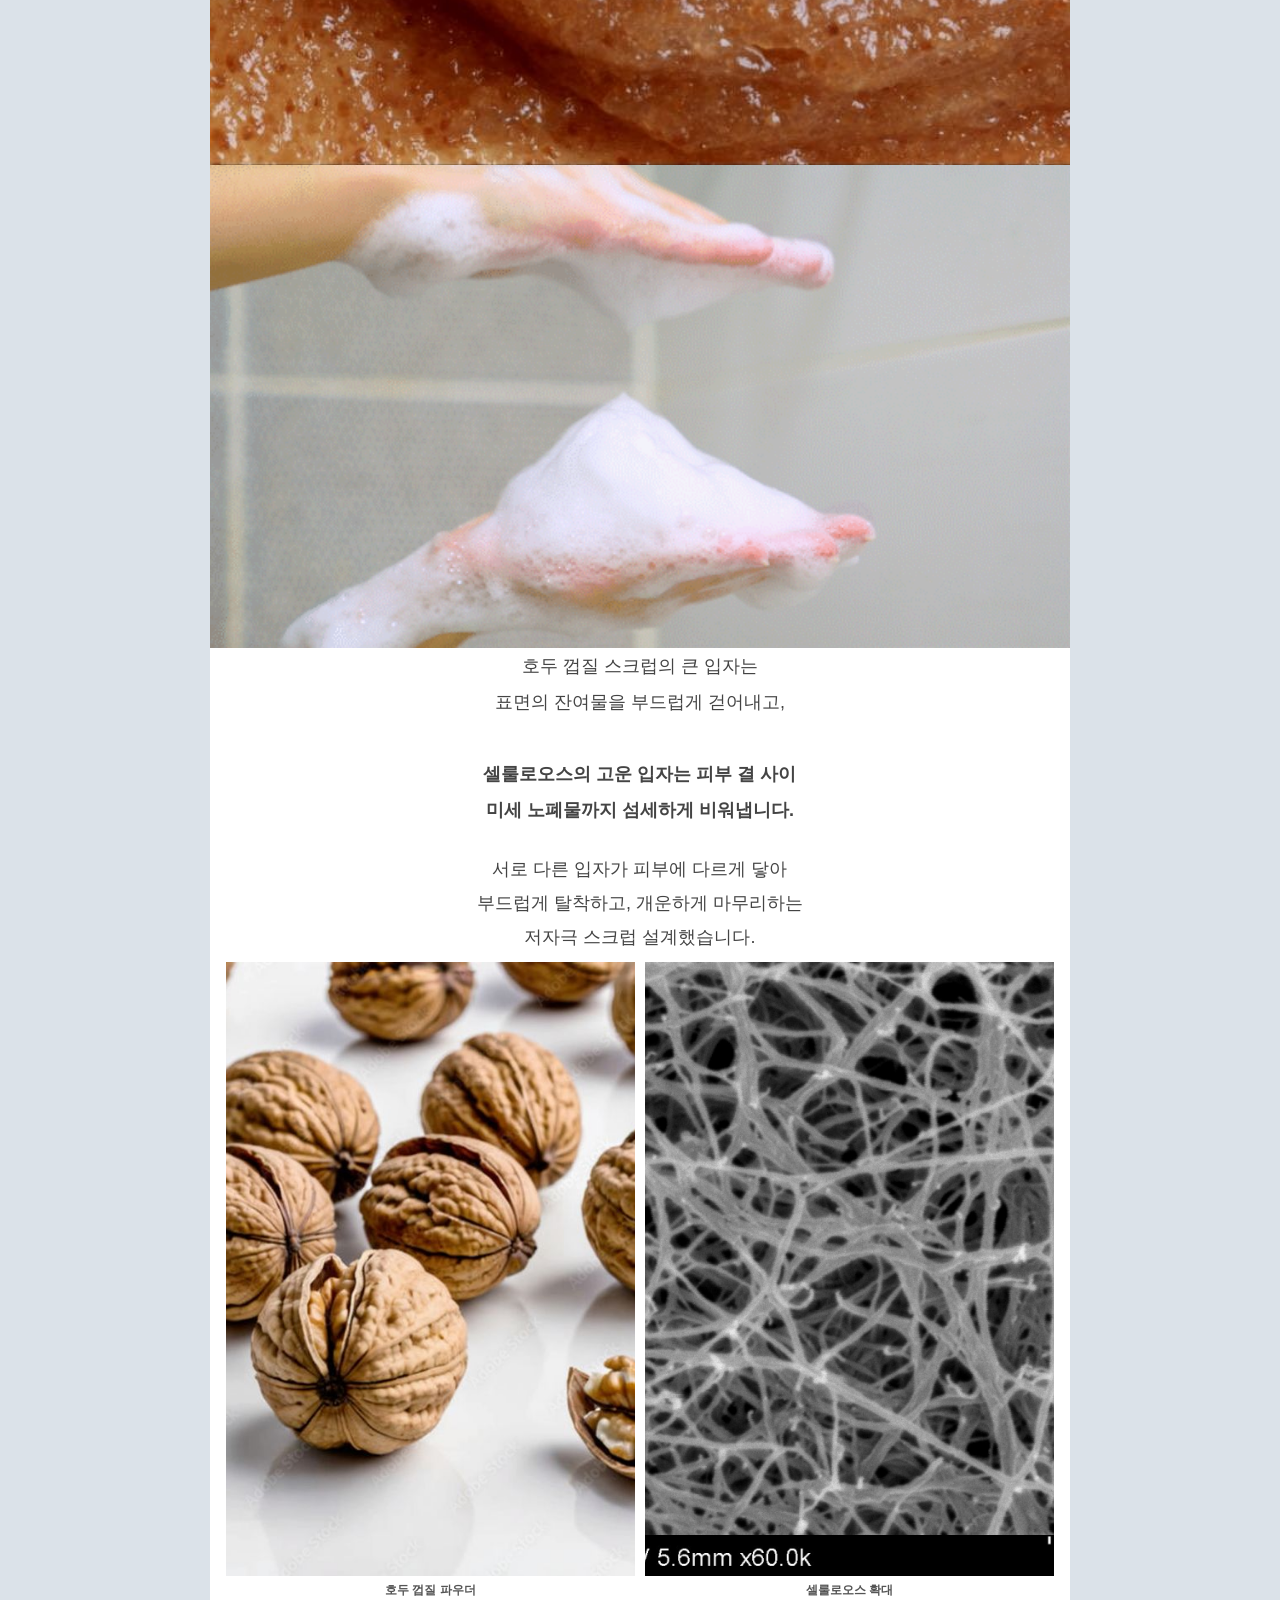
<file: detail.html>
<!DOCTYPE html>
<html lang="ko">
<head>
  <meta charset="UTF-8">
  <meta name="viewport" content="width=device-width, initial-scale=1.0, maximum-scale=1.0, user-scalable=no">
  <title>ORDO LAYER BODY WASH</title>
  <style>
    @import url('https://fonts.googleapis.com/css2?family=Nanum+Myeongjo&display=swap');
    
    :root {
      --base-width: 393px;
      --max-width: 430px;
    }
    * { margin: 0; padding: 0; box-sizing: border-box; word-break: keep-ahll; }
    body {
      font-family: 'Apple SD Gothic Neo', 'Noto Sans KR', sans-serif;
      background: #dbe2e9;
      display: flex;
      justify-content: center;
      min-height: 100vh;
    }
    .page-wrapper {
      width: 100%;
      max-width: var(--max-width);
      background: #fff;
      margin: 0 auto;
      overflow-x: hidden;
    }

    /* ===== S1: 문제 제기 ===== */
    .s1-hero {
      background: url('https://viewmdo-stack.github.io/ordo-landing/images/s1-hero.jpg') center/cover no-repeat;
      text-align: center;
      padding: 60px 20px 40px;
    }
    .s1-sub {
      font-size: clamp(26px, 8.5vw, 35px);
      font-weight: 400;
      color: #555;
      line-height: 1.4;
      margin-bottom: 8px;
      letter-spacing: -0.5px;
    }
    .s1-main {
      font-size: clamp(44px, 14vw, 60px);
      font-weight: 800;
      color: #334eac;
      line-height: 1.15;
      letter-spacing: -2px;
      margin-bottom: 60px;
      text-align: center;
      padding: 0 16px;
    }
    .s1-main-line1 {
      display: block;
      color: #334eac;
      background: transparent;
      font-size: clamp(44px, 14vw, 60px);
      font-weight: 800;
      line-height: 1.2;
      letter-spacing: -2px;
      margin-bottom: 4px;
    }
    .s1-main-line2 {
      display: inline-block;
      color: #fff;
      background: #334eac;
      font-size: clamp(44px, 14vw, 60px);
      font-weight: 800;
      line-height: 1.15;
      letter-spacing: -2px;
      padding: 2px 12px 4px;
      margin-bottom: 4px;
    }
    .s1-main-line3 {
      display: inline-block;
      color: #fff;
      background: #334eac;
      font-size: clamp(44px, 14vw, 60px);
      font-weight: 900;
      line-height: 1.15;
      letter-spacing: -2px;
      padding: 2px 12px 4px;
      white-space: nowrap;
    }
    .s1-desc {
      font-size: clamp(18px, 5.5vw, 24px);
      font-weight: 700;
      color: #333;
      line-height: 1.4;
      letter-spacing: -0.3px;
      word-break: keep-all;
    }

    /* 공감 카드 */
    .s1-cards { padding: 0; }
    .s1-card {
      position: relative;
      width: 100%;
      height: 210px;
      overflow: hidden;
      display: flex;
      flex-direction: column;
      align-items: center;
      justify-content: center;
      text-align: center;
      background: #1a1a1a;
      margin-bottom: 4px;
    }
    .s1-card::before {
      content: '';
      position: absolute;
      inset: 0;
      background: rgba(0,0,0,0);
      z-index: 1;
    }
    .s1-card-elevator::before {
      content: '';
      position: absolute;
      inset: 0;
      background: rgba(20,30,90,0.45);
      z-index: 1;
    }
    .s1-card-content {
      position: relative;
      z-index: 2;
      padding: 0 24px;
    }
    .s1-card-line1 {
      font-size: clamp(17px, 5.2vw, 21px);
      font-weight: 700;
      color: #fff;
      line-height: 1.4;
      letter-spacing: -0.5px;
      margin-bottom: 8px;
    }
    .s1-card-line2 {
      font-size: clamp(17px, 5.2vw, 21px);
      font-weight: 700;
      color: #fff;
      line-height: 1.4;
      letter-spacing: -0.5px;
      margin-bottom: 16px;
    }
    .s1-card-check {
      width: 28px;
      height: 28px;
      margin: 0 auto;
    }

    /* 인용구 */
    .s1-quotes {
      padding: 32px 28px;
      background: #fff;
    }
    .s1-quote {
      text-align: center;
      font-size: clamp(15px, 4.3vw, 17px);
      font-weight: 400;
      color: #555;
      line-height: 1.7;
      padding: 14px 0;
      border-bottom: none;
    }
    .s1-divider {
      width: 1px;
      height: 60px;
      background: #ccc;
      margin: 16px auto;
      display: block;
    }
    .s1-quote-last {
      font-size: clamp(18px, 6vw, 24px) !important;
      font-weight: 800 !important;
      color: #111 !important;
      border-bottom: none !important;
    }

    /* 마무리 */
    .s1-closing {
      background: #111;
      text-align: center;
      padding: 48px 24px;
    }
    .s1-closing-q {
      font-size: clamp(20px, 6.5vw, 26px);
      font-weight: 800;
      color: #fff;
      line-height: 1.4;
      letter-spacing: -0.5px;
      margin-bottom: 12px;
    }
    .s1-closing-q span {
      color: #4A90E2;
      display: block;
      font-size: clamp(24px, 7vw, 32px);
    }
    .s1-closing-sub {
      font-size: clamp(12px, 3.5vw, 14px);
      color: rgba(255,255,255,0.5);
      line-height: 1.6;
    }

    /* ===== S2 이후 ===== */
    .section {
      padding: 60px 24px;
      border-bottom: 1px solid #eee;
    }
    .section-label {
      font-size: clamp(11px, 3vw, 12px);
      font-weight: 600;
      color: #4A90E2;
      letter-spacing: 2px;
      text-transform: uppercase;
      text-align: center;
      margin-bottom: 16px;
    }
    .section-title {
      font-size: clamp(20px, 6.5vw, 26px);
      font-weight: 800;
      color: #111;
      line-height: 1.35;
      text-align: center;
      letter-spacing: -0.5px;
      margin-bottom: 16px;
    }
    .section-body {
      font-size: clamp(13px, 3.8vw, 15px);
      color: #555;
      line-height: 1.8;
      text-align: center;
    }
    .img-placeholder {
      width: 100%;
      height: 220px;
      background: #e8e8e8;
      border-radius: 8px;
      display: flex;
      align-items: center;
      justify-content: center;
      color: #aaa;
      font-size: clamp(11px, 3.3vw, 13px);
      margin: 20px 0;
    }

    /* S9 4-LAYER */
    .s9-layer {
      background: #111;
      color: #fff;
      padding: 60px 24px;
    }
    .s9-layer .section-label { color: #4A90E2; }
    .s9-layer .section-title { color: #fff; }
    .s9-layer .section-body { color: rgba(255,255,255,0.7); }
    .layer-item {
      background: #1e1e1e;
      border-radius: 12px;
      padding: 20px;
      margin-top: 16px;
      border-left: 3px solid #4A90E2;
      text-align: left;
    }
    .layer-item h3 {
      font-size: clamp(13px, 4vw, 16px);
      font-weight: 700;
      color: #fff;
      margin-bottom: 6px;
    }
    .layer-item p {
      font-size: clamp(11px, 3.3vw, 13px);
      color: rgba(255,255,255,0.6);
      line-height: 1.6;
    }


    /* ===== S2 ===== */
    .s2-section {
      background: #3851a3;
      text-align: center;
      padding: 108px 28px 0;
    }
    .s2-caption-top {
      font-size: clamp(14px, 4.5vw, 18px);
      font-family: 'Nanum Myeongjo', serif;
      color: #fff;
      text-align: center;
      margin-top: 16px;
      padding: 48px 28px;
      line-height: 1.8;
    }
    .s2-main {
      font-size: clamp(34px, 11vw, 46px);
      font-weight: 900;
      color: #fff;
      line-height: 1.25;
      letter-spacing: -0.5px;
      word-break: keep-all;
      margin-bottom: 48px;
    }
    .s2-sub {
      font-size: clamp(13px, 4vw, 16px);
      font-weight: 700;
      color: #fff;
      line-height: 1.9;
    }

    /* ===== S2 슬라이더 ===== */
    .s2-slider-wrap {
      overflow: hidden;
      width: 100%;
      padding: 24px 0 0;
      background: #3851a3;
    }
    .s2-slider-track {
      display: flex;
      gap: 12px;
      width: max-content;
    }
    
    .s2-slide {
      width: 300px;
      height: 510px;
      background: #e0dbd6;
      border-radius: 12px;
      flex-shrink: 0;
      display: flex;
      align-items: center;
      justify-content: center;
      font-size: clamp(11px, 3.3vw, 13px);
      color: #999;
      font-weight: 500;
      overflow: hidden;
    }
    
  
    .s2-caption {
      font-size: clamp(12px, 3.5vw, 14px);
      font-family: 'Nanum Myeongjo', serif;
      color: #555;
      text-align: center;
      margin: 16px 0 0;
      padding: 0 20px;
      line-height: 1.6;
    }

    /* ===== S3 메인이미지 ===== */
    .s3-section {
      background: #fff;
      padding: 0;
      margin-top: 0;
    }
    .s3-img-wrap {
      position: relative;
      width: 100%;
    }
    .s3-img-placeholder {
      width: 100%;
      aspect-ratio: 3 / 5.38;
      background: #d0ccc8;
      display: block;
      overflow: hidden;
    }
    .s3-copy-overlay {
      position: absolute;
      top: 60px;
      left: 0;
      right: 0;
      padding: 0 28px;
      text-align: center;
    }
    .s3-copy {
      font-size: clamp(26px, 8vw, 34px);
      font-weight: 800;
      color: #111;
      line-height: 1.3;
      letter-spacing: -0.02em;
    }

    .s3-sub {
      font-size: clamp(20px, 6.5vw, 26px);
      font-weight: 700;
      color: #111;
      line-height: 1.45;
      padding: 64px 28px 0;
      text-align: left;
    }
    .s3-sq-wrap {
      padding: 60px 0 0;
    }
    .s3-sq-row {
      display: block;
      position: relative;
      overflow: visible;
    }
    .s3-sq-img-wrap {
      position: relative;
      overflow: hidden;
      flex-shrink: 0;
      width: 60%;
      aspect-ratio: 2 / 3;
      transform: translateX(-100vw);
      opacity: 0;
      transition: transform 1.25s cubic-bezier(0.25,0.46,0.45,0.94), opacity 1.25s ease;
    }
    .s3-sq-img-wrap.in-view {
      transform: translateX(0);
      opacity: 1;
    }
    .s3-sq-placeholder {
      width: 100%;
      height: 100%;
      background: #c8c4be;
    }
    .s3-sq-text {
      position: absolute;
      bottom: 16px;
      left: 16px;
      right: 16px;
      text-align: left;
      word-break: keep-all;
      padding: 0;
      margin: 0;
      opacity: 0;
      transition: opacity 0.75s ease 0.4s;
    }
    .s3-sq-text.in-view {
      opacity: 1;
    }
    .s3-sq-wrap2 {
      margin-top: 10px;
      padding: 28px 0 0;
    }
    .s3-sq-row2 {
      display: block;
      position: relative;
      overflow: visible;
    }
    .s3-sq-img-wrap2 {
      position: relative;
      overflow: hidden;
      flex-shrink: 0;
      width: 60%;
      aspect-ratio: 2 / 3;
      transform: translateX(100vw);
      opacity: 0;
      transition: transform 1.25s cubic-bezier(0.25,0.46,0.45,0.94), opacity 1.25s ease;
      margin-left: auto;
    }
    .s3-sq-img-wrap2.in-view2 {
      transform: translateX(0);
      opacity: 1;
    }
    .s3-sq-placeholder2 {
      width: 100%;
      height: 100%;
      background: #c8c4be;
    }
    .s3-sq-text2 {
      position: absolute;
      bottom: 16px;
      left: 16px;
      right: 16px;
      text-align: left;
      word-break: keep-all;
      padding: 0;
      margin: 0;
      opacity: 0;
      transition: opacity 1.25s ease 0.4s;
    }
    .s3-sq-text2.in-view2 {
      opacity: 1;
    }

    /* ===== S4 ===== */
    .s4-section {
      padding: 0;
      margin-top: 50px;
      position: relative;
      overflow: visible;
    }
    .s4-main-title {
      font-size: clamp(14px, 4.5vw, 18px);
      font-weight: 400;
      letter-spacing: 0.04em;
      color: #fff;
      text-align: center;
      padding-top: 40px;
      margin-bottom: 20px;
      position: relative;
      z-index: 1;
    }
    /* S4 텍스트 순차 페이드인 */
    .s4-fade-item {
      opacity: 0;
      transform: translateY(-24px);
      transition: opacity 0.65s ease, transform 0.65s ease;
    }
    .s4-fade-item.s4-visible {
      opacity: 1;
      transform: translateY(0);
    }
    .s4-numbered-list {
      list-style: none;
      padding: 0;
      margin: 0 0 16px;
      position: relative;
      z-index: 1;
    }
    .s4-numbered-list li {
      display: flex;
      flex-direction: column;
      align-items: center;
      gap: 10px;
      margin-bottom: 16px;
      font-size: clamp(17px, 5.5vw, 22px);
      font-weight: 700;
      line-height: 1.4;
      color: #fff;
      text-align: center;
    }
    .s4-num {
      width: 30px;
      height: 30px;
      border-radius: 50%;
      background: rgba(255,255,255,0.2);
      color: #fff;
      font-size: clamp(11px, 3.3vw, 13px);
      font-weight: 700;
      display: flex;
      align-items: center;
      justify-content: center;
    }
    .s4-closing {
      font-size: clamp(14px, 4.5vw, 18px);
      font-weight: 400;
      color: #fff;
      text-align: center;
      margin-bottom: 0;
      margin-top: 32px;
      padding: 0 16px 40px;
      position: relative;
      z-index: 1;
    }

    /* ===== S5 ===== */
    .s5-section {
      padding: 80px 0 50px;
      background: #fff;
      margin-top: 27px;
    }
    .s5-main-copy {
      padding: 0 20px;
      font-size: clamp(19px, 6.2vw, 25px);
      font-weight: 800;
      color: #334eac;
      line-height: 1.35;
      letter-spacing: -0.5px;
      text-align: center;
      margin-bottom: 52px;
      word-break: keep-all;
    }
    .s5-img-row {
      display: flex;
      gap: 16px;
      margin-bottom: 52px;
      padding: 0 4px;
    }
    .s5-img-item {
      flex: 1;
      aspect-ratio: 4 / 5;
      overflow: hidden;
      display: flex;
      align-items: flex-end;
      justify-content: center;
      font-size: clamp(10px, 2.8vw, 11px);
      color: #888;
      text-align: center;
    }
    .s5-sub-copy {
      padding: 0 20px;
      font-size: clamp(14px, 4vw, 16px);
      font-weight: 400;
      color: #444;
      line-height: 1.9;
      text-align: center;
      margin-bottom: 52px;
      word-break: keep-all;
    }
    .s5-video-wrap {
      width: 100%;
      aspect-ratio: 5 / 4;
      background: #1a1a1a;
      display: flex;
      align-items: center;
      justify-content: center;
      overflow: hidden;
      line-height: 0;
      font-size: clamp(11px, 3.3vw, 13px);
      color: #666;
      margin-top: 0;
      margin-bottom: 0;
    }
    .s5-desc-wrap {
      text-align: center;
      padding: 0 20px;
    }
    .s5-desc-pre {
      font-size: clamp(14px, 4.5vw, 18px);
      font-weight: 400;
      color: #081f5c;
      line-height: 1.8;
      margin-bottom: 20px;
    }
    .s5-keyword-line {
      display: flex;
      align-items: center;
      justify-content: center;
      gap: 6px;
      margin-bottom: 40px;
      flex-wrap: wrap;
    }
    .s5-keyword-pre {
      font-size: clamp(14px, 4.3vw, 17px);
      font-weight: 400;
      color: #081f5c;
    }
    .s5-keyword {
      font-size: clamp(44px, 14vw, 60px);
      font-weight: 900;
      color: #fff;
      letter-spacing: -1px;
      line-height: 1;
      background: #3851a3;
      border: none;
      padding: 10px 24px 14px;
      display: inline-block;
      animation: nonenal-pulse 0.9s ease-in-out infinite;
    }
    @keyframes nonenal-pulse {
      0%, 100% { opacity: 1; transform: scale(1); }
      50% { opacity: 0.35; transform: scale(0.96); }
    }
    .s5-keyword-post {
      font-size: clamp(14px, 4.3vw, 17px);
      font-weight: 400;
      color: #081f5c;
    }
    .s5-desc-post {
      font-size: clamp(14px, 4.5vw, 18px);
      font-weight: 700;
      color: #333;
      line-height: 1.9;
      text-align: center;
      word-break: keep-all;
    }

    /* ===== S6 섹션 ===== */
    .s6-section {
      padding: 50px 0 50px;
      background: #081f5c;
      margin-top: 40px;
    }
    .s6-main-copy {
      font-size: clamp(22px, 6.8vw, 27px);
      font-weight: 800;
      color: #fff;
      line-height: 1.55;
      letter-spacing: -0.5px;
      text-align: center;
      margin-bottom: 52px;
      padding: 0 24px;
      word-break: keep-all;
    }
    .s6-video-wrap {
      aspect-ratio: 5 / 4;
      background: #0d2459;
      display: flex;
      align-items: center;
      justify-content: center;
      font-size: clamp(11px, 3.3vw, 13px);
      color: #fff;
      margin: 0 12px 52px;
    }
    .s6-sub-copy {
      font-size: clamp(14px, 4.3vw, 17px);
      font-weight: 400;
      color: #444;
      line-height: 1.9;
      text-align: center;
      margin-bottom: 56px;
      padding: 0 24px;
      word-break: keep-all;
    }
    .s6-sub-copy strong {
      font-weight: 800;
      color: #111;
    }
    .s6-system-title {
      display: inline-block;
      border: 2px solid #fff;
      border-radius: 999px;
      padding: 8px 22px;
      font-size: clamp(15px, 4vw, 16px);
      font-weight: 800;
      color: #fff;
      text-align: center;
      letter-spacing: 1.5px;
      margin-bottom: 24px;
    }
    .s6-diagram-wrap {
      width: 100%;
      padding: 0 8px;
      box-sizing: border-box;
      margin-bottom: 72px;
    }
    .s6-svg {
      width: 100%;
      height: auto;
      display: block;
      overflow: visible;
    }
    .s6-circle {
      fill: #334eac;
    }
    .s6-num {
      fill: #fff;
      font-size: clamp(20px, 6vw, 24px);
      font-weight: 900;
      font-family: inherit;
      text-anchor: middle;
      dominant-baseline: middle;
    }
    .s6-txt {
      fill: #fff;
      font-size: clamp(12px, 3.5vw, 14px);
      font-weight: 600;
      font-family: inherit;
      text-anchor: middle;
      dominant-baseline: middle;
    }
    .s6-lbl {
      fill: #d0e3ff;
      font-size: clamp(8px, 2.3vw, 9px);
      font-weight: 700;
      font-family: inherit;
      text-anchor: middle;
      letter-spacing: 1.5px;
    }
    .s6-arrow {
      stroke: #c8deff;
      stroke-width: 22;
      stroke-linecap: round;
      fill: none;
    }

    /* ===== S7 섹션 ===== */
    .s7-section {
      padding: 50px 0 0;
      background: #fff;
      margin-top: 40px;
    }
    .s7-sys-label {
      font-size: clamp(10px, 2.8vw, 11px);
      font-weight: 700;
      color: #aaa;
      letter-spacing: 2px;
      text-align: center;
      margin-bottom: 32px;
      padding: 0 20px;
    }
    .s7-step-wrap {
      display: flex;
      flex-direction: column;
      align-items: center;
      margin-bottom: 28px;
    }
    .s7-step-num {
      width: 52px;
      height: 52px;
      border-radius: 50%;
      background: #1e1e1e;
      color: #fff;
      font-size: clamp(17px, 5.5vw, 22px);
      font-weight: 900;
      display: flex;
      align-items: center;
      justify-content: center;
      margin-bottom: 10px;
    }
    .s7-step-tag {
      display: inline-block;
      border: 1.5px solid #555;
      border-radius: 20px;
      padding: 3px 14px;
      font-size: clamp(10px, 2.8vw, 11px);
      font-weight: 700;
      color: #555;
      letter-spacing: 1.5px;
    }
    .s7-main-copy {
      font-size: clamp(17px, 5.2vw, 21px);
      font-weight: 800;
      color: #111;
      line-height: 1.5;
      text-align: center;
      margin-bottom: 36px;
      padding: 0 20px;
      word-break: keep-all;
    }
    .s7-circles {
      display: flex;
      gap: 10px;
      justify-content: center;
      margin-bottom: 88px;
      padding: 0;
    }
    .s7-circle {
      flex: 1;
      aspect-ratio: 1 / 1;
      border-radius: 50%;
      background: #1e1e1e;
      display: flex;
      align-items: flex-end;
      justify-content: center;
      font-size: clamp(11px, 3.3vw, 13px);
      font-weight: 700;
      color: #fff;
      overflow: hidden;
      background-size: cover;
      background-position: center;
      position: relative;
      margin: 0 8px;
    }
    .s7-scrub-anim-wrap {
      text-align: center;
      font-size: clamp(30px, 9.5vw, 40px);
      font-weight: 900;
      color: #334eac;
      line-height: 1.0;
      margin-bottom: 12px;
    }
    .s7-scrub-word {
      display: inline-block;
      padding: 4px 8px;
      border: 6px solid transparent;
      color: #334eac;
      transition: border-color 0.2s;
      vertical-align: middle;
      line-height: 1.2;
    }
    .s7-scrub-word.active {
      border-color: #334eac;
    }
    @keyframes borderMove {
      0% { border-color: #334eac; box-shadow: 0 0 0 0 rgba(51,78,172,0.4); }
      50% { border-color: #081f5c; box-shadow: 0 0 0 4px rgba(51,78,172,0); }
      100% { border-color: #334eac; box-shadow: 0 0 0 0 rgba(51,78,172,0.4); }
    }
    @keyframes blinkText {
      0%, 100% { opacity: 1; }
      50% { opacity: 0.2; }
    }
    .s7-scrub-wrap {
      text-align: center;
      margin-top: 21px;
      margin-bottom: 12px;
      padding: 0 20px;
    }
    .s7-scrub-sub {
      font-size: clamp(30px, 9.5vw, 40px);
      font-weight: 900;
      color: #334eac;
      margin-bottom: 10px;
      line-height: 1.3;
    }
    .s7-scrub-title {
      font-size: clamp(30px, 9.5vw, 40px);
      font-weight: 900;
      color: #334eac;
      line-height: 1.5;
      word-break: keep-all;
    }
    .s7-scrub-body {
      font-size: clamp(13px, 4vw, 16px);
      font-weight: 400;
      color: #555;
      line-height: 1.85;
      text-align: center;
      margin-bottom: 40px;
      padding: 0 20px;
      word-break: keep-all;
    }
    .s7-video-wrap {
      width: 100%;
      aspect-ratio: 4 / 5;
      background: #1a1a1a;
      display: flex;
      align-items: center;
      justify-content: center;
      font-size: clamp(11px, 3.3vw, 13px);
      color: #666;
    }
    .s7-wide-img {
      width: 100%;
      aspect-ratio: 5 / 3;
      background: #d0ccc8;
      display: flex;
      align-items: center;
      justify-content: center;
      font-size: clamp(11px, 3.3vw, 13px);
      color: #888;
      margin-bottom: 44px;
    }
    .s7-desc-wrap {
      padding: 0 20px;
      margin-bottom: 8px;
    }
    .s7-desc-p {
      font-size: clamp(15px, 4.5vw, 18px);
      font-weight: 400;
      color: #444;
      line-height: 1.9;
      text-align: center;
      word-break: keep-all;
    }
    .s7-desc-p + .s7-desc-p {
      margin-top: 24px;
    }
    .s7-img-row {
      display: flex;
      gap: 10px;
      padding: 0 16px;
    }
    .s7-img-item {
      flex: 1;
      padding-top: 150%;
      background: #d0ccc8;
      display: block;
      position: relative;
      overflow: hidden;
      font-size: clamp(10px, 2.8vw, 11px);
      color: #888;
    }

    /* ===== S8 섹션 ===== */
    .s8-section {
      padding: 130px 0 53px;
      background: #fff;
      margin-top: 0;
    }
    .s8-sys-label {
      font-size: clamp(10px, 2.8vw, 11px);
      font-weight: 700;
      color: #aaa;
      letter-spacing: 2px;
      text-align: center;
      margin-bottom: 32px;
      padding: 0 20px;
    }
    .s8-step-wrap {
      display: flex;
      flex-direction: column;
      align-items: center;
      margin-bottom: 28px;
    }
    .s8-step-num {
      width: 52px;
      height: 52px;
      border-radius: 50%;
      background: #1e1e1e;
      color: #fff;
      font-size: clamp(17px, 5.5vw, 22px);
      font-weight: 900;
      display: flex;
      align-items: center;
      justify-content: center;
      margin-bottom: 10px;
    }
    .s8-step-tag {
      display: inline-block;
      border: 1.5px solid #555;
      border-radius: 20px;
      padding: 3px 14px;
      font-size: clamp(10px, 2.8vw, 11px);
      font-weight: 700;
      color: #555;
      letter-spacing: 1.5px;
    }
    .s8-main-copy {
      font-size: clamp(17px, 5.2vw, 21px);
      font-weight: 800;
      color: #111;
      line-height: 1.55;
      text-align: center;
      margin-bottom: 24px;
      padding: 0 20px;
      word-break: keep-all;
    }
    .s8-main-copy u {
      text-underline-offset: 3px;
    }
    .s8-sub-copy {
      font-size: clamp(14px, 4vw, 16px);
      font-weight: 400;
      color: #555;
      line-height: 1.85;
      text-align: center;
      margin-bottom: 36px;
      padding: 0 20px;
      word-break: keep-all;
    }
    .s8-sub-copy u {
      text-underline-offset: 3px;
    }
    .s8-hero-img {
      width: 100%;
      aspect-ratio: 4 / 3;
      background: #d0ccc8;
      display: flex;
      align-items: center;
      justify-content: center;
      font-size: clamp(11px, 3.3vw, 13px);
      color: #888;
      margin-bottom: 20px;
    }
    /* 솝넛 파트 */
    .s8-ingredient-wrap {
      text-align: center;
      padding: 0 20px;
      margin-top: 56px;
      margin-bottom: 28px;
    }
    .s8-ingredient-top {
      font-size: clamp(12px, 3.5vw, 14px);
      font-weight: 500;
      color: #666;
      margin-bottom: 8px;
    }
    .s8-ingredient-sub {
      font-size: clamp(26px, 8vw, 34px);
      font-weight: 900;
      color: #334eac;
      margin-bottom: 0;
      line-height: 1.3;
      word-break: keep-all;
    }
    .s8-ingredient-title {
      font-size: clamp(26px, 8vw, 34px);
      font-weight: 900;
      color: #334eac;
      line-height: 1.3;
      word-break: keep-all;
    }
    .s8-img-row {
      display: flex;
      gap: 6px;
      margin-bottom: 14px;
      padding: 0 8px;
    }
    .s8-img-item {
      flex: 1;
      aspect-ratio: 4 / 5;
      background: #2a2a2a;
      display: flex;
      align-items: flex-end;
      justify-content: center;
      padding-bottom: 12px;
      font-size: clamp(10px, 2.8vw, 11px);
      color: #888;
    }
    .s8-ingredient-desc {
      font-size: clamp(14px, 4vw, 16px);
      font-weight: 400;
      color: #444;
      line-height: 1.9;
      text-align: center;
      padding: 0 20px;
      margin-top: 42px;
      margin-bottom: 80px;
      word-break: keep-all;
    }
    /* 수치 파트 */
    .s8-tag-row {
      display: flex;
      gap: 8px;
      flex-wrap: wrap;
      margin-bottom: 0;
    }
    .s8-tag-row .s8-stats-tag {
      margin-bottom: 0;
    }
    .s8-stats-wrap {
      padding: 0 20px;
    }
    .s8-stats-tag {
      display: block;
      background: #7096d1;
      border: none;
      border-radius: 30px;
      padding: 9px 28px;
      font-size: clamp(15px, 4.8vw, 19px);
      font-weight: 600;
      color: #fff;
      margin: 0 auto 16px;
      width: fit-content;
    }
    .s8-stats-note {
      font-size: clamp(10px, 2.8vw, 11px);
      color: #888;
      text-align: center;
      margin-bottom: 20px;
    }
    .s8-stat-item {
      margin-bottom: 88px;
    }
    .s8-stat-headline {
      font-size: clamp(22px, 7.5vw, 30px);
      font-weight: 900;
      color: #111;
      text-align: center;
      line-height: 1.3;
      margin-bottom: 16px;
      word-break: keep-all;
    }
    .s8-stat-num {
      display: inline-block;
      color: #3851a3;
      animation: statBlink 0.4s step-start infinite;
    }
    @keyframes statBlink {
      0%, 100% { opacity: 1; }
      50% { opacity: 0.15; }
    }
    .s8-bar-wrap {
      margin-bottom: 6px;
    }
    .s8-bar-label {
      font-size: clamp(9px, 2.5vw, 10px);
      font-weight: 600;
      color: #888;
      margin-bottom: 4px;
    }
    .s8-bar-track {
      width: 100%;
      height: 24px;
      background: #dbe2e9;
      border-radius: 999px;
      overflow: hidden;
      position: relative;
    }
    .s8-bar-fill {
      height: 100%;
      background: #334eac;
      border-radius: 999px;
      width: 0;
      transition: width 1.2s ease;
      display: flex;
      align-items: center;
      justify-content: flex-end;
      padding-right: 10px;
    }
    .s8-bar-value {
      font-size: clamp(11px, 3.3vw, 13px);
      font-weight: 700;
      color: #fff;
      line-height: 1;
    }

    /* S8 비교 이미지 */
    .s8-compare-wrap {
      padding: 0 4px 0;
    }
    .s8-세정력-badge {
      display: block;
      background: #7096d1;
      border: none;
      border-radius: 30px;
      padding: 9px 28px;
      font-size: clamp(14px, 4.3vw, 17px);
      font-weight: 700;
      color: #fff;
      margin: 0 auto 12px;
      width: fit-content;
      text-align: center;
    }
    @keyframes labelBlink {
      0%, 100% { opacity: 1; }
      50% { opacity: 0.3; }
    }
    .s8-stats-wrap .s8-stat-item:last-child {
      margin-bottom: 28px;
    }
    .s8-compare-grid {
      position: relative;
      display: grid;
      grid-template-columns: 1fr 1fr;
      gap: 6px;
      margin-bottom: 0;
    }
    .s8-compare-img-full {
      aspect-ratio: 4 / 6;
      background: #c8c8c8;
      border-radius: 0;
    }
    .s8-compare-label-row {
      display: flex;
      justify-content: space-between;
      align-items: flex-start;
      margin-bottom: 0;
      padding: 2px 2px 0;
    }
    .s8-compare-label {
      font-size: clamp(13px, 3.8vw, 15px);
      font-weight: 700;
      color: #081f5c;
      line-height: 1.0;
      text-align: center;
      flex: 1;
      padding-top: 4px;
      animation: labelBlink 1.2s ease-in-out infinite;
    }
    .s8-compare-img {
      aspect-ratio: 4 / 6;
      background: #c8c8c8;
      display: flex;
      align-items: flex-end;
      justify-content: flex-start;
      padding: 6px;
      position: relative;
    }
    .s8-compare-badge {
      background: #334eac;
      color: #fff;
      font-size: clamp(9px, 2.5vw, 10px);
      font-weight: 700;
      padding: 2px 6px;
    }
    .s8-compare-center {
      position: absolute;
      top: 50%;
      left: 50%;
      transform: translate(-50%, -50%);
      display: flex;
      flex-direction: column;
      align-items: center;
      gap: 6px;
      pointer-events: none;
      z-index: 2;
    }
    .s8-compare-arrow {
      font-size: clamp(16px, 5vw, 20px);
      color: #333;
      line-height: 1;
    }
    .s8-compare-icon {
      width: 44px;
      height: 28px;
      background: #2a2a2a;
      border-radius: 50%;
      display: flex;
      align-items: center;
      justify-content: center;
      position: relative;
      overflow: hidden;
    }
    .s8-compare-icon-l {
      position: absolute;
      left: 0;
      width: 50%;
      height: 100%;
      background: #1a5fa8;
      display: flex;
      align-items: center;
      justify-content: center;
      font-size: clamp(8px, 2.3vw, 9px);
      font-weight: 900;
      color: #fff;
    }
    .s8-compare-icon-r {
      position: absolute;
      right: 0;
      width: 50%;
      height: 100%;
      background: #2d6e2d;
      display: flex;
      align-items: center;
      justify-content: center;
      font-size: clamp(8px, 2.3vw, 9px);
      font-weight: 900;
      color: #fff;
    }
    .s8-compare-note {
      font-size: clamp(10px, 2.8vw, 11px);
      font-weight: 400;
      color: #888;
      line-height: 1.8;
      text-align: left;
      padding: 0 2px;
    }
    .s8-compare-note-right {
      display: block;
      text-align: right;
    }
  
    /* ===== S9: 새싹귀리 특허 성분 ===== */
    .s9-section {
      background: #fff;
      padding: 33px 0 40px;
      margin-top: 18px;
    }
    .s9-main-copy {
      font-size: clamp(22px, 7.5vw, 30px);
      font-weight: 900;
      color: #334eac;
      text-align: center;
      padding: 16px 20px 0;
      word-break: keep-all;
      line-height: 1.3;
    }
    .s9-key-ingredient {
      font-size: clamp(22px, 7.5vw, 30px);
      font-weight: 900;
      color: #334eac;
      text-align: center;
      line-height: 1.3;
      padding: 8px 20px 28px;
      word-break: keep-all;
    }
    .s9-img-row {
      display: flex;
      gap: 8px;
      margin: 24px 0 0;
      padding: 0;
    }
    .s9-img-patent {
      flex: 1;
      aspect-ratio: 3 / 4;
      background: #d8d8d8;
      display: flex;
      align-items: center;
      justify-content: center;
      font-size: clamp(11px, 3vw, 12px);
      color: #888;
    }
    .s9-img-berry {
      flex: 1;
      aspect-ratio: 1 / 1;
      background: #2c2c2c;
      display: flex;
      align-items: center;
      justify-content: center;
      font-size: clamp(12px, 3.5vw, 14px);
      font-weight: 700;
      color: #fff;
      border-radius: 50%;
      align-self: center;
    }
    .s9-desc {
      font-size: clamp(14px, 4vw, 16px);
      font-weight: 400;
      color: #555;
      text-align: center;
      line-height: 1.85;
      padding: 28px 24px 0;
      word-break: keep-all;
    }
    .s9-test-wrap {
      padding: 40px 20px 0;
      text-align: center;
    }
    .s9-test-sub {
      font-size: clamp(11px, 3.3vw, 13px);
      font-weight: 500;
      color: #666;
      margin-top: 10px;
      text-align: center;
    }
    .s9-test-title {
      display: block;
      background: #7096d1;
      border: none;
      border-radius: 30px;
      padding: 9px 28px;
      font-size: clamp(15px, 4.8vw, 19px);
      font-weight: 600;
      color: #fff;
      margin: 0 auto 24px;
      width: fit-content;
      word-break: keep-all;
    }
    .s9-test-img-row {
      display: flex;
      gap: 4px;
    }
    .s9-test-img {
      flex: 1;
      aspect-ratio: 1 / 1;
      background: #c0a080;
      display: flex;
      align-items: flex-end;
      justify-content: center;
      padding-bottom: 6px;
    }
    .s9-test-placeholder {
      font-size: clamp(9px, 2.5vw, 10px);
      font-weight: 600;
      color: #fff;
    }

    /* ===== S9: 모공 수치 그래프 ===== */
    .s9-stats-wrap {
      padding: 48px 20px 0;
      text-align: center;
    }
    .s9-stats-tag {
      display: block;
      background: #7096d1;
      border: none;
      border-radius: 30px;
      padding: 9px 28px;
      font-size: clamp(15px, 4.8vw, 19px);
      font-weight: 600;
      color: #fff;
      margin: 0 auto 12px;
      width: fit-content;
    }
    .s9-stats-note {
      font-size: clamp(10px, 2.8vw, 11px);
      color: #888;
      text-align: center;
      margin-bottom: 20px;
    }
    .s9-stat-item {
      margin-bottom: 80px;
      text-align: center;
    }
    .s9-stat-headline {
      font-size: clamp(20px, 6.5vw, 26px);
      font-weight: 900;
      color: #111;
      text-align: center;
      line-height: 1.3;
      margin-bottom: 16px;
      word-break: keep-all;
    }
    .s9-stat-num {
      display: inline-block;
      color: #3851a3;
      animation: statBlink 0.4s step-start infinite;
    }
    .s9-bar-group {
      display: flex;
      flex-direction: column;
      gap: 8px;
    }
    .s9-bar-row {
      display: flex;
      align-items: center;
      gap: 6px;
    }
    .s9-bar-label {
      font-size: clamp(10px, 2.8vw, 11px);
      font-weight: 700;
      color: #e55;
      min-width: 30px;
      text-align: right;
      flex-shrink: 0;
    }
    .s9-bar-track {
      flex: 1;
      height: 24px;
      background: #dbe2e9;
      border-radius: 999px;
      overflow: hidden;
      position: relative;
    }
    .s9-bar-fill-init { width: 0 !important; }
    .s9-bar-fill {
      height: 100%;
      background: #334eac;
      border-radius: 999px;
      display: flex;
      align-items: center;
      justify-content: flex-end;
      padding-right: 8px;
      transition: width 1.2s ease;
    }
    .s9-bar-val {
      font-size: clamp(10px, 2.8vw, 11px);
      font-weight: 700;
      color: #fff;
      white-space: nowrap;
    }
    .s9-bar-max {
      font-size: clamp(10px, 2.8vw, 11px);
      font-weight: 600;
      color: #555;
      min-width: 48px;
      text-align: left;
      flex-shrink: 0;
    }

    /* ===== S9: Antera 이미지 섹션 ===== */
    .s9-antera-wrap {
      padding: 40px 20px 60px;
      text-align: center;
    }
    .s9-antera-tag {
      display: block;
      background: #7096d1;
      border: none;
      border-radius: 30px;
      padding: 9px 28px;
      font-size: clamp(15px, 4.8vw, 19px);
      font-weight: 600;
      color: #fff;
      margin: 0 auto 16px;
      width: fit-content;
    }
    .s9-antera-imgs {
      display: flex;
      gap: 6px;
      margin-bottom: 16px;
    }
    .s9-antera-img {
      flex: 1;
      aspect-ratio: 1 / 1;
      background: #c8b880;
      display: flex;
      align-items: center;
      justify-content: center;
      font-size: clamp(10px, 2.8vw, 11px);
      color: #555;
    }
    .s9-antera-note {
      font-size: clamp(9px, 2.5vw, 10px);
      font-weight: 400;
      color: #888;
      text-align: left;
      line-height: 1.8;
      word-break: keep-all;
    }
  
  /* ===== S10: OXIDATION DELAY ===== */
  .s10-section {
    background: #fff;
    padding: 25px 24px 40px;
    text-align: center;
  }
  .s10-sys-label {
    font-size: clamp(10px, 2.8vw, 11px);
    font-weight: 600;
    letter-spacing: 0.08em;
    color: #999;
    text-transform: uppercase;
    margin-bottom: 20px;
  }
  .s10-badge-wrap {
    display: flex;
    flex-direction: column;
    align-items: center;
    gap: 10px;
    margin-bottom: 28px;
  }
  .s10-badge {
    width: 52px;
    height: 52px;
    border-radius: 50%;
    background: #2d2d2d;
    color: #fff;
    font-size: clamp(17px, 5.5vw, 22px);
    font-weight: 900;
    display: flex;
    align-items: center;
    justify-content: center;
  }
  .s10-tag {
    display: inline-block;
    border: 1.5px solid #2d2d2d;
    border-radius: 20px;
    padding: 5px 18px;
    font-size: clamp(11px, 3vw, 12px);
    font-weight: 700;
    letter-spacing: 0.1em;
    color: #2d2d2d;
  }
  .s10-main {
    font-size: clamp(20px, 6.5vw, 26px);
    font-weight: 900;
    color: #1a1a1a;
    line-height: 1.4;
    margin-bottom: 18px;
    word-break: keep-all;
  }
  .s10-sub {
    font-size: clamp(13px, 3.8vw, 15px);
    font-weight: 500;
    color: #444;
    line-height: 1.7;
    margin-bottom: 14px;
    word-break: keep-all;
  }
  .s10-desc {
    font-size: clamp(12px, 3.5vw, 14px);
    font-weight: 400;
    color: #666;
    line-height: 1.8;
    margin-bottom: 36px;
    word-break: keep-all;
  }
  .s10-ing-img-placeholder {
    background: #e8e8e8;
    width: 100%;
    height: 220px;
    display: flex;
    align-items: center;
    justify-content: center;
    font-size: clamp(11px, 3.3vw, 13px);
    color: #999;
    margin-bottom: 24px;
    border-radius: 4px;
  }
  .s10-origin {
    font-size: clamp(22px, 7.5vw, 30px);
    font-weight: 700;
    color: #334eac;
    margin-bottom: 4px;
    letter-spacing: 0.02em;
  }
  .s10-ingredient {
    font-size: clamp(26px, 8vw, 34px);
    font-weight: 700;
    color: #334eac;
    letter-spacing: 0.02em;
    margin-bottom: 28px;
  }
  .s10-copy {
    font-size: clamp(16px, 5vw, 20px);
    font-weight: 500;
    color: #333;
    line-height: 1.9;
    margin-bottom: 36px;
    word-break: keep-all;
  }
  .s10-effect-box {
    background: #7096d1;
    border: none;
    border-radius: 999px;
    padding: 14px 28px;
    display: inline-block;
    margin-bottom: 24px;
    min-width: 75%;
  }
  .s10-effect-box2 {
    margin-top: 40px;
  }
  .s10-effect-title {
    font-size: clamp(15px, 4.8vw, 19px);
    font-weight: 600;
    color: #fff;
    margin-bottom: 4px;
  }
  .s10-effect-sub {
    font-size: clamp(11px, 3.3vw, 13px);
    font-weight: 400;
    color: #fff;
    font-style: italic;
  }
  .s10-graph-placeholder {
    background: #e8e8e8;
    width: 100%;
    height: 260px;
    display: flex;
    align-items: center;
    justify-content: center;
    font-size: clamp(11px, 3.3vw, 13px);
    color: #999;
    margin-bottom: 12px;
    border-radius: 4px;
  }
  .s10-graph2-placeholder {
    background: #e8e8e8;
    width: 100%;
    height: 300px;
    display: flex;
    align-items: center;
    justify-content: center;
    font-size: clamp(11px, 3.3vw, 13px);
    color: #999;
    margin-bottom: 16px;
    border-radius: 4px;
  }
  .s10-note {
    font-size: clamp(10px, 2.8vw, 11px);
    color: #777;
    text-align: center;
    line-height: 1.6;
    margin-bottom: 8px;
  }
  .s10-note2 {
    font-size: clamp(10px, 2.8vw, 11px);
    color: #555;
    text-align: left;
    line-height: 1.8;
    word-break: keep-all;
  }


  /* ===== S11: COMFORT SHIELD ===== */
  .s11-section {
    background: #fff;
    padding: 60px 24px 60px;
    text-align: center;
  }
  .s11-sys-label {
    font-size: clamp(10px, 2.8vw, 11px);
    font-weight: 600;
    letter-spacing: 0.08em;
    color: #999;
    text-transform: uppercase;
    margin-bottom: 20px;
  }
  .s11-badge-wrap {
    display: flex;
    flex-direction: column;
    align-items: center;
    gap: 10px;
    margin-bottom: 28px;
  }
  .s11-badge {
    width: 52px;
    height: 52px;
    border-radius: 50%;
    background: #2d2d2d;
    color: #fff;
    font-size: clamp(17px, 5.5vw, 22px);
    font-weight: 900;
    display: flex;
    align-items: center;
    justify-content: center;
  }
  .s11-tag {
    display: inline-block;
    border: 1.5px solid #2d2d2d;
    border-radius: 20px;
    padding: 5px 18px;
    font-size: clamp(11px, 3vw, 12px);
    font-weight: 700;
    letter-spacing: 0.1em;
    color: #2d2d2d;
  }
  .s11-main {
    font-size: clamp(18px, 6vw, 24px);
    font-weight: 900;
    color: #1a1a1a;
    line-height: 1.45;
    margin-bottom: 40px;
    word-break: keep-all;
  }
  .s11-block {
    margin-bottom: 16px;
    text-align: center;
  }
  .s11-ing-box {
    background: #7096d1;
    border: none;
    border-radius: 30px;
    padding: 9px 28px;
    display: inline-block;
    margin-bottom: 14px;
    min-width: 75%;
  }
  .s11-ing-name {
    font-size: clamp(15px, 4.8vw, 19px);
    font-weight: 600;
    color: #fff;
  }
  .s11-ing-label {
    font-size: clamp(14px, 4vw, 16px);
    font-weight: 600;
    color: #334eac;
    text-decoration: underline;
    margin-bottom: 16px;
  }
  .s11-ing-desc {
    font-size: clamp(12px, 3.5vw, 14px);
    font-weight: 400;
    color: #444;
    line-height: 1.8;
    margin-bottom: 20px;
    word-break: keep-all;
    text-align: center;
  }
  .s11-img-placeholder {
    background: #2d2d2d;
    width: 100%;
    height: 200px;
    display: flex;
    align-items: center;
    justify-content: center;
    font-size: clamp(11px, 3.3vw, 13px);
    color: #ccc;
    border-radius: 4px;
    margin-bottom: 8px;
  }


/* ===== S12: THE SIGNATURE SCENT ===== */
.s12-section {
  background: #1a1a1a url('https://viewmdo-stack.github.io/ordo-landing/images/s12-scent-bg.jpg') center/cover no-repeat;
  padding: 120px 24px 120px;
  text-align: center;
  position: relative;
  overflow: hidden;
}
.s12-section::before {
  content: '';
  position: absolute;
  inset: 0;
  background: rgba(0,0,0,0.5);
  z-index: 0;
}
.s12-section > * {
  position: relative;
  z-index: 1;
}
.s12-section::before {
  content: '';
  position: absolute;
  inset: 0;
  background: rgba(0,0,0,0.5);
  z-index: 0;
}
.s12-section > * {
  position: relative;
  z-index: 1;
}
.s12-tag {
  display: inline-block;
  border: 1.5px solid #fff;
  border-radius: 999px;
  padding: 8px 24px;
  font-size: clamp(11px, 3vw, 12px);
  font-weight: 700;
  letter-spacing: 0.12em;
  color: #fff;
  margin-bottom: 36px;
}
.s12-main-title {
  font-size: clamp(24px, 7vw, 32px);
  font-weight: 900;
  color: #fff;
  line-height: 1.35;
  letter-spacing: -1px;
  margin-bottom: 36px;
  word-break: keep-all;
}
.s12-scent-list {
  list-style: none;
  padding: 0;
  margin: 0 0 0;
  text-align: center;
}
.s12-scent-item {
  font-size: clamp(13px, 4vw, 16px);
  font-weight: 400;
  color: rgba(255,255,255,0.85);
  line-height: 2.8;
  margin-bottom: 0;
  word-break: keep-all;
}
.s12-scent-item u {
  text-underline-offset: 3px;
  color: #fff;
  font-weight: 600;
}
.s12-closing {
  font-size: clamp(13px, 4vw, 16px);
  font-weight: 400;
  color: rgba(255,255,255,0.75);
  line-height: 1.9;
  word-break: keep-all;
}
.s12-closing u {
  text-underline-offset: 3px;
  color: #fff;
  font-weight: 600;
}

/* ===== 사이트 푸터 ===== */
.site-footer {
  background: #081f5c;
  padding: 44px 24px 40px;
  text-align: center;
}
.footer-brand {
  font-size: clamp(13px, 3.8vw, 15px);
  font-weight: 900;
  color: #fff;
  letter-spacing: 0.25em;
  margin-bottom: 20px;
}
.footer-legal {
  font-size: clamp(9px, 2.5vw, 10px);
  color: rgba(255,255,255,0.5);
  line-height: 1.9;
  word-break: keep-all;
  margin-bottom: 16px;
}
.footer-copy {
  font-size: clamp(10px, 2.8vw, 11px);
  color: rgba(255,255,255,0.6);
  margin-bottom: 6px;
  font-weight: 600;
}
.footer-disclaimer {
  font-size: clamp(9px, 2.5vw, 10px);
  color: rgba(255,255,255,0.45);
  line-height: 1.7;
}


  /* ===== 카페24 호환 CSS ===== */
  body.theme01 { background: #ffffff !important; }
  .xans-product-additional.section { padding: 0 !important; }
  #prdDetail .productDetail { padding: 0 !important; }
  
  .page-wrapper img {
    max-width: 100% !important;
    height: auto !important;
  }

  @media (min-width: 431px) {
    .page-wrapper {
      max-width: 860px !important;
      margin-left: auto !important;
      margin-right: auto !important;
    }
  }
  /* ========================= */

    /* 카페24 에디터 fr-video 래퍼 대응 - 검정/그레이 라인 제거 */
    .page-wrapper .fr-video {
      display: block !important;
      width: 100% !important;
      line-height: 0 !important;
      font-size: 0 !important;
    }
    .page-wrapper .fr-video video {
      display: block !important;
      width: 100% !important;
      height: auto !important;
    }
    .page-wrapper .s5-video-wrap {
      position: relative;
      overflow: hidden;
    }
    .page-wrapper .s5-video-wrap .fr-video {
      position: absolute !important;
      inset: 0 !important;
      width: 100% !important;
      height: 100% !important;
    }
    .page-wrapper .s5-video-wrap .fr-video video {
      width: 100% !important;
      height: 100% !important;
      object-fit: cover !important;
    }
</style>
</head>
<body>


<div class="page-wrapper">


  <!-- S1: 문제 제기 -->
  <section>
    <div class="s1-hero">
      <p class="s1-main">
        <span class="s1-main-line1">남들은 먼저 느끼는데,</span>
        <span class="s1-main-line2">정작 본인은</span><br>
        <span class="s1-main-line3">모르는 그 냄새</span>
      </p>
      <p class="s1-desc"><strong>꺼내기 조심스럽고,<br>모른 척하기도 어려운 그 경험.<br><br>당신도 한번쯤<br>이런 경험을 해보셨나요?</strong></p>
    </div>

    <div class="s1-cards">
      <div class="s1-card s1-card-elevator" style="background-image:url('https://viewmdo-stack.github.io/ordo-landing/images/sub01.png'); background-size:cover; background-position:center; filter:saturate(65%);">
        <div class="s1-card-overlay" style="background:rgba(0,0,0,0.20);"></div>
        <div class="s1-card-content">
          <p class="s1-card-line1">퇴근길 지하철에서</p>
          <p class="s1-card-line2">불쾌한 옆 사람의 그 냄새</p>
          <svg class="s1-card-check" viewBox="0 0 28 28" fill="none">
            <circle cx="14" cy="14" r="13" stroke="#4A90E2" stroke-width="2"/>
            <path d="M8 14l4 4 8-8" stroke="#4A90E2" stroke-width="2.5" stroke-linecap="round" stroke-linejoin="round"/>
          </svg>
        </div>
      </div>

      <div class="s1-card s1-card-elevator" style="background-image:url('https://viewmdo-stack.github.io/ordo-landing/images/card2.jpg'); background-size:cover; background-position:center top; filter:saturate(65%);">
        <div class="s1-card-overlay" style="background:rgba(0,0,0,0.40);"></div>
        <div class="s1-card-content">
          <p class="s1-card-line1">샤워하고 잠을 자도</p>
          <p class="s1-card-line2">사라지지 않는 묵은 피지 냄새</p>
          <svg class="s1-card-check" viewBox="0 0 28 28" fill="none">
            <circle cx="14" cy="14" r="13" stroke="#4A90E2" stroke-width="2"/>
            <path d="M8 14l4 4 8-8" stroke="#4A90E2" stroke-width="2.5" stroke-linecap="round" stroke-linejoin="round"/>
          </svg>
        </div>
      </div>

      <div class="s1-card s1-card-elevator" style="position:relative; background-image:url('https://viewmdo-stack.github.io/ordo-landing/images/s1-elevator.jpg'); background-size:cover; background-position:center; filter:saturate(65%);">
        <div class="s1-card-overlay" style="background:rgba(0,0,0,0.30);"></div>
        <div class="s1-card-content">
          <p class="s1-card-line1">엘리베이터를 타자마자</p>
          <p class="s1-card-line2">미간이 찌푸려지는 아랫집 이웃</p>
          <svg class="s1-card-check" viewBox="0 0 28 28" fill="none">
            <circle cx="14" cy="14" r="13" stroke="#4A90E2" stroke-width="2"/>
            <path d="M8 14l4 4 8-8" stroke="#4A90E2" stroke-width="2.5" stroke-linecap="round" stroke-linejoin="round"/>
          </svg>
        </div>
      </div>

      <div class="s1-card s1-card-elevator" style="background-image:url('https://viewmdo-stack.github.io/ordo-landing/images/card4.jpg'); background-size:cover; background-position:center; filter:saturate(65%);">
        <div class="s1-card-overlay" style="background:rgba(0,0,0,0.40);"></div>
        <div class="s1-card-content">
          <p class="s1-card-line1">내 방에만 들어오면</p>
          <p class="s1-card-line2">자꾸 창문을 여는 아내</p>
          <svg class="s1-card-check" viewBox="0 0 28 28" fill="none">
            <circle cx="14" cy="14" r="13" stroke="#4A90E2" stroke-width="2"/>
            <path d="M8 14l4 4 8-8" stroke="#4A90E2" stroke-width="2.5" stroke-linecap="round" stroke-linejoin="round"/>
          </svg>
        </div>
      </div>
    </div>

    <div class="s1-quotes">
      <p class="s1-quote">"향수를 뿌렸더니..더 역한 냄새가 나요."</p>
      <p class="s1-quote">"퇴근하고 벗어둔 옷에서 나는..<br>알 수 없는 빠지지 않는 특유의 체취?"</p>
      <span class="s1-divider"></span>
      <p class="s1-quote s1-quote-last">"나도 그런거 아닐까?"</p>
    </div>
  </section>

  <!-- S2: 공감 -->
  <section class="s2-section">
    <div class="s2-main">
      이 고민은,<br>
      당신만의 이야기가 아닙니다.
    </div>
    <p class="s2-sub">
      익명의 공간에서는,<br>
      오늘도 비슷한 고민이 조용히 반복되고 있습니다.<br>
      말하기 어렵지만, 모른 척하기도 어려운 이야기.
    </p>
  </section>
  <!-- S2 슬라이더 -->
  <div class="s2-slider-wrap">
    <div class="s2-slider-track">
      <div class="s2-slide"><img src="https://viewmdo-stack.github.io/ordo-landing/images/community1.jpg" style="width:100%;height:100%;object-fit:cover;display:block;border-radius:12px;"></div>
      <div class="s2-slide"><img src="https://viewmdo-stack.github.io/ordo-landing/images/community2.jpg" style="width:100%;height:100%;object-fit:cover;display:block;border-radius:12px;"></div>
      <div class="s2-slide"><img src="https://viewmdo-stack.github.io/ordo-landing/images/community3.jpg" style="width:100%;height:100%;object-fit:cover;display:block;border-radius:12px;"></div>
      <div class="s2-slide"><img src="https://viewmdo-stack.github.io/ordo-landing/images/community4.jpg" style="width:100%;height:100%;object-fit:cover;display:block;border-radius:12px;"></div>
      <div class="s2-slide"><img src="https://viewmdo-stack.github.io/ordo-landing/images/community5.jpg" style="width:100%;height:100%;object-fit:cover;display:block;border-radius:12px;"></div>
      <div class="s2-slide"><img src="https://viewmdo-stack.github.io/ordo-landing/images/community1.jpg" style="width:100%;height:100%;object-fit:cover;display:block;border-radius:12px;"></div>
      <div class="s2-slide"><img src="https://viewmdo-stack.github.io/ordo-landing/images/community2.jpg" style="width:100%;height:100%;object-fit:cover;display:block;border-radius:12px;"></div>
      <div class="s2-slide"><img src="https://viewmdo-stack.github.io/ordo-landing/images/community3.jpg" style="width:100%;height:100%;object-fit:cover;display:block;border-radius:12px;"></div>
      <div class="s2-slide"><img src="https://viewmdo-stack.github.io/ordo-landing/images/community4.jpg" style="width:100%;height:100%;object-fit:cover;display:block;border-radius:12px;"></div>
      <div class="s2-slide"><img src="https://viewmdo-stack.github.io/ordo-landing/images/community5.jpg" style="width:100%;height:100%;object-fit:cover;display:block;border-radius:12px;"></div>
    </div>
    <p class="s2-caption-top">우리는 이 고민들이 누군가에게<br>상처로 만들고 싶지 않았습니다.</p>
  </div>

  <!-- S3: 제품 등장 -->
  <section class="s3-section">
    <div class="s3-img-wrap">
      <div class="s3-img-placeholder">
      <img src="https://viewmdo-stack.github.io/ordo-landing/images/s3-hero.jpg" style="width:100%;height:100%;object-fit:cover;" alt=""></video>
    </div>
      <div class="s3-copy-overlay">
        <p class="s3-copy">말하지 못했던 그 한마디,<br>오르도레이어가<br>대신 합니다.</p>
      </div>
    </div>
    
        <!-- s3-left: 이미지 왼쪽 밖→우측으로 슬라이드인, 좌측에 붙음 -->
    <div class="s3-sq-wrap">
      <div class="s3-sq-row">
        <p style="text-align:center; padding:32px 24px 16px; margin:0; line-height:1.8; font-size:clamp(20px,5.5vw,26px); font-weight:bold;">
          그 냄새에 마음이 먼저 멈칫하기 전에,<br>그의 하루를 먼저 생각해 봅니다.
        </p>
        <div class="s3-sq-img-wrap">
          <img src="https://viewmdo-stack.github.io/ordo-landing/images/sub01.png" style="width:100%; height:100%; object-fit:cover; display:block;">
        </div>
        <div style="position:absolute; bottom:8%; left:0; right:0; padding:0 16px; text-align:center; word-break:keep-all; pointer-events:none;">
          <p style="margin:0; line-height:2.1;">
            <span style="background:#3851a3; color:white; padding:5px 10px; display:inline; box-decoration-break:clone; -webkit-box-decoration-break:clone; font-weight:bold; font-size:clamp(17px,5.2vw,22px);">힘든 내색 없이 견디고, 땀을 삼켜내고,</span><br>
            <span style="background:#3851a3; color:white; padding:5px 10px; display:inline; box-decoration-break:clone; -webkit-box-decoration-break:clone; font-weight:bold; font-size:clamp(17px,5.2vw,22px);">오늘도 누군가를 위해</span><br>
            <span style="background:#3851a3; color:white; padding:5px 10px; display:inline; box-decoration-break:clone; -webkit-box-decoration-break:clone; font-weight:bold; font-size:clamp(17px,5.2vw,22px);">자신의 자리를 지켜냈을 하루.</span>
          </p>
        </div>
      </div>
    </div>

    <!-- s3-right: 이미지 오른쪽 밖→좌측으로 슬라이드인, 우측에 붙음 -->
    <div class="s3-sq-wrap2">
      <div class="s3-sq-row2">
        <div class="s3-sq-img-wrap2">
          <img src="https://viewmdo-stack.github.io/ordo-landing/images/s3-right.png" style="width:100%; height:100%; object-fit:cover; display:block;">
        </div>
        <div style="position:absolute; bottom:8%; left:0; right:0; padding:0 16px; text-align:center; word-break:keep-all; pointer-events:none;">
          <p style="margin:0; line-height:2.1;">
            <span style="background:#3851a3; color:white; padding:5px 10px; display:inline; box-decoration-break:clone; -webkit-box-decoration-break:clone; font-weight:bold; font-size:clamp(17px,5.2vw,22px);">체취는 단순한 냄새가 아니라,</span><br>
            <span style="background:#3851a3; color:white; padding:5px 10px; display:inline; box-decoration-break:clone; -webkit-box-decoration-break:clone; font-weight:bold; font-size:clamp(17px,5.2vw,22px);">열정적인 하루가 피부 위에 남긴</span><br>
            <span style="background:#3851a3; color:white; padding:5px 10px; display:inline; box-decoration-break:clone; -webkit-box-decoration-break:clone; font-weight:bold; font-size:clamp(17px,5.2vw,22px);">흔적일 수 있습니다.</span>
          </p>
        </div>
      </div>
    </div>
  </section>

  <!-- S4: 브랜드 스토리 -->
  <section class="s4-section">

    <!-- 1. 손/안개 배경 이미지 + 텍스트 오버레이 -->
    <div style="position:relative; width:100%; margin-bottom:0; overflow:visible;">
      <img src="https://viewmdo-stack.github.io/ordo-landing/images/hand.png" style="width:100%; height:auto; display:block;">
      <div style="position:absolute; inset:0; background:rgba(0,0,0,0.35); z-index:0;"></div>
      <div id="s4Overlay" style="position:absolute; top:40px; left:0; right:0; text-align:center; color:white; z-index:1;">
        <p class="s4-main-title s4-fade-item">오르도레이어는</p>
        <ul class="s4-numbered-list">
          <li class="s4-fade-item"><span class="s4-num">1</span><span>피부 위에 남은 피지와 땀,</span></li>
          <li class="s4-fade-item"><span class="s4-num">2</span><span>산화되어 깊게 남은 묵은 잔취,</span></li>
          <li class="s4-fade-item"><span class="s4-num">3</span><span>시간이 지나며 다시 올라오는 냄새까지</span></li>
        </ul>
        <p class="s4-closing s4-fade-item" style="font-size:clamp(28px,8vw,36px);font-weight:900;letter-spacing:-0.5px;">전부 해결했습니다.</p>
      </div>
    </div>

    <!-- 2. 바디워시 영상 -->
    <div style="position:relative; z-index:2; margin: -80px 24px 16px;">
      <video src="https://viewmdo-stack.github.io/ordo-landing/images/s4-bodywash.mp4"
        style="width:100%; display:block; border-radius:8px;"
        autoplay loop muted playsinline></video>
    </div>

    <!-- 바디워시 제품 설명 -->
    <div style="padding: 0 24px 20px; text-align:left;">
      <p style="font-size:clamp(11px,3vw,13px); font-weight:600; color:#888; margin:0 0 4px; letter-spacing:0.5px; text-transform:uppercase;">BODY WASH</p>
      <p style="font-size:clamp(15px,4.2vw,18px); font-weight:800; color:#111; margin:0 0 8px; letter-spacing:-0.3px; line-height:1.3;">오르도레이어 어반 스트레스 쉴드<br>바디워시</p>
      <p style="font-size:clamp(12px,3.5vw,14px); font-weight:400; color:#444; margin:0; line-height:1.7; word-break:keep-all;">씻어내는 순간, 표면의 피지·산화피지·냄새 원인을 정돈하는 4단계 설계의 시작.</p>
    </div>

    <!-- 3. 바디스프레이 영상 -->
    <div style="position:relative; z-index:2; margin: 0 24px 5px;">
      <video src="https://viewmdo-stack.github.io/ordo-landing/images/s4-bodyspray.mp4"
        style="width:100%; display:block; border-radius:8px;"
        autoplay loop muted playsinline></video>
    </div>

    <!-- 바디스프레이 제품 설명 -->
    <div style="padding: 0 24px 32px; text-align:left;">
      <p style="font-size:clamp(11px,3vw,13px); font-weight:600; color:#888; margin:0 0 4px; letter-spacing:0.5px; text-transform:uppercase;">BODY SPRAY</p>
      <p style="font-size:clamp(15px,4.2vw,18px); font-weight:800; color:#111; margin:0 0 8px; letter-spacing:-0.3px; line-height:1.3;">오르도레이어 어반 오도르 쉴드<br>바디스프레이</p>
      <p style="font-size:clamp(12px,3.5vw,14px); font-weight:400; color:#444; margin:0; line-height:1.7; word-break:keep-all;">외출 전·후 어디서든, 피부 속 냄새 원인과 건강한 피부 컨디션을 유지시켜주는 올인원 제품.</p>
    </div>

  </section>
    <!-- S5: 원인 분석 -->
  <section class="s5-section">
    <p class="s5-main-copy">피지가 오래된 기름처럼 변할 때,<br>체취는 더 묵직하게 남습니다.</p>
    <div class="s5-img-row">
      <div class="s5-img-item"><img src="https://viewmdo-stack.github.io/ordo-landing/images/s5-skin.jpg" alt="노폐물" style="width:100%;height:100%;object-fit:cover;display:block;"></div>
      <div class="s5-img-item"><img src="https://viewmdo-stack.github.io/ordo-landing/images/s5-shirt.jpg" alt="셔츠" style="width:100%;height:100%;object-fit:cover;display:block;"></div>
    </div>
    <p class="s5-sub-copy">체취는 단순히 땀에서만 시작되지 않습니다.<br>피부 위에 남은 피지와 각질, 씻기지 못한 잔여물이<br>반복적으로 쌓이고,<br>그 안의 피지 성분이 공기와 열, 마찰에 노출되며<br><strong>오래된 기름처럼 묵직한 잔취로 이어질 수 있습니다.</strong></p>
    <div class="s5-video-wrap">
      <video class="s5-video" src="https://viewmdo-stack.github.io/ordo-landing/images/pore_video_4sec_4x3.mp4" autoplay loop muted playsinline style="width:100%;height:100%;object-fit:cover;display:block;"></video>
    </div>
    <div class="s5-desc-wrap">
      <p class="s5-desc-pre">이 과정에서 대표적으로 언급되는<br>그 묵직한 악취 성분이</p>
      <div class="s5-keyword-line">
        <span class="s5-keyword-pre">바로</span>
        <span class="s5-keyword">노네날</span>
        <span class="s5-keyword-post">입니다.</span>
      </div>
      <p class="s5-desc-post">특히 연령이 증가할수록<br>피부 표면의 지질 환경은 달라질 수 있고,<br>산화되기 쉬운 상태가 반복되면<br>체취는 더 쉽게 형성될 수 있습니다.</p>
    </div>
  </section>

  <!-- S6: 4-LAYER ODOR RESET SYSTEM -->
  <section class="s6-section">

    <div style="text-align:center;width:100%;margin-bottom:0;">
    <p class="s6-system-title">ORDO 4-LAYER ODOR RESET SYSTEM</p>
    <p style="text-align:center;font-size:clamp(14px,4vw,17px);font-weight:600;color:#fff;margin:6px 0 0;letter-spacing:-0.3px;">오르도레이어 4단계 리셋 시스템</p>
    </div>
    <div class="s6-diagram-wrap">
      <svg class="s6-svg" viewBox="0 0 390 460" xmlns="http://www.w3.org/2000/svg">
        <defs>
          <filter id="glow1" x="-50%" y="-50%" width="200%" height="200%">
            <feGaussianBlur stdDeviation="14" result="blur"/>
            <feMerge>
              <feMergeNode in="blur"/>
              <feMergeNode in="SourceGraphic"/>
            </feMerge>
          </filter>
          <filter id="glow2" x="-30%" y="-30%" width="160%" height="160%">
            <feGaussianBlur stdDeviation="6" result="blur"/>
            <feMerge>
              <feMergeNode in="blur"/>
              <feMergeNode in="SourceGraphic"/>
            </feMerge>
          </filter>
          <radialGradient id="grad1" cx="50%" cy="35%" r="65%">
            <stop offset="0%" stop-color="#7b9fd4"/>
            <stop offset="100%" stop-color="#334eac"/>
          </radialGradient>
        </defs>

        <!-- 연결 호 (항상 보이는 base 라인) -->
        <path class="s6-arrow s6-arc-base" d="M 262 128 Q 340 148 322 205" fill="none" opacity="0.3"/>
        <path class="s6-arrow s6-arc-base" d="M 322 305 Q 340 370 268 398" fill="none" opacity="0.3"/>
        <path class="s6-arrow s6-arc-base" d="M 122 398 Q 52 372 68 305" fill="none" opacity="0.3"/>
        <path class="s6-arrow s6-arc-base" d="M 68 205 Q 50 140 130 122" fill="none" opacity="0.3"/>

        <!-- 연결 호 (활성 라인 - JS 제어): 1→2, 2→3, 3→4, 4→1 -->
        <path class="s6-arrow s6-arc-active" data-arc="1" d="M 262 128 Q 340 148 322 205" fill="none" opacity="0"/>
        <path class="s6-arrow s6-arc-active" data-arc="2" d="M 322 305 Q 340 370 268 398" fill="none" opacity="0"/>
        <path class="s6-arrow s6-arc-active" data-arc="3" d="M 122 398 Q 52 372 68 305" fill="none" opacity="0"/>
        <path class="s6-arrow s6-arc-active" data-arc="4" d="M 68 205 Q 50 140 130 122" fill="none" opacity="0"/>

        <!-- glow rings: JS로 opacity 제어 -->
        <circle class="s6-glow-ring" data-node="1" cx="195" cy="95" r="90" fill="rgba(200,222,255,0.20)" filter="url(#glow1)" opacity="0"/>
        <circle class="s6-glow-ring" data-node="2" cx="320" cy="255" r="87" fill="rgba(200,222,255,0.20)" filter="url(#glow1)" opacity="0"/>
        <circle class="s6-glow-ring" data-node="3" cx="195" cy="415" r="87" fill="rgba(200,222,255,0.20)" filter="url(#glow1)" opacity="0"/>
        <circle class="s6-glow-ring" data-node="4" cx="70" cy="255" r="87" fill="rgba(200,222,255,0.20)" filter="url(#glow1)" opacity="0"/>

        <!-- stroke rings for active circle border highlight -->
        <circle class="s6-active-ring" data-node="1" cx="195" cy="95" r="80" fill="none" stroke="#c8deff" stroke-width="3.5" opacity="0"/>
        <circle class="s6-active-ring" data-node="2" cx="320" cy="255" r="77" fill="none" stroke="#c8deff" stroke-width="3.5" opacity="0"/>
        <circle class="s6-active-ring" data-node="3" cx="195" cy="415" r="77" fill="none" stroke="#c8deff" stroke-width="3.5" opacity="0"/>
        <circle class="s6-active-ring" data-node="4" cx="70" cy="255" r="77" fill="none" stroke="#c8deff" stroke-width="3.5" opacity="0"/>

        <!-- 원 1: 상단 중앙 -->
        <circle class="s6-circle" cx="195" cy="95" r="78" fill="url(#grad1)"/>
        <text class="s6-num" x="195" y="61">1</text>
        <text class="s6-txt" x="195" y="92">피부 표면의</text>
        <text class="s6-txt" x="195" y="110">피지 제거</text>
        <text class="s6-lbl" x="195" y="130">WASH OFF</text>

        <!-- 원 2: 우측 -->
        <circle class="s6-circle" cx="320" cy="255" r="75"/>
        <text class="s6-num" x="320" y="219">2</text>
        <text class="s6-txt" x="320" y="248">모공 속 냄새</text>
        <text class="s6-txt" x="320" y="266">원인 환경 케어</text>
        <text class="s6-lbl" x="320" y="283">DEEP CLEAR</text>

        <!-- 원 3: 하단 중앙 -->
        <circle class="s6-circle" cx="195" cy="415" r="75"/>
        <text class="s6-num" x="195" y="379">3</text>
        <text class="s6-txt" x="195" y="408">새로 분비되는</text>
        <text class="s6-txt" x="195" y="426">피지 산화 지연</text>
        <text class="s6-lbl" x="195" y="444">OXIDATION DELAY</text>

        <!-- 원 4: 좌측 -->
        <circle class="s6-circle" cx="70" cy="255" r="75"/>
        <text class="s6-num" x="70" y="219">4</text>
        <text class="s6-txt" x="70" y="255">보습·진정·차단</text>
        <text class="s6-lbl" x="70" y="271">COMFORT</text>
        <text class="s6-lbl" x="70" y="283">SHIELD</text>
      </svg>
    </div>
    
  </section>

  <!-- S7: WASH OFF - 스크럽 -->
  <section class="s7-section">
    <p class="s7-sys-label">ORDO 4-LAYER ODOR RESET SYSTEM</p>
    <div class="s7-step-wrap">
      <div class="s7-step-num">1</div>
      <span class="s7-step-tag">WASH OFF</span>
    </div>
    <p class="s7-main-copy">냄새를 없애기 전,<br>냄새가 붙는 표면부터 걷어내야 합니다.</p>
    <div class="s7-circles">
      <div class="s7-circle" style="background-image:url('https://viewmdo-stack.github.io/ordo-landing/images/s7-sebum.jpg')">
        <span style="display:block;width:100%;text-align:center;background:rgba(0,0,0,0.45);color:#fff;font-size: clamp(11px, 3.3vw, 13px);font-weight:700;padding:6px 0;">피지</span>
      </div>
      <div class="s7-circle" style="background-image:url('https://viewmdo-stack.github.io/ordo-landing/images/s7-keratin.jpg')">
        <span style="display:block;width:100%;text-align:center;background:rgba(0,0,0,0.45);color:#fff;font-size: clamp(11px, 3.3vw, 13px);font-weight:700;padding:6px 0;">각질</span>
      </div>
    </div>
    <div class="s7-scrub-wrap">
      <div class="s7-scrub-anim-wrap">
        <span class="s7-scrub-word s7-sw1">호두껍질 스크럽</span><br>
        <span class="s7-scrub-word s7-sw2">셀룰로오스 스크럽</span><br>
        <span class="s7-scrub-word s7-sw3">2종 스크럽</span>
      </div>
    </div>
    <div class="s7-video-wrap">
      <img src="https://viewmdo-stack.github.io/ordo-landing/images/s7-scrub-texture.jpg" alt="스크럽 텍스처" style="width:100%;height:100%;object-fit:cover;display:block;">
    </div>
    <img src="https://viewmdo-stack.github.io/ordo-landing/images/form.gif" alt="거품 효과" style="width:100%; display:block;">
    
    <div class="s7-desc-wrap">
      <p class="s7-desc-p" style="line-height:2;">호두 껍질 스크럽의 큰 입자는<br>표면의 잔여물을 부드럽게 걷어내고,<br><br><strong>셀룰로오스의 고운 입자는 피부 결 사이<br>미세 노폐물까지 섬세하게 비워냅니다.</strong></p>
      <p class="s7-desc-p">서로 다른 입자가 피부에 다르게 닿아<br>부드럽게 탈착하고, 개운하게 마무리하는<br>저자극 스크럽 설계했습니다.</p>
      </div>
    <style>
  .s7-img-cap { font-size: clamp(11px, 3vw, 12px); font-weight:600; color:#555; text-align:center; padding-top:6px; }
  .s7-img-col { flex:1; display:flex; flex-direction:column; align-items:stretch; }
</style>
<div class="s7-img-row" style="margin-top:0;align-items:stretch;">
      <div class="s7-img-col">
        <div class="s7-img-item" style="background:none;padding-top:150%;position:relative;overflow:hidden;"><img src="https://viewmdo-stack.github.io/ordo-landing/images/s7-walnut.jpg" style="position:absolute;top:0;left:0;right:0;bottom:0;min-width:100%;min-height:100%;width:100%;height:100%;object-fit:cover;display:block;"></div>
        <p class="s7-img-cap">호두 껍질 파우더</p>
      </div>
      <div class="s7-img-col">
        <div class="s7-img-item" style="background:none;padding-top:150%;position:relative;overflow:hidden;"><img src="https://viewmdo-stack.github.io/ordo-landing/images/s7-microscope.jpg" style="position:absolute;top:0;left:0;right:0;bottom:0;min-width:100%;min-height:100%;width:100%;height:100%;object-fit:cover;display:block;"></div>
        <p class="s7-img-cap">셀룰로오스 확대</p>
      </div>
    </div>
  </section>

  <!-- S8: DEEP CLEAR + 솝넛 + 수치 -->
  <section class="s8-section">
    <p class="s8-sys-label">ORDO 4-LAYER ODOR RESET SYSTEM</p>
    <div class="s8-step-wrap">
      <div class="s8-step-num">2</div>
      <span class="s8-step-tag">DEEP CLEAR</span>
    </div>
    <p class="s8-main-copy">피부 겉을 씻어냈다면,<br>이제 모공 주변의 묵은 산화피지를<br>비워낼 차례입니다.</p>
    <p class="s8-sub-copy">피부 표면의 피지와 각질을 걷어낸 뒤에도,<br>모공 입구와 주변에는<br>묵은 산화피지와 냄새 잔여물이 남기 쉽습니다.<br><br>이 잔여물은 다시 분비되는 피지와 겹치며<br>그 묵직한 기름 냄새가 납니다.</p>
    <div class="s8-hero-img">
      <video class="s8-hero-video" src="https://viewmdo-stack.github.io/ordo-landing/images/4step.mp4" autoplay loop muted playsinline style="width:100%;height:100%;object-fit:cover;display:block;"></video>
    </div>
    <!-- 솝넛 파트 -->
    <div class="s8-ingredient-wrap">
      <div class="s7-scrub-anim-wrap" style="font-size: clamp(30px, 9.5vw, 40px); margin-bottom:8px; line-height:1.3;">
        <span class="s7-scrub-word s7-sw1">강력한 소취기능과</span><br>
        <span class="s7-scrub-word s7-sw2">세정력을 가진</span><br>
        <span class="s7-scrub-word s7-sw3">솝넛 분말 특허 성분</span>
      </div>
    </div>
            <div class="s8-img-row">
      <div class="s8-img-item" style="border:1px solid #ccc; overflow:hidden; background:#fff; padding:4px; display:flex; flex-direction:column; align-items:center;">
        <img src="https://viewmdo-stack.github.io/ordo-landing/images/s9-patent-jp.jpg" style="width:100%; height:auto; object-fit:contain;" />
        
      </div>
      <div class="s8-img-item" style="background:none;padding:0;overflow:hidden;display:flex;flex-direction:column;">
        <img src="https://viewmdo-stack.github.io/ordo-landing/images/s8-soapnut.jpg" style="width:100%;flex:1;object-fit:cover;display:block;">
        
      </div>
    </div>
    <div style="display:flex;gap:8px;margin-top:2px;text-align:center;">
      <div style="flex:1;">
        <p style="font-size:clamp(10px,2.8vw,11px);font-weight:700;color:#333;margin:0;padding:2px 4px;">JP Patent No. 6034118</p>
      </div>
      <div style="flex:1;">
        <p style="font-size:clamp(10px,2.8vw,11px);font-weight:600;color:#444;margin:0;padding:2px 4px;">솝넛열매 이미지</p>
      </div>
    </div>
    <p class="s8-ingredient-desc">솝넛 껍질에 들어있는<br><strong>풍부한 천연 사포닌과 활성 성분</strong>이<br>산화된 피지에서 나는 악취 원인인 <u>노네날을</u><br>분해하고 중화시킵니다.</p>
    <!-- 수치 파트 -->
    <div class="s8-stats-wrap">
      <div class="s8-tag-row">
        <span class="s8-stats-tag">수치로 증명하는 강력한 효과</span>
      </div>
      <p class="s8-stats-note" style="margin-top:8px;">*원료적 특성에 한함.</p>
      <div class="s8-stat-item">
        <p class="s8-stat-headline">노화 채취(노네날) 원인<br><span class="s8-stat-num">66.7%</span> 감소</p>
        <div class="s8-bar-wrap">
          <p class="s8-bar-label">2-Nonenal (2-노네날)</p>
          <div class="s8-bar-track"><div class="s8-bar-fill" data-width="66.7%" style="width:0"><span class="s8-bar-value">66.7%</span></div></div>
        </div>
      </div>
      <div class="s8-stat-item">
        <p class="s8-stat-headline">담배, 땀냄새<br><span class="s8-stat-num">51.9%</span> 감소</p>
        <div class="s8-bar-wrap">
          <p class="s8-bar-label">Ammonia (암모니아)</p>
          <div class="s8-bar-track"><div class="s8-bar-fill" data-width="51.9%" style="width:0"><span class="s8-bar-value">51.9%</span></div></div>
        </div>
      </div>
      <div class="s8-stat-item">
        <p class="s8-stat-headline">발, 겨드랑이 냄새<br><span class="s8-stat-num">65.6%</span> 감소</p>
        <div class="s8-bar-wrap">
          <p class="s8-bar-label">Iso-valeric acid (이소발레르산)</p>
          <div class="s8-bar-track"><div class="s8-bar-fill" data-width="65.6%" style="width:0"><span class="s8-bar-value">65.6%</span></div></div>
        </div>
      </div>
      <div class="s8-stat-item">
        <p class="s8-stat-headline">구취/부패취<br><span class="s8-stat-num">68.6%</span> 감소</p>
        <div class="s8-bar-wrap">
          <p class="s8-bar-label">Methylmercaptan (메틸메르캅탄)</p>
          <div class="s8-bar-track"><div class="s8-bar-fill" data-width="68.6%" style="width:0"><span class="s8-bar-value">68.6%</span></div></div>
        </div>
      </div>
    <div class="s8-compare-wrap">
      <p class="s8-세정력-badge">세정력 비교</p>
      <div class="s8-compare-grid" style="margin-bottom:0;position:relative;">
        <div class="s8-compare-img-full" style="background:none;padding:0;overflow:hidden;"><img src="https://viewmdo-stack.github.io/ordo-landing/images/s8-pore2.jpg" style="width:100%;height:100%;object-fit:cover;display:block;"></div>
        <div class="s8-compare-img-full" style="background:none;padding:0;overflow:hidden;"><img src="https://viewmdo-stack.github.io/ordo-landing/images/s8-pore1.jpg" style="width:100%;height:100%;object-fit:cover;display:block;"></div>
      </div>
      <div class="s8-compare-label-row" style="margin-top:4px;margin-bottom:0;">
        <span class="s8-compare-label">일반 세정제</span>
        <span class="s8-compare-label">솝넛 추출파우더 1% 함유</span>
      </div>

    </div>
    </div>
  </section>

  <!-- S9: 4-LAYER ODOR RESET SYSTEM -->
  <section class="s9-section">
    <div class="page-wrapper">

      <!-- 타이틀 -->
      <div class="s7-scrub-anim-wrap" style="font-size: clamp(23px, 7.5vw, 33px); margin-bottom:8px; line-height:1.3; text-align:center;">
        <span class="s7-scrub-word s7-sw1">모공 수축 및</span><br>
        <span class="s7-scrub-word s7-sw2">피지 조절에 특화된</span><br>
        <span class="s7-scrub-word s7-sw3">새싹귀리 추출발효 특허 성분</span>
      </div>

      <!-- 특허증 + 열매 이미지 좌우 배치 -->
      <div style="display:flex;gap:6px;padding:0 8px;align-items:flex-start;">
        <div style="flex:1;display:flex;flex-direction:column;align-items:center;">
          <div style="width:100%;position:relative;padding-top:133%;overflow:hidden;background:none;box-sizing:border-box;">
            <img src="https://viewmdo-stack.github.io/ordo-landing/images/s9-patent-kr.jpg" style="position:absolute;top:0;left:0;right:0;bottom:0;width:100%;height:100%;object-fit:cover;display:block;" />
          </div>
          <p style="font-size:clamp(10px,2.8vw,11px);font-weight:600;color:#444;text-align:center;margin:6px 0 0;padding:0 4px;line-height:1.5;">특허 제 10-2731126호</p>
        </div>
        <div style="flex:1;display:flex;flex-direction:column;align-items:center;">
          <div style="width:100%;position:relative;padding-top:133%;overflow:hidden;background:none;box-sizing:border-box;">
            <img src="https://viewmdo-stack.github.io/ordo-landing/images/s9-oat-sprout.jpg" style="position:absolute;top:0;left:0;right:0;bottom:0;width:100%;height:100%;object-fit:cover;display:block;">
          </div>
          <p style="font-size:clamp(10px,2.8vw,11px);font-weight:600;color:#444;text-align:center;margin:2px 0 0;padding:0 4px;line-height:1.5;">7일차 새싹귀리</p>
        </div>
      </div>

      <!-- 설명 카피 -->
      <p class="s9-desc">과도한 피지 분비로 인해 넓어지고<br>깊어진 남성 모공을 위해 인체적용시험으로<br>모공의 수, 면적, 최대 깊이 감소를<br>입증한 특허 성분입니다.</p>

      <!-- 지방분화 억제 테스트 -->
      <div class="s9-test-wrap">
        <p class="s9-test-title" style="font-size:clamp(15px,4.2vw,18px);word-break:keep-all;white-space:nowrap;">농도별 세포 내 피지 축적 감소 효과</p>
        <p style="font-size:clamp(9px,2.5vw,10px);color:#888;text-align:center;margin:2px 0 2px;">*원료적 특성에 한함.</p>
        <div class="s9-test-img-row">
          <div class="s9-test-img">
            <div class="s9-test-placeholder" style="background:none;padding:0;overflow:hidden;"><img src="https://viewmdo-stack.github.io/ordo-landing/images/s10-cell100.jpg" style="width:100%;height:100%;object-fit:cover;display:block;"><p style="text-align:center;color:#555;font-size: clamp(11px, 3vw, 12px);margin:4px 0 0;">100μg/ml</p></div>
          </div>
          <div class="s9-test-img">
            <div class="s9-test-placeholder" style="background:none;padding:0;overflow:hidden;"><img src="https://viewmdo-stack.github.io/ordo-landing/images/s10-cell500.jpg" style="width:100%;height:100%;object-fit:cover;display:block;"><p style="text-align:center;color:#555;font-size: clamp(11px, 3vw, 12px);margin:4px 0 0;">500μg/ml</p></div>
          </div>
          <div class="s9-test-img">
            <div class="s9-test-placeholder" style="background:none;padding:0;overflow:hidden;"><img src="https://viewmdo-stack.github.io/ordo-landing/images/s10-cell1000.jpg" style="width:100%;height:100%;object-fit:cover;display:block;"><p style="text-align:center;color:#555;font-size: clamp(11px, 3vw, 12px);margin:4px 0 0;">1,000μg/ml</p></div>
          </div>
        </div>
        <p class="s9-test-sub">지방분화 억제 테스트 [ IN-VITRO TEST ]</p>
      </div>


      <!-- 모공 수치 그래프 -->
      <div class="s9-stats-wrap">
        <div class="s8-tag-row">
          <span class="s9-stats-tag">수치로 증명하는 모공 개선 효과</span>
        </div>
        <p class="s9-stats-note">*원료적 특성에 한함.</p>

        <!-- 모공 수 -->
        <div class="s9-stat-item">
          <p class="s9-stat-headline">모공 수 <span class="s9-stat-num">18.68%</span> 감소</p>
          <div class="s9-bar-group">
            <div class="s9-bar-row">
              <span class="s9-bar-label">2주후</span>
              <div class="s9-bar-track"><div class="s9-bar-fill" data-width="94.9%" style="width:0"><span class="s9-bar-val">191,500개</span></div></div>
              <span class="s9-bar-max">201,800개</span>
            </div>
            <div class="s9-bar-row">
              <span class="s9-bar-label">4주후</span>
              <div class="s9-bar-track"><div class="s9-bar-fill" data-width="83.3%" style="width:0"><span class="s9-bar-val">168,100개</span></div></div>
              <span class="s9-bar-max">201,800개</span>
            </div>
          </div>
        </div>

        <!-- 모공 면적 -->
        <div class="s9-stat-item">
          <p class="s9-stat-headline">모공 면적 <span class="s9-stat-num">26.65%</span> 감소</p>
          <div class="s9-bar-group">
            <div class="s9-bar-row">
              <span class="s9-bar-label">2주후</span>
              <div class="s9-bar-track"><div class="s9-bar-fill" data-width="92.3%" style="width:0"><span class="s9-bar-val">38.985mm²</span></div></div>
              <span class="s9-bar-max">42.254mm²</span>
            </div>
            <div class="s9-bar-row">
              <span class="s9-bar-label">4주후</span>
              <div class="s9-bar-track"><div class="s9-bar-fill" data-width="73.4%" style="width:0"><span class="s9-bar-val">32.994mm²</span></div></div>
              <span class="s9-bar-max">201.800mm²</span>
            </div>
          </div>
        </div>

        <!-- 모공 깊이 -->
        <div class="s9-stat-item">
          <p class="s9-stat-headline">모공 깊이 <span class="s9-stat-num">14.29%</span> 감소</p>
          <div class="s9-bar-group">
            <div class="s9-bar-row">
              <span class="s9-bar-label">2주후</span>
              <div class="s9-bar-track"><div class="s9-bar-fill" data-width="97.1%" style="width:0"><span class="s9-bar-val">0.034mm</span></div></div>
              <span class="s9-bar-max">0.035mm</span>
            </div>
            <div class="s9-bar-row">
              <span class="s9-bar-label">4주후</span>
              <div class="s9-bar-track"><div class="s9-bar-fill" data-width="85.7%" style="width:0"><span class="s9-bar-val">0.030mm</span></div></div>
              <span class="s9-bar-max">0.035mm</span>
            </div>
          </div>
        </div>
      </div>

      <!-- Antera 3D 모공 분석 이미지 -->
      <div class="s9-antera-wrap">
        <span class="s9-antera-tag">Antera 3D를 이용한 피부 모공 분석</span>
        <div class="s9-antera-imgs">
          <div class="s9-antera-img" style="background:none;overflow:hidden;padding:0;"><img src="https://viewmdo-stack.github.io/ordo-landing/images/s9-antera-before.jpg" style="width:100%;height:100%;object-fit:cover;display:block;"></div>
          <div style="display:flex;align-items:center;justify-content:center;padding:0 4px;"><span style="font-size:28px;color:#334eac;font-weight:bold;">&#8594;</span></div>
          <div class="s9-antera-img" style="background:none;overflow:hidden;padding:0;"><img src="https://viewmdo-stack.github.io/ordo-landing/images/s9-antera-after.jpg" style="width:100%;height:100%;object-fit:cover;display:block;"></div>
        </div>
        <p class="s9-antera-note">시험명: 새싹귀리 추출발효물의 피부 모공 크기 등의 일시적 축소 효과에 대한 인체적용시험<br>시험기관: SMCTC&nbsp;&nbsp;시험대상, 기간: 성인 피시험자 20명 / 4주&nbsp;&nbsp;평가항목: 모공 수 지표, 모공 면적, 모공 최대 깊이<br>*원료적 특성에 한함</p>
      </div>
    </div>
  </section>

  <!-- S10: OXIDATION DELAY -->
  <section class="s10-section">
    <p class="s10-sys-label">ORDO 4-LAYER ODOR RESET SYSTEM</p>
    <div class="s10-badge-wrap">
      <div class="s10-badge">3</div>
      <div class="s10-tag">OXIDATION DELAY</div>
    </div>
    <p class="s10-main">진짜 체취 케어는,<br>샤워 후 다시 올라오는 냄새까지!</p>
    <p class="s10-sub">샤워 후 다시 올라오는 땀과 피지가 잔취의 시작점이 됩니다.</p>
    <p class="s10-desc">피지 산화와 냄새 유발 환경이 다시 만들어지는 지점으로,<br>샤워 직후의 산뜻함이 더 오래 이어지도록 설계했습니다.</p>

    <div style="width:100%; margin-top:24px;">
      <video src="https://viewmdo-stack.github.io/ordo-landing/images/step_3system.mp4"
        style="width:100%; display:block;"
        autoplay loop muted playsinline
        onloadedmetadata="this.playbackRate=1.5">
      </video>
    </div>

    <div class="s7-scrub-anim-wrap" style="margin:50px 8px 16px; line-height:1.3; text-align:center; font-size:clamp(30px,8.5vw,36px);">
        <span class="s7-scrub-word s7-sw1">100% 식물 유래 물질</span><br>
        <span class="s7-scrub-word s7-sw2">dermosoft<sup>®</sup> G 3 CY</span>
    </div>

    <p class="s10-copy">냄새가 다시 생기기 쉬운 순간,<br>원인균의 효소 반응을 낮춰<br>잔취가 다시 올라오는 흐름을 케어합니다.</p>

    <div class="s10-effect-box">
      <p class="s10-effect-title">체취 관련 미생물 감소 효과</p>
      
    </div>

<div class="s10-svg-chart1" style="width:100%;margin-bottom:12px;">
      <svg viewBox="0 0 320 182" style="width:100%;height:auto;display:block;" xmlns="http://www.w3.org/2000/svg">
        <!-- Y축 레이블 (1.0E+00 ~ 1.0E+07) -->
        <text x="34" y="16" font-size="8" fill="#666" text-anchor="end">1.0E+07</text>
        <text x="34" y="35" font-size="8" fill="#666" text-anchor="end">1.0E+06</text>
        <text x="34" y="55" font-size="8" fill="#666" text-anchor="end">1.0E+05</text>
        <text x="34" y="74" font-size="8" fill="#666" text-anchor="end">1.0E+04</text>
        <text x="34" y="93" font-size="8" fill="#666" text-anchor="end">1.0E+03</text>
        <text x="34" y="112" font-size="8" fill="#666" text-anchor="end">1.0E+02</text>
        <text x="34" y="132" font-size="8" fill="#666" text-anchor="end">1.0E+01</text>
        <text x="34" y="151" font-size="8" fill="#666" text-anchor="end">1.0E+00</text>
        <!-- 수평 격자 -->
        <line x1="36" y1="12" x2="305" y2="12" stroke="#ddd" stroke-width="0.5"/>
        <line x1="36" y1="31" x2="305" y2="31" stroke="#eee" stroke-width="0.5" stroke-dasharray="3,3"/>
        <line x1="36" y1="51" x2="305" y2="51" stroke="#eee" stroke-width="0.5" stroke-dasharray="3,3"/>
        <line x1="36" y1="70" x2="305" y2="70" stroke="#eee" stroke-width="0.5" stroke-dasharray="3,3"/>
        <line x1="36" y1="90" x2="305" y2="90" stroke="#eee" stroke-width="0.5" stroke-dasharray="3,3"/>
        <line x1="36" y1="109" x2="305" y2="109" stroke="#eee" stroke-width="0.5" stroke-dasharray="3,3"/>
        <line x1="36" y1="129" x2="305" y2="129" stroke="#eee" stroke-width="0.5" stroke-dasharray="3,3"/>
        <line x1="36" y1="148" x2="305" y2="148" stroke="#ddd" stroke-width="1"/>
        <!-- 수직 격자 -->
        <line x1="46" y1="12" x2="46" y2="148" stroke="#eee" stroke-width="0.5" stroke-dasharray="3,3"/>
        <line x1="97" y1="12" x2="97" y2="148" stroke="#eee" stroke-width="0.5" stroke-dasharray="3,3"/>
        <line x1="148" y1="12" x2="148" y2="148" stroke="#eee" stroke-width="0.5" stroke-dasharray="3,3"/>
        <line x1="199" y1="12" x2="199" y2="148" stroke="#eee" stroke-width="0.5" stroke-dasharray="3,3"/>
        <line x1="250" y1="12" x2="250" y2="148" stroke="#eee" stroke-width="0.5" stroke-dasharray="3,3"/>
        <line x1="300" y1="12" x2="300" y2="148" stroke="#eee" stroke-width="0.5" stroke-dasharray="3,3"/>
        <!-- Y축 선 -->
        <line x1="36" y1="12" x2="36" y2="148" stroke="#ddd" stroke-width="1"/>
        <!-- X축 레이블 (0, 3, 10, 30, 60, 120) -->
        <text x="46" y="162" font-size="9" fill="#666" text-anchor="middle">0</text>
        <text x="97" y="162" font-size="9" fill="#666" text-anchor="middle">3</text>
        <text x="148" y="162" font-size="9" fill="#666" text-anchor="middle">10</text>
        <text x="199" y="162" font-size="9" fill="#666" text-anchor="middle">30</text>
        <text x="250" y="162" font-size="9" fill="#666" text-anchor="middle">60</text>
        <text x="300" y="162" font-size="9" fill="#666" text-anchor="middle">120</text>
        <!-- X축 레이블 제목 -->
        <text x="173" y="175" font-size="8" fill="#888" text-anchor="middle">Time (min)</text>
        <!-- 일반 세정제 라인 (회색): 0→1E6, 3→1E6, 10→1E6, 30→1E6, 60→8E5, 120→6E5 -->
        <polyline class="s10-line-control" points="46,31 97,31 148,31 199,31 250,33 300,36" fill="none" stroke="#999" stroke-width="2" stroke-linecap="round" stroke-linejoin="round"/>
        <!-- 일반 세정제 원형 마커 -->
        <circle cx="46" cy="31" r="3" fill="#999"/>
        <circle cx="97" cy="31" r="3" fill="#999"/>
        <circle cx="148" cy="31" r="3" fill="#999"/>
        <circle cx="199" cy="31" r="3" fill="#999"/>
        <circle cx="250" cy="33" r="3" fill="#999"/>
        <circle cx="300" cy="36" r="3" fill="#999"/>
        <!-- dermosoft 라인 (파란색 #334eac): 0→1E6, 3→8E5, 10→1E5, 30→1E2, 60→1E0, 120→1E0 -->
        <polyline class="s10-line-dermosoft" points="46,31 97,33 148,51 199,109 250,148 300,148" fill="none" stroke="#334eac" stroke-width="2.5" stroke-linecap="round" stroke-linejoin="round"/>
        <!-- dermosoft 원형 마커 -->
        <circle cx="46" cy="31" r="3.5" fill="#334eac"/>
        <circle cx="97" cy="33" r="3.5" fill="#334eac"/>
        <circle cx="148" cy="51" r="3.5" fill="#334eac"/>
        <circle cx="199" cy="109" r="3.5" fill="#334eac"/>
        <circle cx="250" cy="148" r="3.5" fill="#334eac"/>
        <circle cx="300" cy="148" r="3.5" fill="#334eac"/>
      </svg>
    </div>
    <p class="s10-graph-legend" style="font-size: clamp(10px, 2.8vw, 11px); color:#555; line-height:1.8; margin-bottom:4px;">
      <span style="display:inline-block; width:24px; height:2px; background:#888; vertical-align:middle; margin-right:4px;"></span>일반 세정제<br>
      <span style="display:inline-block; width:24px; height:2px; background:#334eac; vertical-align:middle; margin-right:4px;"></span>0.3% dermosoft<sup>®</sup> G 3 CY MB 함유 세정제
    </p>
    <p class="s10-note">시험관 내 코리네박테리아 감소 평가 &#91; IN_VITRO TEST&#93;</p>

    <div class="s10-effect-box s10-effect-box2">
      <p class="s10-effect-title">48시간 체취 감소 효과</p>
    </div>

    <div class="s10-svg-chart2" style="width:100%;margin-bottom:16px;">
      <p style="font-size: clamp(10px, 2.8vw, 11px);font-weight:700;color:#333;text-align:center;margin-bottom:8px;">제품을 사용하지 않은 부위 대비</p>
      <svg viewBox="0 0 240 180" style="width:100%;height:auto;display:block;" xmlns="http://www.w3.org/2000/svg">
        <!-- Y축 레이블 (5% ~ -15%) -->
        <text x="36" y="19" font-size="8" fill="#666" text-anchor="end">5%</text>
        <text x="36" y="53" font-size="8" fill="#666" text-anchor="end">0%</text>
        <text x="36" y="87" font-size="8" fill="#666" text-anchor="end">-5%</text>
        <text x="36" y="121" font-size="8" fill="#666" text-anchor="end">-10%</text>
        <text x="36" y="154" font-size="8" fill="#666" text-anchor="end">-15%</text>
        <!-- Y축 선 -->
        <line x1="38" y1="15" x2="38" y2="150" stroke="#ddd" stroke-width="1"/>
        <!-- 수평 격자 -->
        <line x1="38" y1="15" x2="218" y2="15" stroke="#eee" stroke-width="0.5" stroke-dasharray="3,3"/>
        <line x1="38" y1="49" x2="218" y2="49" stroke="#bbb" stroke-width="1.5"/>
        <line x1="38" y1="83" x2="218" y2="83" stroke="#eee" stroke-width="0.5" stroke-dasharray="3,3"/>
        <line x1="38" y1="117" x2="218" y2="117" stroke="#eee" stroke-width="0.5" stroke-dasharray="3,3"/>
        <line x1="38" y1="150" x2="218" y2="150" stroke="#ddd" stroke-width="1"/>
        <!-- 통계 기호 -->
        <text x="91" y="46" font-size="8" fill="#888" text-anchor="middle">*</text>
        <text x="161" y="46" font-size="8" fill="#888" text-anchor="middle">**</text>
        <!-- 24시간 막대 (#334eac, 0% 기준선에서 아래로 성장) -->
        <rect class="s10-bar2-a" x="65" y="49" width="52" height="0" data-h="27" fill="#334eac" rx="2"/>
        <!-- 24시간 내부 흰색 텍스트 -->
        <text class="s10-bar2-label-a" x="91" y="63" font-size="12" fill="white" font-weight="700" text-anchor="middle" opacity="0" style="animation:blinkText 1s ease-in-out infinite;">-4%</text>
        <!-- 48시간 막대 (#334eac, 0% 기준선에서 아래로 성장) -->
        <rect class="s10-bar2-b" x="135" y="49" width="52" height="0" data-h="81" fill="#334eac" rx="2"/>
        <!-- 48시간 내부 흰색 텍스트 -->
        <text class="s10-bar2-label-b" x="161" y="90" font-size="12" fill="white" font-weight="700" text-anchor="middle" opacity="0" style="animation:blinkText 1s ease-in-out infinite;">-12%</text>
        <!-- X축 레이블 (굵게) -->
        <text x="91" y="165" font-size="10" fill="#333" font-weight="700" text-anchor="middle">24시간 후</text>
        <text x="161" y="165" font-size="10" fill="#333" font-weight="700" text-anchor="middle">48시간 후</text>
      </svg>
    </div>

    <p class="s10-note2">*원료사 자료 기준. 1% dermosoft<sup>®</sup> G 3 CY MB를 적용한 Natural Gel Deo 제형 인체 스니프 테스트 결과.<br>시험 대상: 성인 피험자 24명. 원료적 특성에 한함.</p>
  </section>

  <!-- S11: COMFORT SHIELD -->
  <section class="s11-section">
    <p class="s11-sys-label">ORDO 4-LAYER ODOR RESET SYSTEM</p>
    <div class="s11-badge-wrap">
      <div class="s11-badge">4</div>
      <div class="s11-tag">COMFORT SHIELD</div>
    </div>
    <p class="s11-main">보습·진정·차단막으로<br>샤워 후 피부를 선제 방어합니다.</p>

    <!-- 블록1: 비건 병풀 PDRN -->
    <div class="s11-block">
      <div class="s11-ing-box">
        <p class="s11-ing-name">100% 비건 병풀 PDRN</p>
      </div>
      <p class="s11-ing-label">MC-PhytoDNA<sup>®</sup> Centella</p>
      <p class="s11-ing-desc">동물성 PDRN을 대체하는 100% 비건 병풀 DNA 원료로,<br>자극받아 무너진 피부 장벽에 깊숙이<br>진정 에너지를 채워 넣습니다.</p>
      <div class="s11-img-placeholder" style="background:none;padding:0;overflow:hidden;height:200px;"><img src="https://viewmdo-stack.github.io/ordo-landing/images/s11-centella.jpg" style="width:100%;height:100%;object-fit:cover;display:block;"></div>
    </div>

    <!-- 블록2: 12중 히알루론산 -->
    <div class="s11-block" style="margin-top:32px;">
      <div class="s11-ing-box">
        <p class="s11-ing-name">12중 철통 수분 레이어링</p>
      </div>
      <p class="s11-ing-label">HYAL 12(T) (12중 복합 히알루론산)</p>
      <p class="s11-ing-desc">초저분자부터 고분자까지 12가지 크기의 히알루론산이<br>피부 층층이 틈새 없는<br>철통 수분 보호막을 형성합니다.</p>
      <div class="s11-img-placeholder" style="background:none;padding:0;overflow:hidden;"><img src="https://viewmdo-stack.github.io/ordo-landing/images/s11-hyaluronic-new.jpg" style="width:100%;height:100%;object-fit:cover;display:block;"></div>
      <div style="height:28px;"></div>
      <div class="s11-ing-box"><p class="s11-ing-name">판테놀 &amp; 트레할로오스</p></div>
      <p class="s11-ing-desc">공기 중의 수분까지 끌어당기는 수분 자석 판테놀과<br>가혹한 건조함 속에서도 살아남는 부활초의 수분 저장<br>트레할로오스가 만났습니다.</p>
      <div class="s11-img-placeholder" style="background:none;padding:0;overflow:hidden;"><img src="https://viewmdo-stack.github.io/ordo-landing/images/s11-trehalose.jpg" style="width:100%;height:100%;object-fit:cover;display:block;"></div>
    </div>
  </section>


<!-- S12: THE SIGNATURE SCENT -->
<section class="s12-section">
  <span class="s12-tag">THE SIGNATURE SCENT</span>
  <p class="s12-main-title">체취를 지운 자리,<br>여운만 남아있도록</p>
  <ul class="s12-scent-list">
    <li class="s12-scent-item">카다멈의 은근한 스파이스,</li>
    <li class="s12-scent-item">샌달우드의 드라이한 부드러움,</li>
    <li class="s12-scent-item">레더와 머스크가 만든 깨끗한 남성의 여운.</li>
  </ul>
  
  <p class="s12-closing">오르도레이어의 특별한 조향은<br>당신의 하루에 고마움을 남기는<br>마지막 레이어입니다.</p>
</section>





<script>
// S6 4단계 순차 애니메이션 (원 + 연결 라인 함께)
(function(){
  var glows = document.querySelectorAll('.s6-glow-ring');
  var rings = document.querySelectorAll('.s6-active-ring');
  var arcs = document.querySelectorAll('.s6-arc-active');
  if(!glows.length) return;
  var current = 0;
  var nodes = [1, 2, 3, 4];
  // arc 연결: 단계 n에서 n→n+1 라인 활성 (arc data-arc="n")
  function stepCircle() {
    var activeNode = nodes[current];
    // 원 glow
    glows.forEach(function(g) {
      var node = parseInt(g.getAttribute('data-node'));
      g.style.transition = 'opacity 0.5s ease';
      g.style.opacity = (node === activeNode) ? '1' : '0';
    });
    // 원 테두리
    rings.forEach(function(r) {
      var node = parseInt(r.getAttribute('data-node'));
      r.style.transition = 'opacity 0.5s ease';
      r.style.opacity = (node === activeNode) ? '1' : '0';
    });
    // 연결 라인: 활성 원에서 나가는 라인 (activeNode→activeNode%4+1)
    arcs.forEach(function(a) {
      var arc = parseInt(a.getAttribute('data-arc'));
      a.style.transition = 'opacity 0.5s ease';
      a.style.opacity = (arc === activeNode) ? '1' : '0';
    });
    current = (current + 1) % nodes.length;
    setTimeout(stepCircle, 1000);
  }
  stepCircle();
})();;

(function(){
  var track = document.querySelector('.s2-slider-track');
  if(!track) return;
  var speed = 1.5; // px per frame
  var offset = 0;
  
  // 트랙의 실제 너비의 절반(복제본이 있으므로)
  function getHalfWidth() {
    return track.scrollWidth / 2;
  }
  
  function tick() {
    offset += speed;
    var half = getHalfWidth();
    if(offset >= half) offset -= half;
    track.style.transform = 'translateX(-' + offset + 'px)';
    requestAnimationFrame(tick);
  }
  
  requestAnimationFrame(tick);
})();

// S3 정사각형 이미지 슬라이드인 - rAF 폴링 방식
(function(){
  var container = document.querySelector('.s3-sq-wrap');
  var imgWrap = document.querySelector('.s3-sq-img-wrap');
  var txtWrap = document.querySelector('.s3-sq-text');
  if(!container || !imgWrap) return;
  var done = false;
  function checkLoop() {
    if(done) return;
    var rect = container.getBoundingClientRect();
    if(rect.top < window.innerHeight * 0.88 && rect.bottom > 0) {
      imgWrap.classList.add('in-view');
      if(txtWrap) txtWrap.classList.add('in-view');
      done = true;
      return;
    }
    requestAnimationFrame(checkLoop);
  }
  requestAnimationFrame(checkLoop);
})();
// S3 두 번째 블록 (오른쪽→왼쪽) rAF 폴링
(function(){
  var container2 = document.querySelector('.s3-sq-wrap2');
      if(container2) container2.style.position = 'relative';
  var imgWrap2 = document.querySelector('.s3-sq-img-wrap2');
  var txtWrap2 = document.querySelector('.s3-sq-text2');
  if(!container2 || !imgWrap2) return;
  var done2 = false;
  function checkLoop2() {
    if(done2) return;
    var rect = container2.getBoundingClientRect();
    if(rect.top < window.innerHeight * 0.88 && rect.bottom > 0) {
      imgWrap2.classList.add('in-view2');
      if(txtWrap2) txtWrap2.classList.add('in-view2');
      done2 = true;
      return;
    }
    requestAnimationFrame(checkLoop2);
  }
  requestAnimationFrame(checkLoop2);
})();
</script>


  <script>
  // S7/S8 순차 박스 강조 애니메이션
(function(){
  function animateScrubWords(words) {
    if (!words || words.length === 0) return;
    let idx = 0;
    function next() {
      words.forEach(w => w.classList.remove('active'));
      words[idx].classList.add('active');
      idx = (idx + 1) % words.length;
      setTimeout(next, 800);
    }
    next();
  }
  
  // S7 scrub words
  var sw = document.querySelectorAll('.s7-sw1, .s7-sw2, .s7-sw3');
  if (sw.length > 0) {
    var groups = {};
    sw.forEach(function(w) {
      var p = w.parentElement;
      if (!groups.has) {
        groups = [];
      }
      // 같은 부모 그룹별로 처리
    });
    // 모든 s7-scrub-word 그룹 찾기
    var wraps = document.querySelectorAll('.s7-scrub-anim-wrap');
    wraps.forEach(function(wrap) {
      var words = wrap.querySelectorAll('.s7-scrub-word');
      if (words.length > 0) animateScrubWords(Array.from(words));
    });
  }
})();

// S8 bar chart 스크롤 애니메이션 (S9와 동일한 방식)
(function(){
  var bars = document.querySelectorAll('.s8-bar-fill[data-width]');
  if(!bars.length) return;
  var animated = false;
  function checkBars() {
    if(animated) return;
    var section = document.querySelector('.s8-stats-wrap');
    if(!section) return;
    var rect = section.getBoundingClientRect();
    if(rect.top < window.innerHeight * 0.9) {
      animated = true;
      bars.forEach(function(bar, i) {
        setTimeout(function() {
          bar.style.transition = 'width 1.2s ease';
          bar.style.width = bar.getAttribute('data-width');
        }, i * 150);
      });
    }
  }
  window.addEventListener('scroll', checkBars, {passive:true});
  checkBars();
})();


// S10 SVG 차트 애니메이션
(function(){
  // 라인 차트 (좌→우 드로우)
  function initLineChart() {
    var line = document.querySelector('.s10-line-dermosoft');
    if(!line) return;
    var len = line.getTotalLength ? line.getTotalLength() : 200;
    line.style.strokeDasharray = len;
    line.style.strokeDashoffset = len;
    line.style.transition = 'none';
    var done = false;
    function check() {
      if(done) return;
      var el = line.closest('.s10-svg-chart1') || line;
      var rect = el.getBoundingClientRect();
      if(rect.top < window.innerHeight * 0.9) {
        done = true;
        line.style.transition = 'stroke-dashoffset 1.8s cubic-bezier(0.4,0,0.2,1)';
        line.style.strokeDashoffset = '0';
      }
    }
    window.addEventListener('scroll', check, {passive:true});
    check();
  }
  
  // 막대 차트 (0% 기준선에서 아래로 성장, rAF 수동 스텝)
  function initBarChart() {
    var barA = document.querySelector('.s10-bar2-a');
    var barB = document.querySelector('.s10-bar2-b');
    var labelA = document.querySelector('.s10-bar2-label-a');
    var labelB = document.querySelector('.s10-bar2-label-b');
    if(!barA || !barB) return;
    var done = false;
    function animateH(el, targetH, duration, onDone) {
      var start = null;
      function step(ts) {
        if(!start) start = ts;
        var p = Math.min((ts - start) / duration, 1);
        var e = p < 0.5 ? 2*p*p : -1+(4-2*p)*p;
        el.setAttribute('height', (e * targetH).toFixed(1));
        if(p < 1) { requestAnimationFrame(step); } else { if(onDone) onDone(); }
      }
      requestAnimationFrame(step);
    }
    function check() {
      if(done) return;
      var el = barA.closest('.s10-svg-chart2') || barA;
      var rect = el.getBoundingClientRect();
      if(rect.top < window.innerHeight * 0.9) {
        done = true;
        animateH(barA, 27, 1200, function() {
          if(labelA) { labelA.style.transition = 'opacity 0.4s ease'; labelA.setAttribute('opacity','1'); }
        });
        setTimeout(function() {
          animateH(barB, 81, 1200, function() {
            if(labelB) { labelB.style.transition = 'opacity 0.4s ease'; labelB.setAttribute('opacity','1'); }
          });
        }, 300);
      }
    }
    window.addEventListener('scroll', check, {passive:true});
    check();
  }
  
  if(document.readyState === 'loading') {
    document.addEventListener('DOMContentLoaded', function() { initLineChart(); initBarChart(); });
  } else {
    initLineChart();
    initBarChart();
  }
})();


// S9 막대 그래프 스크롤 애니메이션
(function(){
  var bars9 = document.querySelectorAll('.s9-bar-fill[data-width]');
  if(!bars9.length) return;
  var animated9 = false;
  function checkBars9() {
    if(animated9) return;
    var section = document.querySelector('.s9-stats-wrap');
    if(!section) return;
    var rect = section.getBoundingClientRect();
    if(rect.top < window.innerHeight * 0.9) {
      animated9 = true;
      bars9.forEach(function(bar, i) {
        setTimeout(function() {
          bar.style.transition = 'width 1.2s ease';
          bar.style.width = bar.getAttribute('data-width');
        }, i * 150);
      });
    }
  }
  window.addEventListener('scroll', checkBars9, {passive:true});
  checkBars9();
})();


// S1 카드 텍스트 깜빡 애니메이션 (IntersectionObserver, 2번, 텍스트만)
(function(){
  var cards = document.querySelectorAll('.s1-card');
  if(!cards.length) return;

  function blinkCardText(card) {
    var content = card.querySelector('.s1-card-content');
    if(!content) return;
    var count = 0;
    var total = 4; // 2번 깜빡 = on/off × 2
    var interval = setInterval(function() {
      content.style.opacity = (count % 2 === 0) ? '0.1' : '1';
      count++;
      if(count >= total) {
        clearInterval(interval);
        content.style.opacity = '1';
      }
    }, 120);
  }

  var observer = new IntersectionObserver(function(entries) {
    entries.forEach(function(entry) {
      if(entry.isIntersecting) {
        observer.unobserve(entry.target);
        blinkCardText(entry.target);
      }
    });
  }, {threshold: 0.5});

  cards.forEach(function(card) {
    observer.observe(card);
  });
})();

// S4 텍스트 순차 페이드인 (IntersectionObserver)
(function(){
  var s4overlay = document.getElementById('s4Overlay');
  if(!s4overlay) return;
  var fadeItems = s4overlay.querySelectorAll('.s4-fade-item');
  if(!fadeItems.length) return;
  var triggered = false;
  var observer = new IntersectionObserver(function(entries) {
    entries.forEach(function(entry) {
      if(entry.isIntersecting && !triggered) {
        triggered = true;
        observer.disconnect();
        fadeItems.forEach(function(item, i) {
          setTimeout(function() {
            item.classList.add('s4-visible');
          }, i * 320);
        });
      }
    });
  }, {threshold: 0.25});
  observer.observe(s4overlay);
})();

            
// ===== 영상 스크롤 진입 재생 (video 태그) =====
(function(){
  var videoObs = new IntersectionObserver(function(entries) {
    entries.forEach(function(entry) {
      var v = entry.target;
      if (entry.isIntersecting) {
        v.play().catch(function(){});
      } else {
        v.pause();
        v.currentTime = 0;
      }
    });
  }, {threshold: 0.3});
  
  function observeVideos() {
    document.querySelectorAll('video[autoplay]').forEach(function(v) {
      videoObs.observe(v);
    });
  }
  
  if (document.readyState === 'loading') {
    document.addEventListener('DOMContentLoaded', observeVideos);
  } else {
    observeVideos();
  }
})();



// 영상 재생속도 제어
document.addEventListener('DOMContentLoaded', function() {
  const poreVideo = document.querySelector('video[src*="pore_video"]');
  if (poreVideo) poreVideo.playbackRate = 2.0;
  const stepVideo = document.querySelector('video[src*="4step"]');
  if (stepVideo) stepVideo.playbackRate = 1.3;
});


    // S6 4단계 순차 애니메이션
    (function(){
        var glows = document.querySelectorAll('.s6-glow-ring');
        var rings = document.querySelectorAll('.s6-active-ring');
        var arcs = document.querySelectorAll('.s6-arc-active');
        if(!glows.length) return;
        var current = 0;
        var nodes = [1, 2, 3, 4];
        function stepCircle() {
              var activeNode = nodes[current];
              glows.forEach(function(g) {
                      var node = parseInt(g.getAttribute('data-node'));
                      g.style.transition = 'opacity 0.5s ease';
                      g.style.opacity = (node === activeNode) ? '1' : '0';
              });
              rings.forEach(function(r) {
                      var node = parseInt(r.getAttribute('data-node'));
                      r.style.transition = 'opacity 0.5s ease';
                      r.style.opacity = (node === activeNode) ? '1' : '0';
              });
              arcs.forEach(function(a) {
                      var arc = parseInt(a.getAttribute('data-arc'));
                      a.style.transition = 'opacity 0.5s ease';
                      a.style.opacity = (arc === activeNode) ? '1' : '0';
    });
              current = (current + 1) % nodes.length;
              setTimeout(stepCircle, 1000);
        }
        stepCircle();
    })();

    // S2 무한 슬라이더
    (function(){
        var track = document.querySelector('.s2-slider-track');
      if(!track) return;
      var speed = 1.5;
        var offset = 0;
        function getHalfWidth() { return track.scrollWidth / 2; }
        function tick() {
              offset += speed;
              var half = getHalfWidth();
              if(offset >= half) offset -= half;
              track.style.transform = 'translateX(-' + offset + 'px)';
              requestAnimationFrame(tick);
        }
        requestAnimationFrame(tick);
    })();

    // S3 정사각형 이미지 슬라이드인
    (function(){
        var container = document.querySelector('.s3-sq-wrap');
        var imgWrap = document.querySelector('.s3-sq-img-wrap');
      var txtWrap = document.querySelector('.s3-sq-text');
        if(!container || !imgWrap) return;
        var done = false;
        function checkLoop() {
              if(done) return;
              var rect = container.getBoundingClientRect();
              if(rect.top < window.innerHeight * 0.88 && rect.bottom > 0) {
                      imgWrap.classList.add('in-view');
                      if(txtWrap) txtWrap.classList.add('in-view');
                      done = true; return;
    }
        requestAnimationFrame(checkLoop);
        }
        requestAnimationFrame(checkLoop);
    })();

    (function(){
        var container2 = document.querySelector('.s3-sq-wrap2');
        if(container2) container2.style.position = 'relative';
        var imgWrap2 = document.querySelector('.s3-sq-img-wrap2');
        var txtWrap2 = document.querySelector('.s3-sq-text2');
        if(!container2 || !imgWrap2) return;
        var done2 = false;
        function checkLoop2() {
              if(done2) return;
              var rect = container2.getBoundingClientRect();
              if(rect.top < window.innerHeight * 0.88 && rect.bottom > 0) {
                      imgWrap2.classList.add('in-view2');
                      if(txtWrap2) txtWrap2.classList.add('in-view2');
                      done2 = true; return;
              }
              requestAnimationFrame(checkLoop2);
        }
        requestAnimationFrame(checkLoop2);
    })();

    // S7 scrub words 순차 강조
    (function(){
        function animateScrubWords(words) {
              if (!words || words.length === 0) return;
              var idx = 0;
        function next() {
                words.forEach(function(w) { w.classList.remove('active'); });
                words[idx].classList.add('active');
                idx = (idx + 1) % words.length;
                setTimeout(next, 800);
        }
              next();
        }
        var sw = document.querySelectorAll('.s7-sw1, .s7-sw2, .s7-sw3');
        if (sw.length > 0) {
              var wraps = document.querySelectorAll('.s7-scrub-anim-wrap');
              wraps.forEach(function(wrap) {
                      var words = wrap.querySelectorAll('.s7-scrub-word');
                      if (words.length > 0) animateScrubWords(Array.from(words));
              });
        }
    })();

    // S4 텍스트 순차 페이드인 (rAF 폴링 방식)
    (function(){
        var s4overlay = document.getElementById('s4Overlay');
        if(!s4overlay) return;
        var fadeItems = s4overlay.querySelectorAll('.s4-fade-item');
        if(!fadeItems.length) return;
        var triggered = false;
        function checkFade() {
              if(triggered) return;
              var rect = s4overlay.getBoundingClientRect();
              if(rect.top < window.innerHeight * 0.85 && rect.bottom > 0) {
                      triggered = true;
                      fadeItems.forEach(function(item, i) {
                                setTimeout(function() { item.classList.add('s4-visible'); }, i * 320);
});
                      return;
              }
              requestAnimationFrame(checkFade);
        }
        requestAnimationFrame(checkFade);
    })();

    // S1 카드 텍스트 깜빡 애니메이션 (rAF 폴링 방식)
    (function(){
      var cards = document.querySelectorAll('.s1-card');
        if(!cards.length) return;
        function blinkCardText(card) {
              var content = card.querySelector('.s1-card-content');
              if(!content) return;
              var count = 0; var total = 4;
              var interval = setInterval(function() {
                      content.style.opacity = (count % 2 === 0) ? '0.1' : '1';
                      count++;
                      if(count >= total) { clearInterval(interval); content.style.opacity = '1'; }
              }, 120);
        }
        cards.forEach(function(card) {
              var done = false;
              function check() {
                      if(done) return;
                      var rect = card.getBoundingClientRect();
                      if(rect.top < window.innerHeight * 0.85 && rect.bottom > 0) {
                                done = true; blinkCardText(card); return;
                      }
                      requestAnimationFrame(check);
              }
        requestAnimationFrame(check);
        });
    })();

</script>










<!-- ===== 하단 고정 구매 버튼 ===== -->
<div id="buy-bar" style="position:fixed;bottom:0;left:50%;transform:translateX(-50%);width:100%;max-width:430px;z-index:1000;background:#fff;padding:12px 16px 20px;box-shadow:0 -2px 12px rgba(0,0,0,0.12);box-sizing:border-box;">
  <button onclick="openBottomSheet()" style="width:100%;padding:16px;background:#1a1a1a;color:#fff;font-size:17px;font-weight:700;border:none;border-radius:10px;cursor:pointer;letter-spacing:-0.5px;">구매하기</button>
</div>

<!-- ===== 오버레이 ===== -->
<div id="sheet-overlay" onclick="closeBottomSheet()" style="display:none;position:fixed;top:0;left:0;width:100%;height:100%;background:rgba(0,0,0,0.5);z-index:1001;"></div>

<!-- ===== 바텀시트 ===== -->
<div id="bottom-sheet" style="display:none;position:fixed;bottom:0;left:50%;transform:translateX(-50%);width:100%;max-width:430px;background:#fff;border-radius:20px 20px 0 0;z-index:1002;box-sizing:border-box;padding:20px 20px 40px;">
  <div style="width:40px;height:4px;background:#ddd;border-radius:2px;margin:0 auto 20px;"></div>

  <p style="font-size:13px;color:#888;margin-bottom:8px;">옵션 선택 <span style="font-size:11px;color:#aaa;">(복수 선택 가능)</span></p>

  <div style="display:flex;flex-direction:column;gap:8px;margin-bottom:20px;">

    <label class="opt-item" data-code="P000000L000B" data-name="바디워시" data-extra="0"
      style="display:flex;align-items:center;gap:12px;padding:14px 16px;border:1.5px solid #ddd;border-radius:10px;background:#fff;cursor:pointer;user-select:none;">
      <div class="opt-check" style="width:20px;height:20px;border:2px solid #ccc;border-radius:5px;flex-shrink:0;display:flex;align-items:center;justify-content:center;background:#fff;"></div>
      <div style="flex:1;">
        <span style="font-size:14px;font-weight:500;">바디워시</span>
        <span style="font-size:13px;color:#888;"> 29,800원</span>
      </div>
      <div class="opt-qty-wrap" style="display:none;align-items:center;gap:6px;">
        <button class="opt-minus" type="button" style="width:26px;height:26px;border:1px solid #ddd;border-radius:6px;background:#f5f5f5;font-size:16px;cursor:pointer;line-height:1;">−</button>
        <span class="opt-qty-num" style="min-width:18px;text-align:center;font-size:14px;font-weight:700;">1</span>
        <button class="opt-plus" type="button" style="width:26px;height:26px;border:1px solid #ddd;border-radius:6px;background:#f5f5f5;font-size:16px;cursor:pointer;line-height:1;">+</button>
      </div>
    </label>

    <label class="opt-item" data-code="P000000L000C" data-name="바디스프레이" data-extra="4000"
      style="display:flex;align-items:center;gap:12px;padding:14px 16px;border:1.5px solid #ddd;border-radius:10px;background:#fff;cursor:pointer;user-select:none;">
      <div class="opt-check" style="width:20px;height:20px;border:2px solid #ccc;border-radius:5px;flex-shrink:0;display:flex;align-items:center;justify-content:center;background:#fff;"></div>
      <div style="flex:1;">
        <span style="font-size:14px;font-weight:500;">바디스프레이</span>
        <span style="font-size:13px;color:#888;"> (+4,000원)</span>
      </div>
      <div class="opt-qty-wrap" style="display:none;align-items:center;gap:6px;">
        <button class="opt-minus" type="button" style="width:26px;height:26px;border:1px solid #ddd;border-radius:6px;background:#f5f5f5;font-size:16px;cursor:pointer;line-height:1;">−</button>
        <span class="opt-qty-num" style="min-width:18px;text-align:center;font-size:14px;font-weight:700;">1</span>
        <button class="opt-plus" type="button" style="width:26px;height:26px;border:1px solid #ddd;border-radius:6px;background:#f5f5f5;font-size:16px;cursor:pointer;line-height:1;">+</button>
      </div>
    </label>

    <label class="opt-item" data-code="P000000L000A" data-name="세트" data-extra="25800"
      style="display:flex;align-items:center;gap:12px;padding:14px 16px;border:1.5px solid #ddd;border-radius:10px;background:#fff;cursor:pointer;user-select:none;">
      <div class="opt-check" style="width:20px;height:20px;border:2px solid #ccc;border-radius:5px;flex-shrink:0;display:flex;align-items:center;justify-content:center;background:#fff;"></div>
      <div style="flex:1;">
        <span style="font-size:14px;font-weight:500;">세트</span>
        <span style="font-size:13px;color:#888;"> (+25,800원)</span>
      </div>
      <div class="opt-qty-wrap" style="display:none;align-items:center;gap:6px;">
        <button class="opt-minus" type="button" style="width:26px;height:26px;border:1px solid #ddd;border-radius:6px;background:#f5f5f5;font-size:16px;cursor:pointer;line-height:1;">−</button>
        <span class="opt-qty-num" style="min-width:18px;text-align:center;font-size:14px;font-weight:700;">1</span>
        <button class="opt-plus" type="button" style="width:26px;height:26px;border:1px solid #ddd;border-radius:6px;background:#f5f5f5;font-size:16px;cursor:pointer;line-height:1;">+</button>
      </div>
    </label>

  </div>

  <div style="display:flex;justify-content:space-between;align-items:center;padding:12px 4px;border-top:1px solid #f0f0f0;margin-bottom:16px;">
    <span style="font-size:13px;color:#888;">총 결제금액</span>
    <span id="total-price-display" style="font-size:18px;font-weight:800;color:#1a1a1a;">옵션을 선택하세요</span>
  </div>

  <button onclick="goCheckout()" style="width:100%;padding:15px;background:#1a1a1a;color:#fff;font-size:15px;font-weight:700;border:none;border-radius:10px;cursor:pointer;">구매하기</button>

<script>
(function() {
  var BASE_PRICE = 29800;
  var optionState = {};

  document.querySelectorAll('.opt-item').forEach(function(item) {
    var code = item.getAttribute('data-code');
    var name = item.getAttribute('data-name');
    var extra = parseInt(item.getAttribute('data-extra')) || 0;
    optionState[code] = { name: name, extra: extra, qty: 1, checked: false };

    var checkBox = item.querySelector('.opt-check');
    var qtyWrap = item.querySelector('.opt-qty-wrap');
    var qtyNum = item.querySelector('.opt-qty-num');
    var minusBtn = item.querySelector('.opt-minus');
    var plusBtn = item.querySelector('.opt-plus');

    item.addEventListener('click', function(e) {
      if (e.target === minusBtn || e.target === plusBtn) return;
      var state = optionState[code];
      state.checked = !state.checked;
      if (state.checked) {
        item.style.border = '1.5px solid #1a1a1a';
        item.style.background = '#f9f9f9';
        checkBox.style.border = '2px solid #1a1a1a';
        checkBox.style.background = '#1a1a1a';
        checkBox.innerHTML = '<svg width="12" height="9" viewBox="0 0 12 9" fill="none"><path d="M1 4L4.5 7.5L11 1" stroke="#fff" stroke-width="2" stroke-linecap="round" stroke-linejoin="round"/></svg>';
        qtyWrap.style.display = 'flex';
      } else {
        item.style.border = '1.5px solid #ddd';
        item.style.background = '#fff';
        checkBox.style.border = '2px solid #ccc';
        checkBox.style.background = '#fff';
        checkBox.innerHTML = '';
        qtyWrap.style.display = 'none';
        state.qty = 1;
        qtyNum.textContent = '1';
      }
      updateTotalPrice();
    });

    minusBtn.addEventListener('click', function(e) {
      e.stopPropagation();
      var state = optionState[code];
      if (state.qty <= 1) return;
      state.qty--;
      qtyNum.textContent = state.qty;
      updateTotalPrice();
    });

    plusBtn.addEventListener('click', function(e) {
      e.stopPropagation();
      var state = optionState[code];
      state.qty++;
      qtyNum.textContent = state.qty;
      updateTotalPrice();
    });
  });

  function updateTotalPrice() {
    var total = 0;
    var anyChecked = false;
    Object.keys(optionState).forEach(function(code) {
      var s = optionState[code];
      if (s.checked) {
        total += (BASE_PRICE + s.extra) * s.qty;
        anyChecked = true;
      }
    });
    var display = document.getElementById('total-price-display');
    display.textContent = anyChecked ? total.toLocaleString() + '원' : '옵션을 선택하세요';
  }

  window.openBottomSheet = function() {
    document.getElementById('sheet-overlay').style.display = 'block';
    document.getElementById('bottom-sheet').style.display = 'block';
  };

  window.closeBottomSheet = function() {
    document.getElementById('sheet-overlay').style.display = 'none';
    document.getElementById('bottom-sheet').style.display = 'none';
  };

  window.goCheckout = function() {
    var selected = [];
    var cdMap = {
      'P000000L000A': 'set',
      'P000000L000B': 'wash',
      'P000000L000C': 'spray'
    };
    Object.keys(optionState).forEach(function(code) {
      var s = optionState[code];
      if (s.checked) {
        selected.push({ cd: cdMap[code] || code, qty: s.qty });
      }
    });

    if (selected.length === 0) {
      alert('옵션을 먼저 선택해주세요.');
      return;
    }

    sessionStorage.setItem('ordo_items', JSON.stringify(selected));
    sessionStorage.setItem('ordo_item_idx', '0');
    var first = selected[0];
    window.location.href = 'https://carryting.cafe24.com/order-bridge.html?cd=' + first.cd + '&qty=' + first.qty + '&multi=1';
  };

})();
</script>
</file>
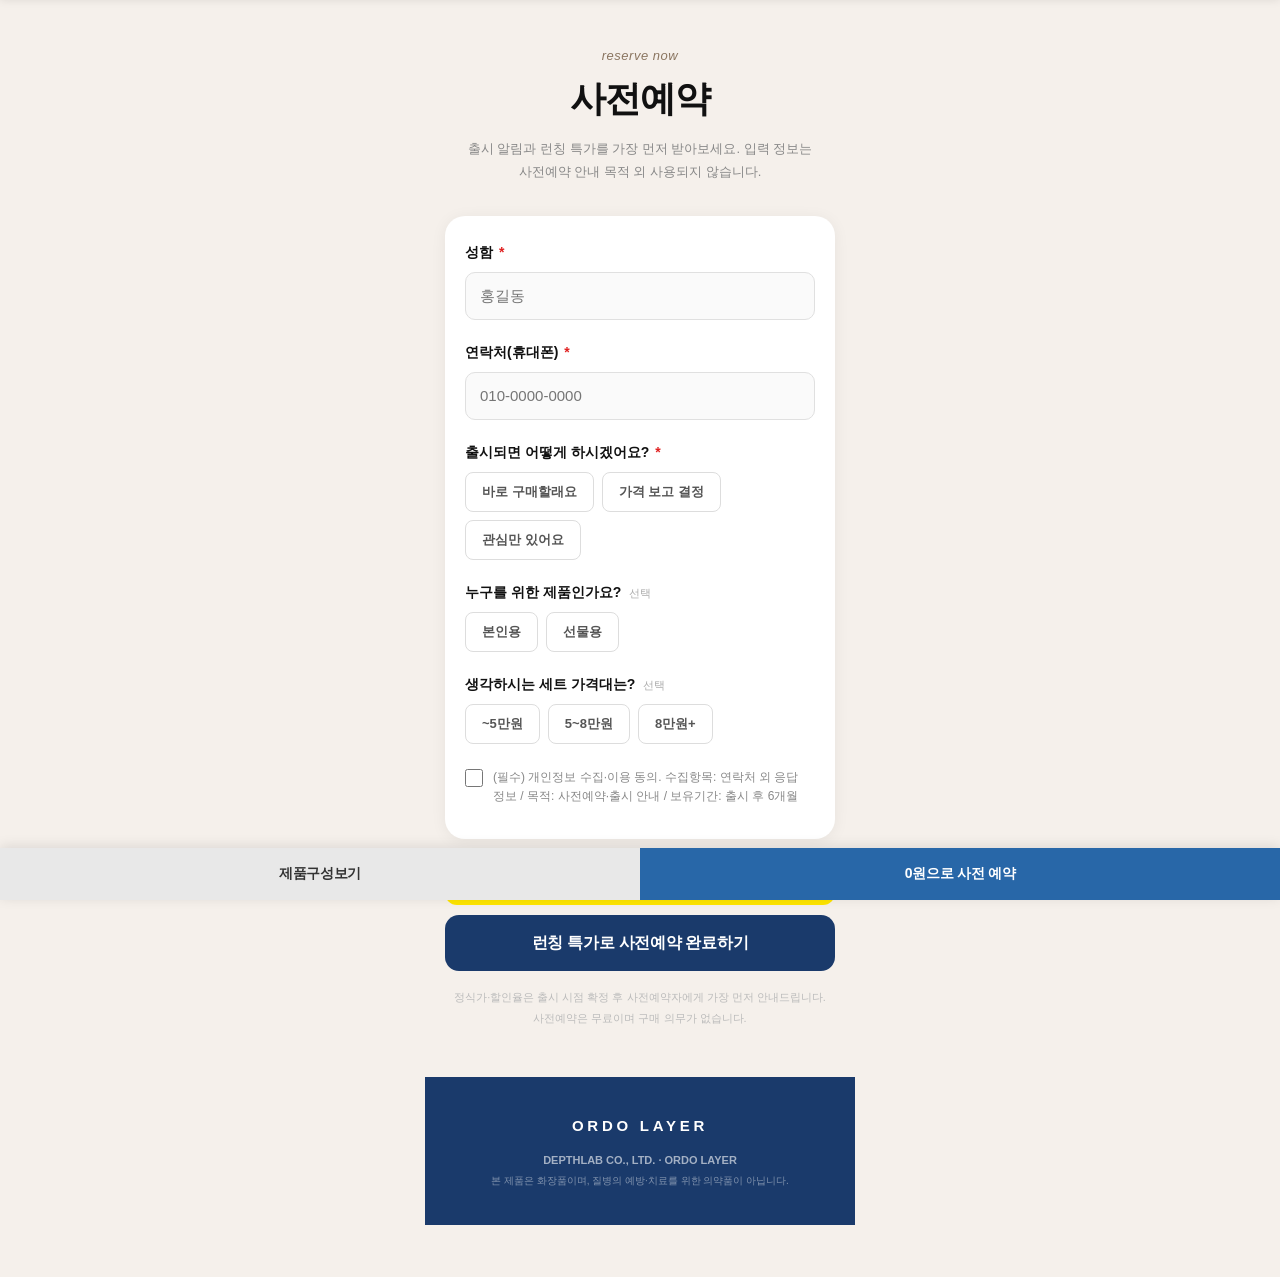
<file: reserve.html>
<!DOCTYPE html>
<html lang="ko">
<head>
  <meta charset="UTF-8">
  <meta name="viewport" content="width=device-width, initial-scale=1.0, maximum-scale=1.0, user-scalable=no">
  <title>사전예약 | ORDO LAYER</title>
  <style>
    @import url('https://fonts.googleapis.com/css2?family=Nanum+Myeongjo&display=swap');

    :root {
      --base-width: 393px;
      --max-width: 430px;
    }
    * { margin: 0; padding: 0; box-sizing: border-box; word-break: keep-all; }
    body {
      font-family: 'Apple SD Gothic Neo', 'Noto Sans KR', sans-serif;
      background: #f5f0eb;
      display: flex;
      justify-content: center;
      min-height: 100vh;
      padding-bottom: 52px;
    }
    .page-wrapper {
      width: 100%;
      max-width: var(--max-width);
      background: #f5f0eb;
      min-height: 100vh;
      display: flex;
      flex-direction: column;
    }

    /* 스크롤 고정 헤더 */
    .res-fixed-header {
      position: fixed;
      top: 0; left: 0; right: 0;
      z-index: 1000;
      background: repeating-linear-gradient(90deg, #ffffff 0px, #ffffff 10px, #87CEEB 10px, #87CEEB 20px);
      height: 52px;
      display: flex;
      align-items: center;
      justify-content: center;
      box-shadow: 0 1px 8px rgba(0,0,0,0.08);
      transform: translateY(-100%);
      transition: transform 0.3s ease;
    }
    .res-fixed-header.show { transform: translateY(0); }

    /* 하단 고정 2버튼 바 */
    .res-fixed-bar {
      position: fixed;
      bottom: 0; left: 0; right: 0;
      width: 100%;
      height: 52px;
      display: flex;
      z-index: 9999;
      box-shadow: 0 -2px 12px rgba(0,0,0,0.1);
    }
    .res-fixed-bar.hidden { display: none; }
    .res-bar-btn {
      flex: 1;
      display: flex;
      align-items: center;
      justify-content: center;
      font-size: clamp(12px, 3.5vw, 14px);
      font-weight: 700;
      font-family: inherit;
      border: none;
      cursor: pointer;
      text-decoration: none;
      -webkit-tap-highlight-color: transparent;
      letter-spacing: -0.3px;
    }
    .res-bar-left { background: #e8e8e8; color: #333; }
    .res-bar-right { background: #2867a8; color: #fff; }

    /* 폼 영역 */
    .form-wrap {
      flex: 1;
      padding-bottom: 8px;
    }
    .form-header {
      padding: 48px 28px 32px;
      text-align: center;
    }
    .form-eyebrow {
      display: block;
      font-style: italic;
      font-size: clamp(11px, 3.3vw, 13px);
      font-weight: 500;
      color: #8a7560;
      letter-spacing: 0.04em;
      margin-bottom: 12px;
    }
    .form-title {
      font-size: clamp(28px, 8.5vw, 36px);
      font-weight: 900;
      color: #111;
      letter-spacing: -1px;
      margin-bottom: 14px;
    }
    .form-desc {
      font-size: clamp(11px, 3.3vw, 13px);
      color: #888;
      line-height: 1.75;
      word-break: keep-all;
    }
    .form-card {
      background: #fff;
      border-radius: 20px;
      margin: 0 20px 16px;
      padding: 28px 20px 8px;
      box-shadow: 0 2px 16px rgba(0,0,0,0.06);
    }
    .form-field { margin-bottom: 24px; }
    .form-field-label {
      display: block;
      font-size: clamp(12px, 3.5vw, 14px);
      font-weight: 700;
      color: #111;
      margin-bottom: 10px;
    }
    .field-required { color: #e02020; margin-left: 2px; }
    .field-optional {
      font-size: clamp(10px, 2.8vw, 11px);
      font-weight: 400;
      color: #aaa;
      margin-left: 4px;
    }
    .form-input {
      width: 100%;
      height: 48px;
      border: 1.5px solid #e0e0e0;
      border-radius: 10px;
      padding: 0 14px;
      font-size: clamp(13px, 3.8vw, 15px);
      color: #111;
      background: #fafafa;
      outline: none;
      box-sizing: border-box;
      font-family: inherit;
    }
    .form-input:focus { border-color: #1a3a6b; background: #fff; }
    .choice-group {
      display: flex;
      flex-wrap: wrap;
      gap: 8px;
    }
    .choice-btn {
      border: 1.5px solid #ddd;
      border-radius: 8px;
      padding: 10px 16px;
      font-size: clamp(11px, 3.3vw, 13px);
      font-weight: 600;
      color: #555;
      background: #fff;
      cursor: pointer;
      font-family: inherit;
      transition: background 0.15s, color 0.15s, border-color 0.15s;
      -webkit-tap-highlight-color: transparent;
    }
    .choice-btn.selected {
      background: #1a3a6b;
      color: #fff;
      border-color: #1a3a6b;
    }
    .check-label {
      display: flex;
      align-items: flex-start;
      gap: 10px;
      cursor: pointer;
    }
    .form-checkbox {
      width: 18px;
      height: 18px;
      flex-shrink: 0;
      margin-top: 1px;
      accent-color: #1a3a6b;
      cursor: pointer;
    }
    .check-text {
      font-size: clamp(11px, 3vw, 12px);
      color: #888;
      line-height: 1.65;
      word-break: keep-all;
    }
    .kakao-btn {
      display: flex;
      align-items: center;
      justify-content: center;
      background: #FEE500;
      border-radius: 12px;
      height: 50px;
      margin: 0 20px 10px;
      text-decoration: none;
      -webkit-tap-highlight-color: transparent;
    }
    .kakao-btn span {
      font-size: clamp(12px, 3.5vw, 14px);
      font-weight: 700;
      color: #3C1E1E;
    }
    .submit-btn {
      display: block;
      width: calc(100% - 40px);
      margin: 0 20px 16px;
      background: #1a3a6b;
      color: #fff;
      border: none;
      border-radius: 14px;
      height: 56px;
      font-size: clamp(13px, 4vw, 16px);
      font-weight: 800;
      letter-spacing: -0.3px;
      cursor: pointer;
      font-family: inherit;
      -webkit-tap-highlight-color: transparent;
    }
    .form-notice {
      padding: 0 28px 40px;
      font-size: clamp(10px, 2.8vw, 11px);
      color: #bbb;
      line-height: 1.9;
      text-align: center;
      word-break: keep-all;
    }

    /* 완료 화면 */
    .done-wrap {
      display: none;
      align-items: center;
      justify-content: center;
      flex: 1;
      min-height: 420px;
      padding: 60px 20px;
    }
    .done-card {
      background: #fff;
      border-radius: 24px;
      padding: 44px 28px;
      text-align: center;
      box-shadow: 0 4px 24px rgba(0,0,0,0.08);
      width: 100%;
    }
    .done-icon {
      width: 60px;
      height: 60px;
      background: #1a3a6b;
      border-radius: 50%;
      display: flex;
      align-items: center;
      justify-content: center;
      margin: 0 auto 24px;
      font-size: clamp(20px, 6.5vw, 26px);
      color: #fff;
      font-weight: 700;
    }
    .done-title {
      font-size: clamp(17px, 5.5vw, 22px);
      font-weight: 900;
      color: #111;
      letter-spacing: -0.5px;
      margin-bottom: 16px;
    }
    .done-desc {
      font-size: clamp(12px, 3.5vw, 14px);
      color: #888;
      line-height: 1.8;
      word-break: keep-all;
    }

    /* 푸터 */
    .site-footer {
      background: #1a3a6b;
      padding: 40px 24px 36px;
      text-align: center;
    }
    .footer-brand {
      font-size: clamp(13px, 3.8vw, 15px);
      font-weight: 900;
      color: #fff;
      letter-spacing: 0.25em;
      margin-bottom: 20px;
    }
    .footer-copy {
      font-size: clamp(10px, 2.8vw, 11px);
      color: rgba(255,255,255,0.6);
      margin-bottom: 6px;
      font-weight: 600;
    }
    .footer-disclaimer {
      font-size: clamp(9px, 2.5vw, 10px);
      color: rgba(255,255,255,0.45);
      line-height: 1.7;
    }
  </style>
</head>
<body>

<!-- 스크롤 고정 헤더 -->
<header class="res-fixed-header" id="resFixedHeader">
  <img src="images/logo.png" alt="ORDO LAYER" style="height:32px;">
</header>

<div class="page-wrapper">

  <!-- 폼 영역 -->
  <div class="form-wrap" id="formWrap">

    <div class="form-header">
      <span class="form-eyebrow">reserve now</span>
      <h1 class="form-title">사전예약</h1>
      <p class="form-desc">출시 알림과 런칭 특가를 가장 먼저 받아보세요. 입력 정보는 사전예약 안내 목적 외 사용되지 않습니다.</p>
    </div>

    <div class="form-card">

      <div class="form-field">
        <label class="form-field-label" for="fieldName">성함 <span class="field-required">*</span></label>
        <input type="text" class="form-input" id="fieldName" placeholder="홍길동" autocomplete="name">
      </div>

      <div class="form-field">
        <label class="form-field-label" for="fieldPhone">연락처(휴대폰) <span class="field-required">*</span></label>
        <input type="tel" class="form-input" id="fieldPhone" placeholder="010-0000-0000" maxlength="13" inputmode="numeric">
      </div>

      <div class="form-field">
        <label class="form-field-label">출시되면 어떻게 하시겠어요? <span class="field-required">*</span></label>
        <div class="choice-group" data-name="intent">
          <button type="button" class="choice-btn" data-value="바로 구매할래요">바로 구매할래요</button>
          <button type="button" class="choice-btn" data-value="가격 보고 결정">가격 보고 결정</button>
          <button type="button" class="choice-btn" data-value="관심만 있어요">관심만 있어요</button>
        </div>
      </div>

      <div class="form-field">
        <label class="form-field-label">누구를 위한 제품인가요? <span class="field-optional">선택</span></label>
        <div class="choice-group" data-name="for">
          <button type="button" class="choice-btn" data-value="본인용">본인용</button>
          <button type="button" class="choice-btn" data-value="선물용">선물용</button>
        </div>
      </div>

      <div class="form-field">
        <label class="form-field-label">생각하시는 세트 가격대는? <span class="field-optional">선택</span></label>
        <div class="choice-group" data-name="price">
          <button type="button" class="choice-btn" data-value="~5만원">~5만원</button>
          <button type="button" class="choice-btn" data-value="5~8만원">5~8만원</button>
          <button type="button" class="choice-btn" data-value="8만원+">8만원+</button>
        </div>
      </div>

      <div class="form-field">
        <label class="check-label">
          <input type="checkbox" id="fieldAgree" class="form-checkbox">
          <span class="check-text">(필수) 개인정보 수집·이용 동의. 수집항목: 연락처 외 응답 정보 / 목적: 사전예약·출시 안내 / 보유기간: 출시 후 6개월</span>
        </label>
      </div>

    </div>

    <a href="#" class="kakao-btn">
      <span>카카오 채널 추가하고 출시 알림받기</span>
    </a>

    <button type="button" class="submit-btn" id="submitBtn">런칭 특가로 사전예약 완료하기</button>

    <p class="form-notice">정식가·할인율은 출시 시점 확정 후 사전예약자에게 가장 먼저 안내드립니다.<br>사전예약은 무료이며 구매 의무가 없습니다.</p>

  </div>

  <!-- 완료 화면 -->
  <div class="done-wrap" id="doneWrap">
    <div class="done-card">
      <div class="done-icon">✓</div>
      <p class="done-title">사전예약이 접수되었습니다</p>
      <p class="done-desc">출시 소식과 런칭 특가를 입력하신 연락처로 가장 먼저 안내드리겠습니다. 오르도레이어를 가장 먼저 만나주셔서 감사합니다.</p>
    </div>
  </div>

  <!-- 푸터 -->
  <footer class="site-footer">
    <p class="footer-brand">ORDO LAYER</p>
    <p class="footer-copy">DEPTHLAB CO., LTD. · ORDO LAYER</p>
    <p class="footer-disclaimer">본 제품은 화장품이며, 질병의 예방·치료를 위한 의약품이 아닙니다.</p>
  </footer>

</div>

<!-- 하단 고정 2버튼 바 -->
<div class="res-fixed-bar" id="resFixedBar">
  <a href="index.html" class="res-bar-btn res-bar-left">제품구성보기</a>
  <button type="button" class="res-bar-btn res-bar-right" id="resBarRight">0원으로 사전 예약</button>
</div>

<script>
(function(){
  // 전화번호 자동 하이픈
  var phoneInput = document.getElementById('fieldPhone');
  if(phoneInput) {
    phoneInput.addEventListener('input', function() {
      var v = this.value.replace(/\D/g, '').slice(0, 11);
      if(v.length <= 3) {
        this.value = v;
      } else if(v.length <= 7) {
        this.value = v.slice(0,3) + '-' + v.slice(3);
      } else {
        this.value = v.slice(0,3) + '-' + v.slice(3,7) + '-' + v.slice(7);
      }
    });
  }

  // 선택 버튼 그룹 (단일 선택)
  document.querySelectorAll('.choice-group').forEach(function(group) {
    group.querySelectorAll('.choice-btn').forEach(function(btn) {
      btn.addEventListener('click', function() {
        group.querySelectorAll('.choice-btn').forEach(function(b) { b.classList.remove('selected'); });
        btn.classList.add('selected');
      });
    });
  });

  // 제출
  var submitBtn = document.getElementById('submitBtn');
  var formWrap = document.getElementById('formWrap');
  var doneWrap = document.getElementById('doneWrap');

  if(submitBtn) {
    submitBtn.addEventListener('click', function() {
      var name = (document.getElementById('fieldName') || {}).value || '';
      var phone = (document.getElementById('fieldPhone') || {}).value || '';
      var intent = document.querySelector('.choice-group[data-name="intent"] .choice-btn.selected');
      var agree = document.getElementById('fieldAgree');

      if(!name.trim()) { alert('성함을 입력해주세요.'); return; }
      if(phone.replace(/\D/g,'').length < 10) { alert('올바른 연락처를 입력해주세요.'); return; }
      if(!intent) { alert('구매 의향을 선택해주세요.'); return; }
      if(!agree || !agree.checked) { alert('개인정보 수집·이용에 동의해주세요.'); return; }

      if(formWrap) formWrap.style.display = 'none';
      if(doneWrap) {
        doneWrap.style.display = 'flex';
        window.scrollTo({ top: 0, behavior: 'smooth' });
      }
      var resBar = document.getElementById('resFixedBar');
      if(resBar) resBar.classList.add('hidden');
    });
  }
})();

// 스크롤 고정 헤더 (내릴 때 표시, 올릴 때 숨김)
(function(){
  var header = document.getElementById('resFixedHeader');
  if(!header) return;
  var lastY = 0;
  window.addEventListener('scroll', function() {
    var y = window.pageYOffset;
    if(y > lastY && y > 30) { header.classList.add('show'); }
    else if(y < lastY) { header.classList.remove('show'); }
    lastY = y;
  }, { passive: true });
})();

// 하단 오른쪽 버튼 → 폼으로 스크롤
(function(){
  var btn = document.getElementById('resBarRight');
  if(!btn) return;
  btn.addEventListener('click', function() {
    var t = document.getElementById('formWrap');
    if(t) { t.scrollIntoView({ behavior: 'smooth' }); }
  });
})();
</script>
</body>
</html>
</file>
